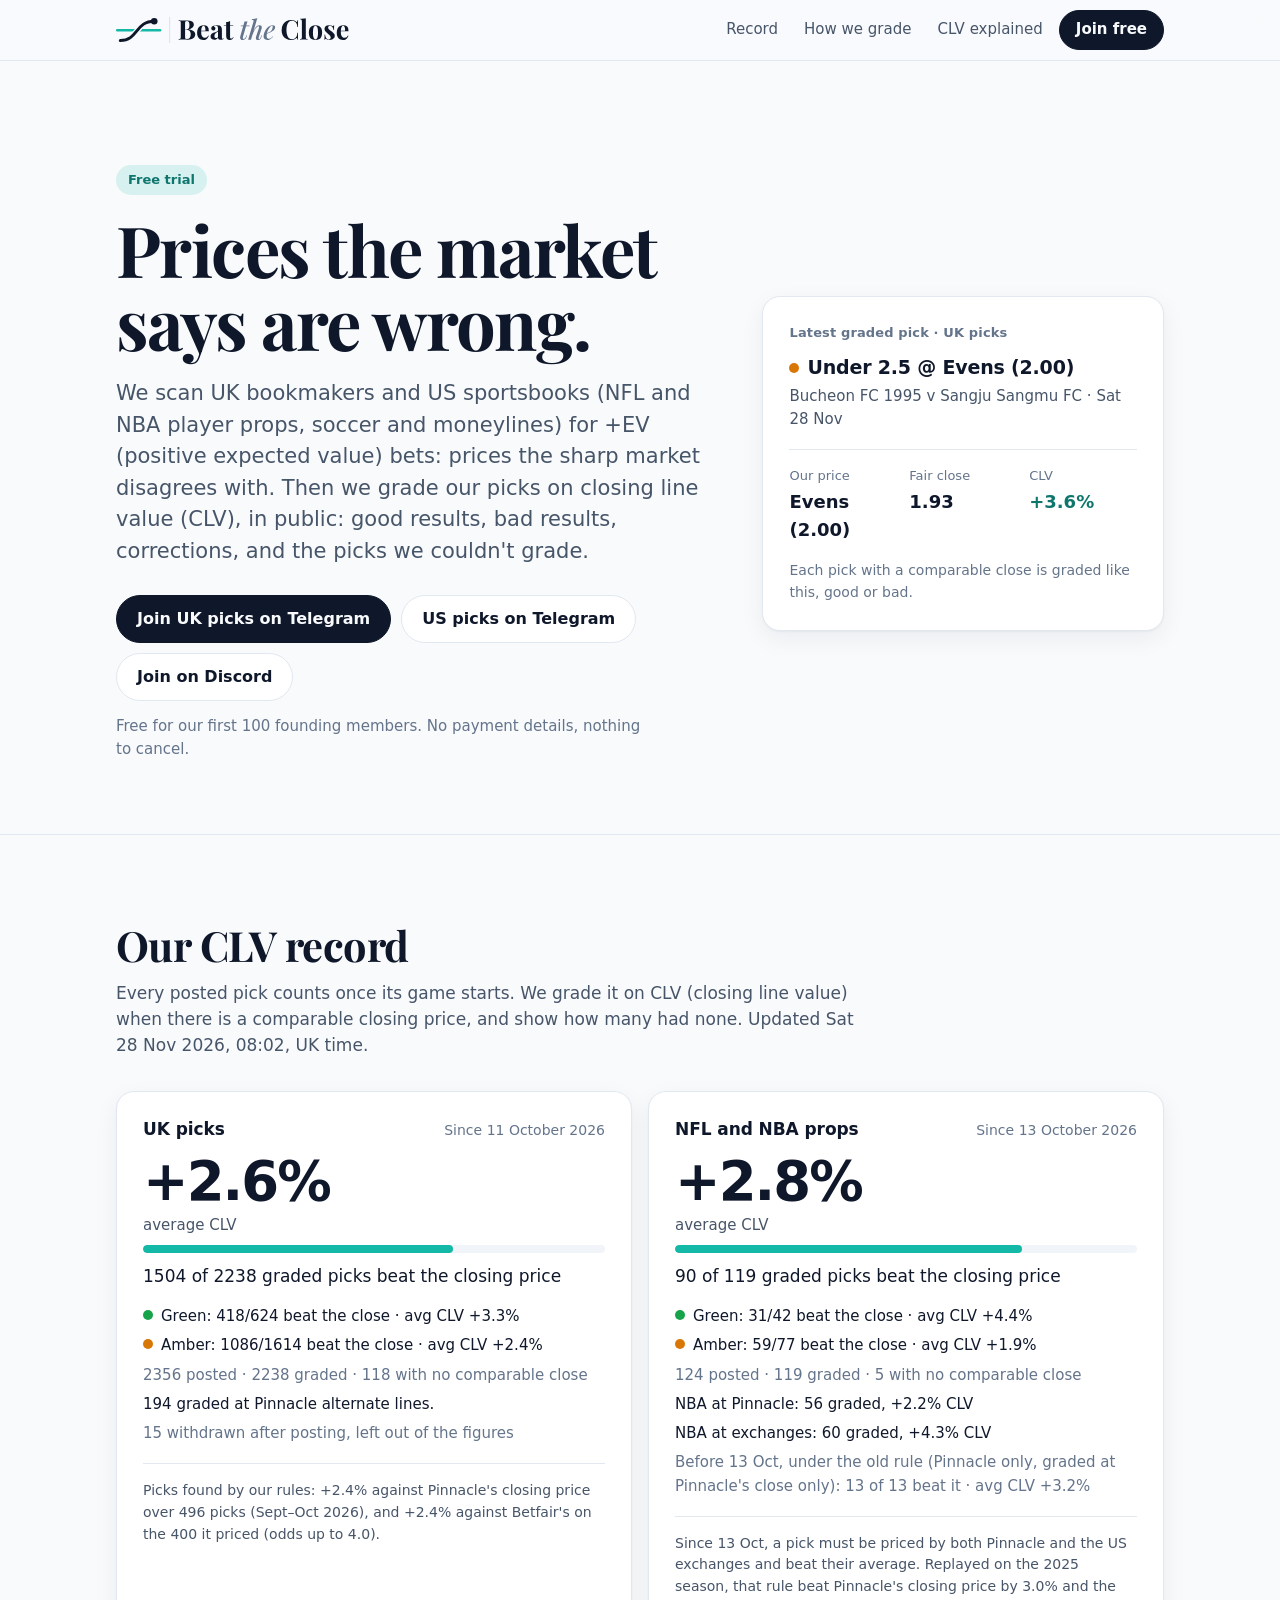
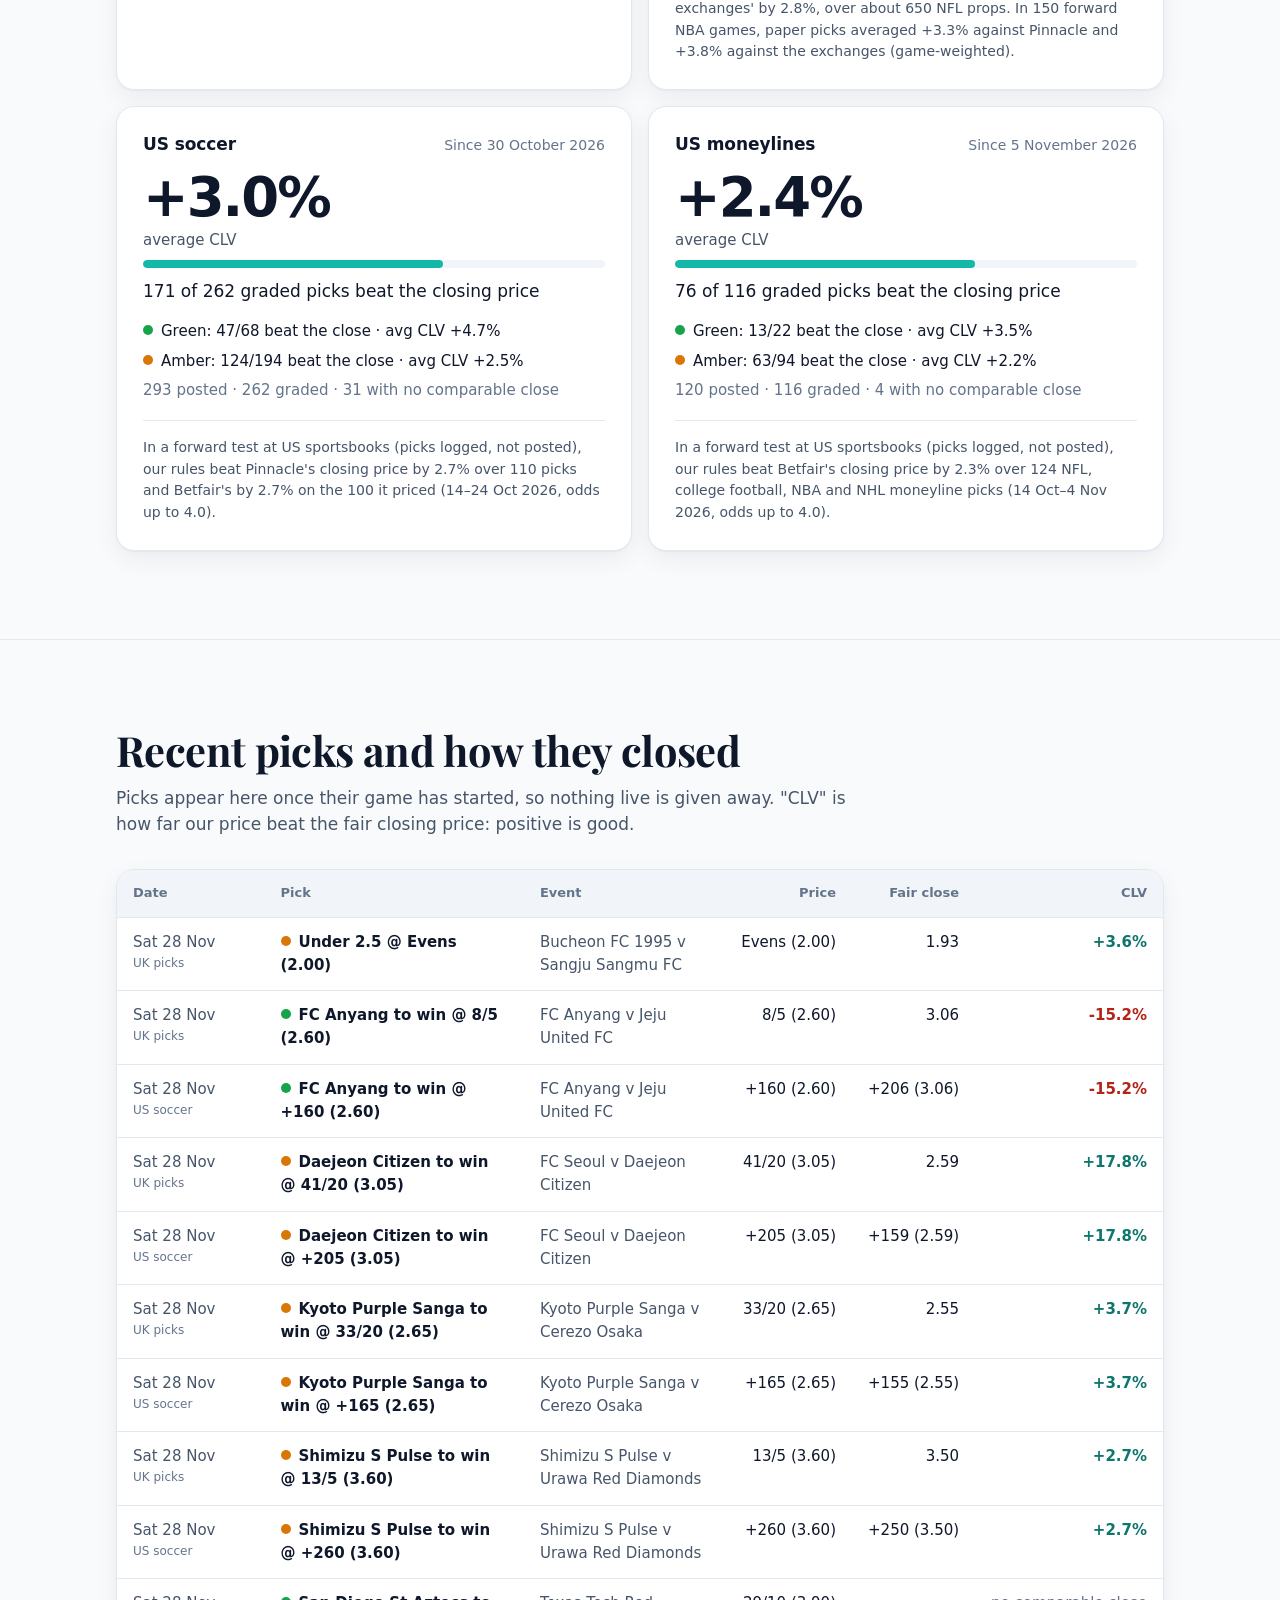
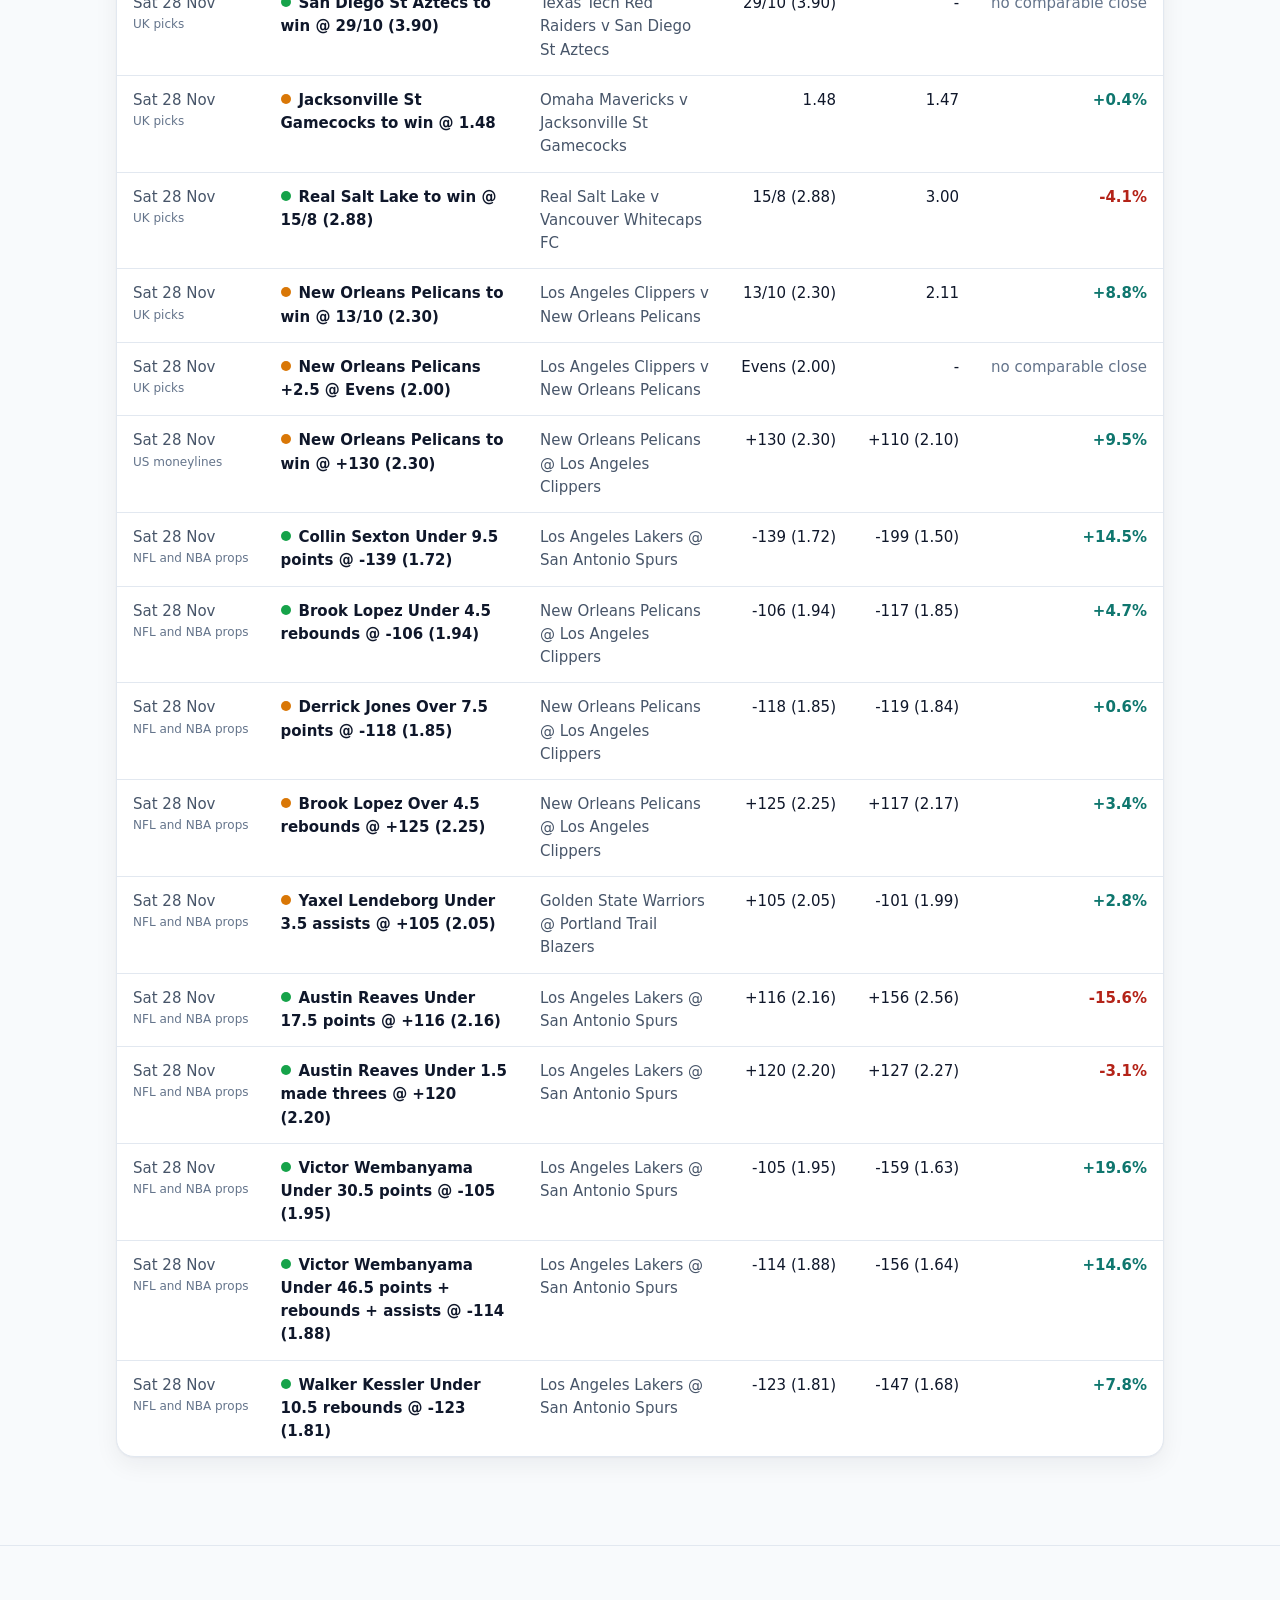
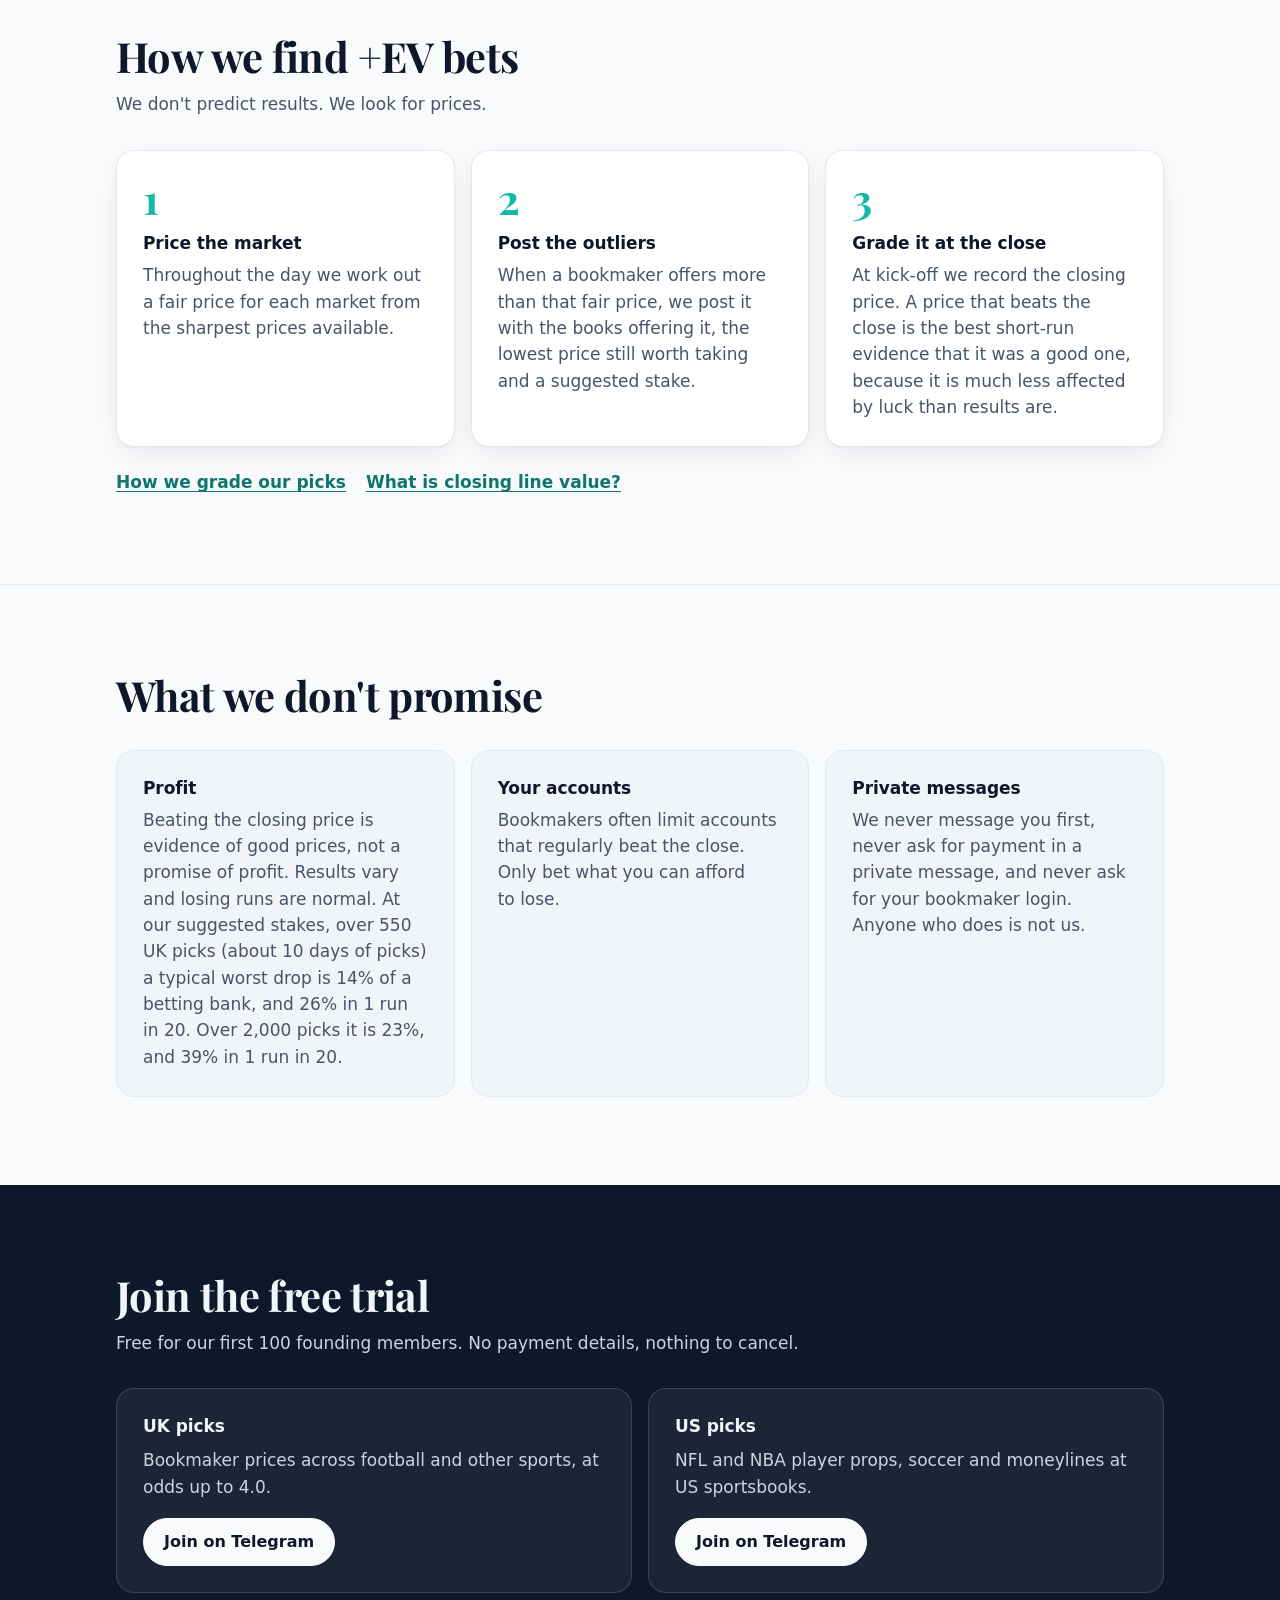
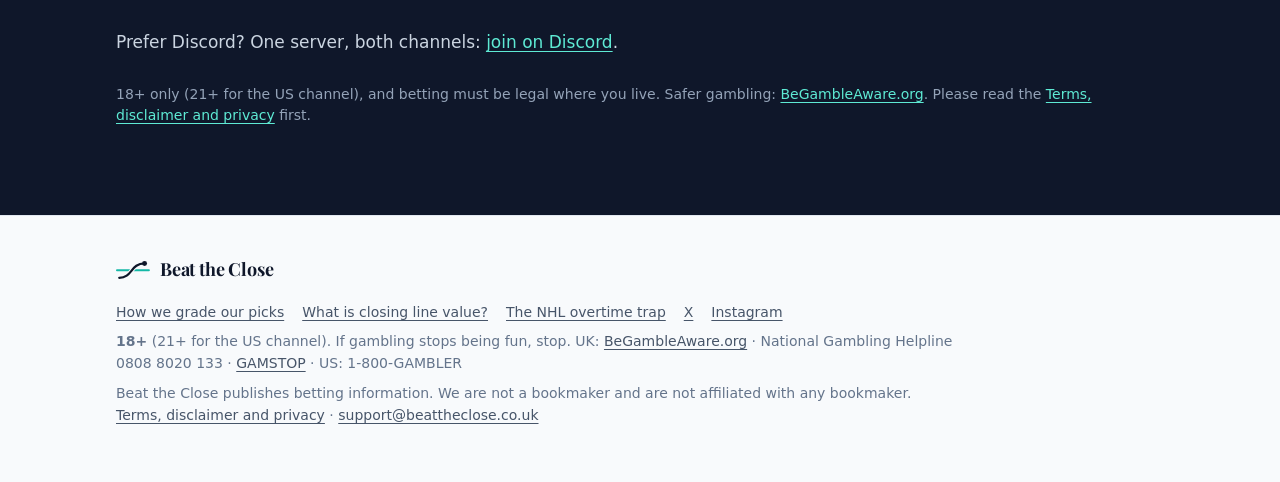
<file: index.html>
<!doctype html>
<html lang="en-GB">
<head>
<meta charset="utf-8">
<meta name="viewport" content="width=device-width, initial-scale=1, viewport-fit=cover">
<meta http-equiv="Content-Security-Policy" content="default-src 'none'; img-src 'self' data:; style-src 'self' 'unsafe-inline'; font-src 'self'; base-uri 'none'; form-action 'none'; upgrade-insecure-requests">
<meta name="referrer" content="strict-origin-when-cross-origin">
<title>+EV bets graded on closing line value (CLV) · Beat the Close</title>
<meta name="description" content="+EV bets from UK bookmakers and US sportsbooks, each graded on closing line value (CLV) in public. Free trial. 18+ · BeGambleAware.org.">
<meta name="robots" content="index, follow">
<meta name="color-scheme" content="light dark">
<meta name="theme-color" content="#f8fafc" media="(prefers-color-scheme: light)">
<meta name="theme-color" content="#0f172a" media="(prefers-color-scheme: dark)">
<link rel="canonical" href="https://beattheclose.co.uk/">
<link rel="icon" href="/favicon.ico" sizes="32x32">
<link rel="icon" href="/favicon.svg" type="image/svg+xml">
<link rel="apple-touch-icon" href="/apple-touch-icon.png">
<link rel="preload" href="/display.woff" as="font" type="font/woff" crossorigin>
<meta property="og:type" content="website">
<meta property="og:site_name" content="Beat the Close">
<meta property="og:url" content="https://beattheclose.co.uk/">
<meta property="og:title" content="+EV bets graded on closing line value (CLV) · Beat the Close">
<meta property="og:description" content="+EV bets from UK bookmakers and US sportsbooks, each graded on closing line value (CLV) in public. Free trial. 18+ · BeGambleAware.org.">
<meta property="og:image" content="https://beattheclose.co.uk/og-image.png">
<meta property="og:image:width" content="1200">
<meta property="og:image:height" content="630">
<meta property="og:image:alt" content="Beat the Close: every pick graded against the closing line, in public.">
<meta name="twitter:card" content="summary_large_image">
<link rel="stylesheet" href="/style.css">
<script type="application/ld+json">{"@context": "https://schema.org", "@type": "Organization", "@id": "https://beattheclose.co.uk/#org", "name": "Beat the Close", "url": "https://beattheclose.co.uk/", "logo": "https://beattheclose.co.uk/logo.png", "email": "support@beattheclose.co.uk", "sameAs": ["https://x.com/BeatTheCloseUK", "https://www.instagram.com/beattheclose/"]}</script>
<script type="application/ld+json">{"@context": "https://schema.org", "@type": "WebSite", "name": "Beat the Close", "url": "https://beattheclose.co.uk/", "publisher": {"@id": "https://beattheclose.co.uk/#org"}}</script>
</head>
<body>
<a class="skip" href="#main">Skip to content</a>
<header class="site-header"><div class="wrap">
  <a class="brand" href="/" aria-label="Beat the Close, home"><svg class="logo" role="img" aria-label="Beat the Close" xmlns="http://www.w3.org/2000/svg" viewBox="0.0 -117.5 1212.2 135.0" data-w="1212" data-h="135">

<g transform="translate(-16.15 -186.98) scale(0.52083)">
<mask id="logo-gap" maskUnits="userSpaceOnUse" x="0" y="0" width="512" height="512"><rect width="512" height="512" fill="#fff"/><path d="M74 368C252 368 222 176 412 176" fill="none" stroke="#000" stroke-width="56" stroke-linecap="round"/></mask>
<line x1="44" y1="266" x2="470" y2="266" style="stroke:var(--logo-line,#14B8A6)" stroke-width="26" stroke-linecap="round" mask="url(#logo-gap)"/>
<path d="M74 368C252 368 222 176 412 176" fill="none" stroke="currentColor" stroke-width="30" stroke-linecap="round"/>
<circle cx="412" cy="176" r="33" fill="currentColor"/>
</g>
<rect x="277.42" y="-117.50" width="3.50" height="135.00" style="fill:var(--logo-divider,#CBD5E1)"/>
<path fill="currentColor" d="M325.66 -100Q329.33 -99.86 335.26 -99.72Q341.2 -99.58 347.13 -99.58Q354.03 -99.58 360.35 -99.72Q366.66 -99.86 369.31 -99.86Q386.85 -99.86 395.52 -93.64Q404.19 -87.43 404.19 -77.68Q404.19 -72.74 401.26 -67.67Q398.32 -62.6 392.1 -58.63Q385.89 -54.66 376.03 -52.85V-52.57Q389.22 -51.58 396.99 -47.74Q404.76 -43.9 408.15 -38.55Q411.54 -33.19 411.54 -27.4Q411.54 -18.5 406.88 -12.4Q402.22 -6.3 393.46 -3.15Q384.71 0 372.55 0Q369.28 0 362.86 -0.21Q356.45 -0.42 347.41 -0.42Q341.2 -0.42 335.26 -0.35Q329.33 -0.28 325.66 0V-2.82Q330.21 -3.11 332.46 -3.95Q334.71 -4.8 335.48 -7.34Q336.26 -9.89 336.26 -14.97V-85.03Q336.26 -90.25 335.47 -92.73Q334.69 -95.2 332.41 -96.12Q330.13 -97.03 325.66 -97.18ZM367.47 -97.18Q362.03 -97.18 360.37 -94.77Q358.71 -92.37 358.71 -85.03V-14.97Q358.71 -10.03 359.49 -7.49Q360.27 -4.94 362.35 -4.1Q364.43 -3.25 368.46 -3.25Q378.75 -3.25 383.42 -9.68Q388.09 -16.1 388.09 -27.97Q388.09 -38.84 382.65 -44.77Q377.22 -50.71 364.65 -50.71H352.64Q352.64 -50.71 352.64 -51.91Q352.64 -53.11 352.64 -53.11H364.79Q371.42 -53.11 375.02 -56.29Q378.61 -59.46 379.96 -64.76Q381.31 -70.06 381.31 -76.13Q381.31 -86.58 378.1 -91.88Q374.89 -97.18 367.47 -97.18ZM455.61 -75.06Q468.04 -75.06 475.11 -67.67Q482.19 -60.28 482.19 -43.64H435.72L435.49 -46.33H464.39Q464.59 -53.25 463.6 -59.11Q462.61 -64.97 460.46 -68.5Q458.32 -72.03 454.79 -72.03Q449.9 -72.03 446.45 -65.83Q443.01 -59.63 442.19 -45.25L442.7 -44.35Q442.5 -42.66 442.44 -40.79Q442.39 -38.93 442.39 -36.98Q442.39 -27.2 445.11 -21.13Q447.84 -15.06 452.09 -12.34Q456.34 -9.63 460.78 -9.63Q463.66 -9.63 466.83 -10.51Q470.01 -11.38 473.26 -13.86Q476.51 -16.33 479.33 -20.96L481.91 -20Q480.27 -14.75 476.61 -9.65Q472.95 -4.55 467.24 -1.29Q461.54 1.98 453.63 1.98Q444.14 1.98 436.78 -2.09Q429.42 -6.16 425.24 -14.55Q421.06 -22.94 421.06 -35.79Q421.06 -48.9 425.52 -57.61Q429.98 -66.33 437.82 -70.69Q445.66 -75.06 455.61 -75.06ZM509.9 0.99Q503.6 0.99 499.36 -1.41Q495.13 -3.81 493.11 -7.85Q491.09 -11.89 491.09 -16.69Q491.09 -22.74 493.85 -26.57Q496.62 -30.4 501.02 -32.75Q505.41 -35.11 510.3 -36.69Q515.18 -38.28 519.57 -39.76Q523.97 -41.24 526.74 -43.26Q529.5 -45.28 529.5 -48.53V-59.58Q529.5 -63.31 528.33 -66.16Q527.16 -69.01 524.7 -70.62Q522.24 -72.23 518.23 -72.23Q515.46 -72.23 512.63 -71.45Q509.79 -70.68 507.89 -68.76Q511.93 -67.43 514.08 -64.53Q516.23 -61.64 516.23 -57.85Q516.23 -53.05 512.95 -50.28Q509.67 -47.51 505.04 -47.51Q500.01 -47.51 497.39 -50.68Q494.76 -53.84 494.76 -58.28Q494.76 -62.37 496.81 -65.1Q498.85 -67.82 502.61 -70.14Q506.45 -72.49 512.07 -73.77Q517.7 -75.06 524.19 -75.06Q530.66 -75.06 535.86 -73.71Q541.06 -72.37 544.67 -68.73Q547.92 -65.51 548.88 -60.76Q549.84 -56.02 549.84 -48.9V-10.48Q549.84 -6.95 550.56 -5.56Q551.28 -4.18 552.95 -4.18Q554.25 -4.18 555.45 -4.89Q556.65 -5.59 558.04 -6.64L559.5 -4.24Q556.45 -1.72 552.63 -0.37Q548.8 0.99 543.94 0.99Q538.66 0.99 535.59 -0.47Q532.53 -1.92 531.19 -4.51Q529.84 -7.09 529.76 -10.48Q526.45 -5.14 521.67 -2.08Q516.88 0.99 509.9 0.99ZM519.98 -8.05Q522.78 -8.05 525.11 -9.42Q527.44 -10.79 529.5 -13.79V-42.74Q528.23 -40.68 525.96 -38.97Q523.69 -37.26 521.14 -35.51Q518.6 -33.76 516.33 -31.61Q514.05 -29.46 512.6 -26.4Q511.14 -23.33 511.14 -18.87Q511.14 -13.39 513.59 -10.72Q516.03 -8.05 519.98 -8.05ZM592.27 -96.19V-73.02H608.94V-70.2H592.27V-13.16Q592.27 -8.9 593.83 -7.1Q595.38 -5.31 598.43 -5.31Q601.06 -5.31 603.57 -7.25Q606.09 -9.18 608.09 -13.81L610.49 -12.51Q608.15 -6.19 603.56 -2.1Q598.97 1.98 591.11 1.98Q586.4 1.98 582.91 0.78Q579.42 -0.42 577.02 -2.77Q573.91 -5.93 572.92 -10.49Q571.93 -15.06 571.93 -22.46V-70.2H560.07V-73.02H571.93V-91.67Q577.84 -91.72 582.82 -92.78Q587.81 -93.84 592.27 -96.19Z"/>
<path style="fill:var(--logo-the,#64748B)" d="M693.76 -72.74 693.33 -69.92H647.71L648.42 -72.74ZM658.64 -12.01Q657.46 -7.68 659.14 -5.75Q660.82 -3.81 663.67 -3.81Q666.72 -3.81 669.83 -6.58Q672.94 -9.35 675.76 -17.26L677.8 -22.88H680.48L677.57 -14.21Q674.55 -5.25 669.49 -1.64Q664.43 1.98 657.6 1.98Q651.55 1.98 648.36 -0.66Q645.17 -3.31 644.57 -8.02Q643.98 -12.74 645.7 -18.7L667.34 -94.07Q671.61 -94.21 675.48 -94.63Q679.35 -95.06 682.65 -96.05ZM700.96 0H686.13L714.09 -94.21Q715.51 -99.01 713.76 -101.27Q712 -103.53 705.08 -103.53L705.96 -106.5Q714.49 -106.64 721.26 -108.12Q728.02 -109.6 733.87 -112.29ZM704.77 -20.76Q710.22 -36.07 715.1 -46.48Q719.97 -56.89 724.73 -63.11Q729.49 -69.32 734.53 -72.02Q739.57 -74.72 745.11 -74.72Q751.83 -74.72 754.46 -71.61Q757.09 -68.5 756.91 -63.57Q756.72 -58.64 754.97 -53.39L741.21 -12.01Q740.03 -8.28 740.35 -6.05Q740.68 -3.81 743.36 -3.81Q745.76 -3.81 748.25 -6.48Q750.73 -9.15 753.56 -17.12L755.62 -22.88H758.3L754.77 -12.57Q752.8 -6.64 749.82 -3.53Q746.83 -0.42 743.52 0.78Q740.2 1.98 737.06 1.98Q731.04 1.98 728.53 -0.72Q726.02 -3.42 726.26 -8.15Q726.5 -12.88 728.39 -18.7L741.55 -58.33Q742.29 -60.54 742.78 -63.14Q743.28 -65.73 742.6 -67.54Q741.92 -69.35 739.01 -69.35Q735.73 -69.35 731.89 -66.05Q728.05 -62.74 723.97 -56.67Q719.89 -50.59 715.9 -42.22Q711.92 -33.84 708.28 -23.77Q704.63 -13.7 701.55 -2.34ZM779.15 -31.58Q786.38 -34.15 792.4 -36.84Q798.42 -39.52 802.2 -42.6Q807.4 -46.98 810.49 -53.02Q813.59 -59.07 813.59 -66.24Q813.59 -69.92 813.02 -70.97Q812.46 -72.03 811.33 -72.03Q807.94 -72.03 804 -68.91Q800.06 -65.79 796.24 -60.38Q792.43 -54.97 789.25 -48.11Q786.07 -41.24 784.17 -33.57Q782.26 -25.9 782.26 -18.39Q782.26 -10.99 785.06 -7.9Q787.85 -4.8 792.4 -4.8Q797.03 -4.8 802.68 -7.71Q808.33 -10.62 813.76 -18.08L816.02 -16.95Q813.25 -12.29 808.73 -7.91Q804.21 -3.53 798.47 -0.78Q792.74 1.98 786.16 1.98Q780.31 1.98 775.8 -0.28Q771.3 -2.54 768.83 -6.99Q766.35 -11.44 766.35 -17.94Q766.35 -24.46 768.69 -32.15Q771.02 -39.83 775.31 -47.34Q779.6 -54.86 785.58 -61.09Q791.55 -67.32 798.84 -71.02Q806.13 -74.72 814.43 -74.72Q819.43 -74.72 822.87 -72.25Q826.3 -69.77 826.3 -64.77Q826.3 -59.18 823.08 -54.34Q819.86 -49.49 814.52 -45.49Q809.18 -41.5 802.85 -38.39Q796.52 -35.28 790.3 -33.02Q784.07 -30.76 779.01 -29.38Z"/>
<path fill="currentColor" d="M909.89 -101.98Q919.21 -101.98 925.21 -99.22Q931.21 -96.47 935.87 -92.8Q938.7 -90.68 940.18 -92.3Q941.67 -93.93 942.23 -100H945.48Q945.2 -94.52 945.05 -86.65Q944.91 -78.79 944.91 -65.82H941.67Q940.93 -72.32 939.83 -76.94Q938.73 -81.55 936.72 -85.03Q934.72 -88.5 931.04 -91.38Q927.51 -94.89 922.87 -96.61Q918.22 -98.33 913.16 -98.33Q905.56 -98.33 900.2 -94.28Q894.83 -90.23 891.48 -83.35Q888.13 -76.47 886.58 -67.75Q885.03 -59.04 885.03 -49.72Q885.03 -40.23 886.66 -31.54Q888.3 -22.85 891.76 -16.09Q895.22 -9.32 900.7 -5.38Q906.18 -1.44 913.73 -1.44Q918.39 -1.44 923.15 -3.18Q927.91 -4.92 931.27 -8.28Q936.75 -12.54 938.71 -18.87Q940.68 -25.2 941.67 -35.59H944.91Q944.91 -22.15 945.05 -13.88Q945.2 -5.62 945.48 0H942.23Q941.67 -6.07 940.32 -7.63Q938.98 -9.18 935.87 -7.2Q930.65 -3.53 924.79 -0.78Q918.92 1.98 909.74 1.98Q894.8 1.98 883.56 -4.1Q872.31 -10.17 866.1 -21.61Q859.89 -33.05 859.89 -49.15Q859.89 -64.97 866.31 -76.84Q872.74 -88.7 883.98 -95.34Q895.22 -101.98 909.89 -101.98ZM985.56 -110.56V-13.13Q985.56 -7.2 987.61 -5.08Q989.66 -2.97 994.6 -2.97V0Q991.97 -0.14 986.62 -0.35Q981.27 -0.56 975.73 -0.56Q970.27 -0.56 964.64 -0.35Q959.01 -0.14 956.19 0V-2.97Q961.13 -2.97 963.18 -5.08Q965.22 -7.2 965.22 -13.12V-93.63Q965.22 -99.97 963.32 -103.01Q961.42 -106.05 956.19 -106.05V-109.01Q960.7 -108.59 964.94 -108.59Q970.82 -108.59 976 -109.08Q981.18 -109.58 985.56 -110.56ZM1035.82 -75.06Q1046.04 -75.06 1053.8 -71.23Q1061.55 -67.4 1065.99 -58.93Q1070.42 -50.45 1070.42 -36.47Q1070.42 -22.49 1065.99 -14.04Q1061.55 -5.59 1053.8 -1.81Q1046.04 1.98 1035.82 1.98Q1025.73 1.98 1017.91 -1.81Q1010.08 -5.59 1005.65 -14.04Q1001.21 -22.49 1001.21 -36.47Q1001.21 -50.45 1005.65 -58.93Q1010.08 -67.4 1017.91 -71.23Q1025.73 -75.06 1035.82 -75.06ZM1035.82 -72.23Q1030.05 -72.23 1026.3 -63.81Q1022.54 -55.4 1022.54 -36.47Q1022.54 -17.54 1026.3 -9.19Q1030.05 -0.85 1035.82 -0.85Q1041.58 -0.85 1045.34 -9.19Q1049.09 -17.54 1049.09 -36.47Q1049.09 -55.4 1045.34 -63.81Q1041.58 -72.23 1035.82 -72.23ZM1107.06 -75.06Q1113.05 -75.06 1117.47 -73.52Q1121.89 -71.98 1123.9 -70.68Q1128.73 -67.37 1129.8 -74.92H1132.8Q1132.51 -70.88 1132.37 -65.18Q1132.23 -59.49 1132.23 -50.06H1129.24Q1128.56 -55.28 1126.59 -60.31Q1124.63 -65.34 1120.89 -68.64Q1117.15 -71.95 1111.13 -71.95Q1107.03 -71.95 1104.26 -69.58Q1101.5 -67.2 1101.5 -62.85Q1101.5 -58.62 1104.04 -55.41Q1106.58 -52.2 1110.59 -49.34Q1114.6 -46.47 1118.9 -43.19Q1123.67 -39.72 1127.46 -36.27Q1131.24 -32.82 1133.52 -28.71Q1135.79 -24.6 1135.79 -18.98Q1135.79 -12.57 1132.1 -7.85Q1128.42 -3.14 1122.39 -0.58Q1116.35 1.98 1109.01 1.98Q1104.8 1.98 1101.5 1.14Q1098.19 0.31 1095.82 -0.93Q1093.9 -1.89 1092.33 -2.67Q1090.76 -3.45 1089.26 -3.9Q1087.85 -4.35 1086.81 -2.98Q1085.76 -1.61 1085.2 0.99H1082.2Q1082.48 -3.53 1082.63 -10.03Q1082.77 -16.53 1082.77 -27.26H1085.76Q1086.67 -19.6 1088.88 -13.76Q1091.1 -7.91 1095.01 -4.59Q1098.93 -1.27 1104.8 -1.27Q1107.29 -1.27 1109.55 -2.29Q1111.81 -3.31 1113.28 -5.51Q1114.74 -7.71 1114.74 -11.3Q1114.74 -17.51 1110.69 -21.64Q1106.64 -25.76 1100.48 -30.57Q1095.9 -34.24 1091.88 -37.78Q1087.85 -41.33 1085.31 -45.64Q1082.77 -49.94 1082.77 -55.57Q1082.77 -61.92 1086.17 -66.24Q1089.57 -70.56 1095.14 -72.81Q1100.7 -75.06 1107.06 -75.06ZM1180.76 -75.06Q1193.19 -75.06 1200.27 -67.67Q1207.34 -60.28 1207.34 -43.64H1160.87L1160.65 -46.33H1189.55Q1189.74 -53.25 1188.76 -59.11Q1187.77 -64.97 1185.62 -68.5Q1183.47 -72.03 1179.94 -72.03Q1175.05 -72.03 1171.61 -65.83Q1168.16 -59.63 1167.34 -45.25L1167.85 -44.35Q1167.65 -42.66 1167.6 -40.79Q1167.54 -38.93 1167.54 -36.98Q1167.54 -27.2 1170.27 -21.13Q1172.99 -15.06 1177.24 -12.34Q1181.5 -9.63 1185.93 -9.63Q1188.81 -9.63 1191.99 -10.51Q1195.17 -11.38 1198.42 -13.86Q1201.67 -16.33 1204.49 -20.96L1207.06 -20Q1205.42 -14.75 1201.76 -9.65Q1198.11 -4.55 1192.4 -1.29Q1186.69 1.98 1178.78 1.98Q1169.29 1.98 1161.93 -2.09Q1154.57 -6.16 1150.39 -14.55Q1146.21 -22.94 1146.21 -35.79Q1146.21 -48.9 1150.68 -57.61Q1155.14 -66.33 1162.98 -70.69Q1170.82 -75.06 1180.76 -75.06Z"/>
</svg></a>
  <nav class="site-nav" aria-label="Sections">
    <a class="link" href="/#record">Record</a><a class="link" href="/how-we-grade/">How we grade</a><a class="link" href="/closing-line-value/">CLV explained</a>
    <a class="btn primary small" href="/#join">Join free</a>
  </nav>
</div></header>

<main id="main">
  <div class="wrap hero">
    <div>
      <p class="badge">Free trial</p>
      <h1>Prices the market says are wrong.</h1>
      <p class="lead">We scan UK bookmakers and US sportsbooks (NFL and NBA player props, soccer and moneylines) for +EV (positive expected value) bets: prices the sharp market disagrees
         with. Then we grade our picks on closing line value (CLV), in public: good results, bad results, corrections, and
         the picks we couldn't grade.</p>
      <div class="buttons"><a class="btn primary" href="https://t.me/+t6P7BA5DvUY2Y2Q8" rel="noopener">Join UK picks on Telegram</a><a class="btn " href="https://t.me/+v_nTTCn0uIU0NDE0" rel="noopener">US picks on Telegram</a><a class="btn " href="https://discord.gg/E3mRSd9egq" rel="noopener">Join on Discord</a></div>
      <p class="note">Free for our first 100 founding members. No payment details, nothing to cancel.</p>
    </div>
    <aside class="card latest" aria-label="Latest graded pick"><p class="eyebrow">Latest graded pick · UK picks</p><p class="latest-pick"><span class="dot amber" aria-hidden="true"></span>Under 2.5 @ Evens (2.00)</p><p class="latest-event">Bucheon FC 1995 v Sangju Sangmu FC · Sat 28 Nov</p><dl class="grade"><div><dt>Our price</dt><dd>Evens (2.00)</dd></div><div><dt>Fair close</dt><dd>1.93</dd></div><div><dt>CLV</dt><dd><span class="pos">+3.6%</span></dd></div></dl><p class="note">Each pick with a comparable close is graded like this, good or bad.</p></aside>
  </div>

  <section id="record"><div class="wrap">
    <div class="section-head">
      <h2>Our CLV record</h2>
      <p>Every posted pick counts once its game starts. We grade it on CLV (closing line value) when there is a
         comparable closing price, and show how many had none. Updated Sat 28 Nov 2026, 08:02, UK time.</p>
    </div>
    <div class="cards"><article class="card record-card"><div class="card-head"><h3>UK picks</h3><span class="since">Since 11 October 2026</span></div><p class="big">+2.6%<span>average CLV</span></p><div class="meter" role="img" aria-label="67% of graded picks beat the closing price"><span style="width:67%"></span></div><p class="sub">1504 of 2238 graded picks beat the closing price</p><ul class="bands"><li><span class="dot green" aria-hidden="true"></span>Green: 418/624 beat the close · avg CLV +3.3%</li><li><span class="dot amber" aria-hidden="true"></span>Amber: 1086/1614 beat the close · avg CLV +2.4%</li><li class="muted">2356 posted · 2238 graded · 118 with no comparable close</li><li>194 graded at Pinnacle alternate lines.</li><li class="muted">15 withdrawn after posting, left out of the figures</li></ul><p class="past">Picks found by our rules: +2.4% against Pinnacle&#x27;s closing price over 496 picks (Sept–Oct 2026), and +2.4% against Betfair&#x27;s on the 400 it priced (odds up to 4.0).</p></article><article class="card record-card"><div class="card-head"><h3>NFL and NBA props</h3><span class="since">Since 13 October 2026</span></div><p class="big">+2.8%<span>average CLV</span></p><div class="meter" role="img" aria-label="75% of graded picks beat the closing price"><span style="width:75%"></span></div><p class="sub">90 of 119 graded picks beat the closing price</p><ul class="bands"><li><span class="dot green" aria-hidden="true"></span>Green: 31/42 beat the close · avg CLV +4.4%</li><li><span class="dot amber" aria-hidden="true"></span>Amber: 59/77 beat the close · avg CLV +1.9%</li><li class="muted">124 posted · 119 graded · 5 with no comparable close</li><li>NBA at Pinnacle: 56 graded, +2.2% CLV</li><li>NBA at exchanges: 60 graded, +4.3% CLV</li><li class="muted">Before 13 Oct, under the old rule (Pinnacle only, graded at Pinnacle's close only): 13 of 13 beat it · avg CLV +3.2%</li></ul><p class="past">Since 13 Oct, a pick must be priced by both Pinnacle and the US exchanges and beat their average. Replayed on the 2025 season, that rule beat Pinnacle&#x27;s closing price by 3.0% and the exchanges&#x27; by 2.8%, over about 650 NFL props. In 150 forward NBA games, paper picks averaged +3.3% against Pinnacle and +3.8% against the exchanges (game-weighted).</p></article><article class="card record-card"><div class="card-head"><h3>US soccer</h3><span class="since">Since 30 October 2026</span></div><p class="big">+3.0%<span>average CLV</span></p><div class="meter" role="img" aria-label="65% of graded picks beat the closing price"><span style="width:65%"></span></div><p class="sub">171 of 262 graded picks beat the closing price</p><ul class="bands"><li><span class="dot green" aria-hidden="true"></span>Green: 47/68 beat the close · avg CLV +4.7%</li><li><span class="dot amber" aria-hidden="true"></span>Amber: 124/194 beat the close · avg CLV +2.5%</li><li class="muted">293 posted · 262 graded · 31 with no comparable close</li></ul><p class="past">In a forward test at US sportsbooks (picks logged, not posted), our rules beat Pinnacle&#x27;s closing price by 2.7% over 110 picks and Betfair&#x27;s by 2.7% on the 100 it priced (14–24 Oct 2026, odds up to 4.0).</p></article><article class="card record-card"><div class="card-head"><h3>US moneylines</h3><span class="since">Since 5 November 2026</span></div><p class="big">+2.4%<span>average CLV</span></p><div class="meter" role="img" aria-label="65% of graded picks beat the closing price"><span style="width:65%"></span></div><p class="sub">76 of 116 graded picks beat the closing price</p><ul class="bands"><li><span class="dot green" aria-hidden="true"></span>Green: 13/22 beat the close · avg CLV +3.5%</li><li><span class="dot amber" aria-hidden="true"></span>Amber: 63/94 beat the close · avg CLV +2.2%</li><li class="muted">120 posted · 116 graded · 4 with no comparable close</li></ul><p class="past">In a forward test at US sportsbooks (picks logged, not posted), our rules beat Betfair&#x27;s closing price by 2.3% over 124 NFL, college football, NBA and NHL moneyline picks (14 Oct–4 Nov 2026, odds up to 4.0).</p></article></div>
  </div></section>

  <section id="recent"><div class="wrap">
    <div class="section-head">
      <h2>Recent picks and how they closed</h2>
      <p>Picks appear here once their game has started, so nothing live is given away. "CLV" is how far our
         price beat the fair closing price: positive is good.</p>
    </div>
    <div class="table-wrap"><table class="picks">
      <caption class="sr-only">Recent picks and their CLV (closing line value)</caption>
      <thead><tr><th scope="col">Date</th><th scope="col">Pick</th><th scope="col">Event</th><th scope="col" class="num">Price</th><th scope="col" class="num">Fair close</th><th scope="col" class="num">CLV</th></tr></thead>
      <tbody><tr><td class="date">Sat 28 Nov<span class="chan">UK picks</span></td><td class="pick"><span class="dot amber" aria-hidden="true"></span>Under 2.5 @ Evens (2.00)</td><td class="event">Bucheon FC 1995 v Sangju Sangmu FC</td><td class="num" data-label="Price">Evens (2.00)</td><td class="num" data-label="Fair close">1.93</td><td class="num" data-label="CLV"><span class="pos">+3.6%</span></td></tr><tr><td class="date">Sat 28 Nov<span class="chan">UK picks</span></td><td class="pick"><span class="dot green" aria-hidden="true"></span>FC Anyang to win @ 8/5 (2.60)</td><td class="event">FC Anyang v Jeju United FC</td><td class="num" data-label="Price">8/5 (2.60)</td><td class="num" data-label="Fair close">3.06</td><td class="num" data-label="CLV"><span class="neg">-15.2%</span></td></tr><tr><td class="date">Sat 28 Nov<span class="chan">US soccer</span></td><td class="pick"><span class="dot green" aria-hidden="true"></span>FC Anyang to win @ +160 (2.60)</td><td class="event">FC Anyang v Jeju United FC</td><td class="num" data-label="Price">+160 (2.60)</td><td class="num" data-label="Fair close">+206 (3.06)</td><td class="num" data-label="CLV"><span class="neg">-15.2%</span></td></tr><tr><td class="date">Sat 28 Nov<span class="chan">UK picks</span></td><td class="pick"><span class="dot amber" aria-hidden="true"></span>Daejeon Citizen to win @ 41/20 (3.05)</td><td class="event">FC Seoul v Daejeon Citizen</td><td class="num" data-label="Price">41/20 (3.05)</td><td class="num" data-label="Fair close">2.59</td><td class="num" data-label="CLV"><span class="pos">+17.8%</span></td></tr><tr><td class="date">Sat 28 Nov<span class="chan">US soccer</span></td><td class="pick"><span class="dot amber" aria-hidden="true"></span>Daejeon Citizen to win @ +205 (3.05)</td><td class="event">FC Seoul v Daejeon Citizen</td><td class="num" data-label="Price">+205 (3.05)</td><td class="num" data-label="Fair close">+159 (2.59)</td><td class="num" data-label="CLV"><span class="pos">+17.8%</span></td></tr><tr><td class="date">Sat 28 Nov<span class="chan">UK picks</span></td><td class="pick"><span class="dot amber" aria-hidden="true"></span>Kyoto Purple Sanga to win @ 33/20 (2.65)</td><td class="event">Kyoto Purple Sanga v Cerezo Osaka</td><td class="num" data-label="Price">33/20 (2.65)</td><td class="num" data-label="Fair close">2.55</td><td class="num" data-label="CLV"><span class="pos">+3.7%</span></td></tr><tr><td class="date">Sat 28 Nov<span class="chan">US soccer</span></td><td class="pick"><span class="dot amber" aria-hidden="true"></span>Kyoto Purple Sanga to win @ +165 (2.65)</td><td class="event">Kyoto Purple Sanga v Cerezo Osaka</td><td class="num" data-label="Price">+165 (2.65)</td><td class="num" data-label="Fair close">+155 (2.55)</td><td class="num" data-label="CLV"><span class="pos">+3.7%</span></td></tr><tr><td class="date">Sat 28 Nov<span class="chan">UK picks</span></td><td class="pick"><span class="dot amber" aria-hidden="true"></span>Shimizu S Pulse to win @ 13/5 (3.60)</td><td class="event">Shimizu S Pulse v Urawa Red Diamonds</td><td class="num" data-label="Price">13/5 (3.60)</td><td class="num" data-label="Fair close">3.50</td><td class="num" data-label="CLV"><span class="pos">+2.7%</span></td></tr><tr><td class="date">Sat 28 Nov<span class="chan">US soccer</span></td><td class="pick"><span class="dot amber" aria-hidden="true"></span>Shimizu S Pulse to win @ +260 (3.60)</td><td class="event">Shimizu S Pulse v Urawa Red Diamonds</td><td class="num" data-label="Price">+260 (3.60)</td><td class="num" data-label="Fair close">+250 (3.50)</td><td class="num" data-label="CLV"><span class="pos">+2.7%</span></td></tr><tr><td class="date">Sat 28 Nov<span class="chan">UK picks</span></td><td class="pick"><span class="dot green" aria-hidden="true"></span>San Diego St Aztecs to win @ 29/10 (3.90)</td><td class="event">Texas Tech Red Raiders v San Diego St Aztecs</td><td class="num" data-label="Price">29/10 (3.90)</td><td class="num" data-label="Fair close">-</td><td class="num" data-label="CLV"><span class="muted">no comparable close</span></td></tr><tr><td class="date">Sat 28 Nov<span class="chan">UK picks</span></td><td class="pick"><span class="dot amber" aria-hidden="true"></span>Jacksonville St Gamecocks to win @ 1.48</td><td class="event">Omaha Mavericks v Jacksonville St Gamecocks</td><td class="num" data-label="Price">1.48</td><td class="num" data-label="Fair close">1.47</td><td class="num" data-label="CLV"><span class="pos">+0.4%</span></td></tr><tr><td class="date">Sat 28 Nov<span class="chan">UK picks</span></td><td class="pick"><span class="dot green" aria-hidden="true"></span>Real Salt Lake to win @ 15/8 (2.88)</td><td class="event">Real Salt Lake v Vancouver Whitecaps FC</td><td class="num" data-label="Price">15/8 (2.88)</td><td class="num" data-label="Fair close">3.00</td><td class="num" data-label="CLV"><span class="neg">-4.1%</span></td></tr><tr><td class="date">Sat 28 Nov<span class="chan">UK picks</span></td><td class="pick"><span class="dot amber" aria-hidden="true"></span>New Orleans Pelicans to win @ 13/10 (2.30)</td><td class="event">Los Angeles Clippers v New Orleans Pelicans</td><td class="num" data-label="Price">13/10 (2.30)</td><td class="num" data-label="Fair close">2.11</td><td class="num" data-label="CLV"><span class="pos">+8.8%</span></td></tr><tr><td class="date">Sat 28 Nov<span class="chan">UK picks</span></td><td class="pick"><span class="dot amber" aria-hidden="true"></span>New Orleans Pelicans +2.5 @ Evens (2.00)</td><td class="event">Los Angeles Clippers v New Orleans Pelicans</td><td class="num" data-label="Price">Evens (2.00)</td><td class="num" data-label="Fair close">-</td><td class="num" data-label="CLV"><span class="muted">no comparable close</span></td></tr><tr><td class="date">Sat 28 Nov<span class="chan">US moneylines</span></td><td class="pick"><span class="dot amber" aria-hidden="true"></span>New Orleans Pelicans to win @ +130 (2.30)</td><td class="event">New Orleans Pelicans @ Los Angeles Clippers</td><td class="num" data-label="Price">+130 (2.30)</td><td class="num" data-label="Fair close">+110 (2.10)</td><td class="num" data-label="CLV"><span class="pos">+9.5%</span></td></tr><tr><td class="date">Sat 28 Nov<span class="chan">NFL and NBA props</span></td><td class="pick"><span class="dot green" aria-hidden="true"></span>Collin Sexton Under 9.5 points @ -139 (1.72)</td><td class="event">Los Angeles Lakers @ San Antonio Spurs</td><td class="num" data-label="Price">-139 (1.72)</td><td class="num" data-label="Fair close">-199 (1.50)</td><td class="num" data-label="CLV"><span class="pos">+14.5%</span></td></tr><tr><td class="date">Sat 28 Nov<span class="chan">NFL and NBA props</span></td><td class="pick"><span class="dot green" aria-hidden="true"></span>Brook Lopez Under 4.5 rebounds @ -106 (1.94)</td><td class="event">New Orleans Pelicans @ Los Angeles Clippers</td><td class="num" data-label="Price">-106 (1.94)</td><td class="num" data-label="Fair close">-117 (1.85)</td><td class="num" data-label="CLV"><span class="pos">+4.7%</span></td></tr><tr><td class="date">Sat 28 Nov<span class="chan">NFL and NBA props</span></td><td class="pick"><span class="dot amber" aria-hidden="true"></span>Derrick Jones Over 7.5 points @ -118 (1.85)</td><td class="event">New Orleans Pelicans @ Los Angeles Clippers</td><td class="num" data-label="Price">-118 (1.85)</td><td class="num" data-label="Fair close">-119 (1.84)</td><td class="num" data-label="CLV"><span class="pos">+0.6%</span></td></tr><tr><td class="date">Sat 28 Nov<span class="chan">NFL and NBA props</span></td><td class="pick"><span class="dot amber" aria-hidden="true"></span>Brook Lopez Over 4.5 rebounds @ +125 (2.25)</td><td class="event">New Orleans Pelicans @ Los Angeles Clippers</td><td class="num" data-label="Price">+125 (2.25)</td><td class="num" data-label="Fair close">+117 (2.17)</td><td class="num" data-label="CLV"><span class="pos">+3.4%</span></td></tr><tr><td class="date">Sat 28 Nov<span class="chan">NFL and NBA props</span></td><td class="pick"><span class="dot amber" aria-hidden="true"></span>Yaxel Lendeborg Under 3.5 assists @ +105 (2.05)</td><td class="event">Golden State Warriors @ Portland Trail Blazers</td><td class="num" data-label="Price">+105 (2.05)</td><td class="num" data-label="Fair close">-101 (1.99)</td><td class="num" data-label="CLV"><span class="pos">+2.8%</span></td></tr><tr><td class="date">Sat 28 Nov<span class="chan">NFL and NBA props</span></td><td class="pick"><span class="dot green" aria-hidden="true"></span>Austin Reaves Under 17.5 points @ +116 (2.16)</td><td class="event">Los Angeles Lakers @ San Antonio Spurs</td><td class="num" data-label="Price">+116 (2.16)</td><td class="num" data-label="Fair close">+156 (2.56)</td><td class="num" data-label="CLV"><span class="neg">-15.6%</span></td></tr><tr><td class="date">Sat 28 Nov<span class="chan">NFL and NBA props</span></td><td class="pick"><span class="dot green" aria-hidden="true"></span>Austin Reaves Under 1.5 made threes @ +120 (2.20)</td><td class="event">Los Angeles Lakers @ San Antonio Spurs</td><td class="num" data-label="Price">+120 (2.20)</td><td class="num" data-label="Fair close">+127 (2.27)</td><td class="num" data-label="CLV"><span class="neg">-3.1%</span></td></tr><tr><td class="date">Sat 28 Nov<span class="chan">NFL and NBA props</span></td><td class="pick"><span class="dot green" aria-hidden="true"></span>Victor Wembanyama Under 30.5 points @ -105 (1.95)</td><td class="event">Los Angeles Lakers @ San Antonio Spurs</td><td class="num" data-label="Price">-105 (1.95)</td><td class="num" data-label="Fair close">-159 (1.63)</td><td class="num" data-label="CLV"><span class="pos">+19.6%</span></td></tr><tr><td class="date">Sat 28 Nov<span class="chan">NFL and NBA props</span></td><td class="pick"><span class="dot green" aria-hidden="true"></span>Victor Wembanyama Under 46.5 points + rebounds + assists @ -114 (1.88)</td><td class="event">Los Angeles Lakers @ San Antonio Spurs</td><td class="num" data-label="Price">-114 (1.88)</td><td class="num" data-label="Fair close">-156 (1.64)</td><td class="num" data-label="CLV"><span class="pos">+14.6%</span></td></tr><tr><td class="date">Sat 28 Nov<span class="chan">NFL and NBA props</span></td><td class="pick"><span class="dot green" aria-hidden="true"></span>Walker Kessler Under 10.5 rebounds @ -123 (1.81)</td><td class="event">Los Angeles Lakers @ San Antonio Spurs</td><td class="num" data-label="Price">-123 (1.81)</td><td class="num" data-label="Fair close">-147 (1.68)</td><td class="num" data-label="CLV"><span class="pos">+7.8%</span></td></tr></tbody>
    </table></div>
  </div></section>

  <section id="how"><div class="wrap">
    <div class="section-head">
      <h2>How we find +EV bets</h2>
      <p>We don't predict results. We look for prices.</p>
    </div>
    <div class="steps">
      <div class="card step"><h3>Price the market</h3>
        <p>Throughout the day we work out a fair price for each market from the sharpest prices available.</p></div>
      <div class="card step"><h3>Post the outliers</h3>
        <p>When a bookmaker offers more than that fair price, we post it with the books offering it, the lowest
           price still worth taking and a suggested stake.</p></div>
      <div class="card step"><h3>Grade it at the close</h3>
        <p>At kick-off we record the closing price. A price that beats the close is the best short-run evidence
           that it was a good one, because it is much less affected by luck than results are.</p></div>
    </div>
    <p class="more"><a href="/how-we-grade/">How we grade our picks</a><a href="/closing-line-value/">What is closing line value?</a></p>
  </div></section>

  <section id="promise"><div class="wrap">
    <div class="section-head"><h2>What we don't promise</h2></div>
    <div class="honest">
      <div class="card"><h3>Profit</h3>
        <p>Beating the closing price is evidence of good prices, not a promise of profit. Results vary and losing
           runs are normal. At our suggested stakes, over 550 UK picks (about 10 days of picks) a typical worst
           drop is 14% of a betting bank, and 26% in 1 run in 20. Over 2,000 picks it is 23%, and 39% in 1 run
           in 20.</p></div>
      <div class="card"><h3>Your accounts</h3>
        <p>Bookmakers often limit accounts that regularly beat the close. Only bet what you can afford to lose.</p></div>
      <div class="card"><h3>Private messages</h3>
        <p>We never message you first, never ask for payment in a private message, and never ask for your
           bookmaker login. Anyone who does is not us.</p></div>
    </div>
  </div></section>

  <section id="join" class="join"><div class="wrap">
    <div class="section-head">
      <h2>Join the free trial</h2>
      <p>Free for our first 100 founding members. No payment details, nothing to cancel.</p>
    </div>
    <div class="tiles"><div class="tile"><h3>UK picks</h3><p>Bookmaker prices across football and other sports, at odds up to 4.0.</p><a class="btn primary" href="https://t.me/+t6P7BA5DvUY2Y2Q8" rel="noopener">Join on Telegram</a></div><div class="tile"><h3>US picks</h3><p>NFL and NBA player props, soccer and moneylines at US sportsbooks.</p><a class="btn primary" href="https://t.me/+v_nTTCn0uIU0NDE0" rel="noopener">Join on Telegram</a></div><p class="alt">Prefer Discord? One server, both channels: <a href="https://discord.gg/E3mRSd9egq" rel="noopener">join on Discord</a>.</p></div>
    <p class="rules">18+ only (21+ for the US channel), and betting must be legal where you live. Safer gambling:
       <a href="https://www.begambleaware.org">BeGambleAware.org</a>. Please read the <a href="/terms/">Terms, disclaimer and privacy</a> first.</p>
  </div></section>
</main>

<footer><div class="wrap">
  <div class="foot-brand"><svg class="mark" viewBox="31 143 452 240" aria-hidden="true">
<mask id="mark-gap" maskUnits="userSpaceOnUse" x="0" y="0" width="512" height="512"><rect width="512" height="512" fill="#fff"/><path d="M74 368C252 368 222 176 412 176" fill="none" stroke="#000" stroke-width="56" stroke-linecap="round"/></mask>
<line x1="44" y1="266" x2="470" y2="266" style="stroke:var(--logo-line,#14B8A6)" stroke-width="26" stroke-linecap="round" mask="url(#mark-gap)"/>
<path d="M74 368C252 368 222 176 412 176" fill="none" stroke="currentColor" stroke-width="30" stroke-linecap="round"/>
<circle cx="412" cy="176" r="33" fill="currentColor"/>
</svg><span>Beat the Close</span></div>
  <p class="guides"><a href="/how-we-grade/">How we grade our picks</a><a href="/closing-line-value/">What is closing line value?</a><a href="/research/nhl-overtime-totals/">The NHL overtime trap</a><a href="https://x.com/BeatTheCloseUK" rel="me noopener">X</a><a href="https://www.instagram.com/beattheclose/" rel="me noopener">Instagram</a></p>
  <p><strong>18+</strong> (21+ for the US channel). If gambling stops being fun, stop. UK: <a href="https://www.begambleaware.org">BeGambleAware.org</a>
     · National Gambling Helpline 0808 8020 133 · <a href="https://www.gamstop.co.uk">GAMSTOP</a> · US: 1-800-GAMBLER</p>
  <p>Beat the Close publishes betting information. We are not a bookmaker and are not affiliated with any bookmaker.
     <a href="/terms/">Terms, disclaimer and privacy</a> · <a href="mailto:support@beattheclose.co.uk">support@beattheclose.co.uk</a></p>
</div></footer>
</body>
</html>
</file>
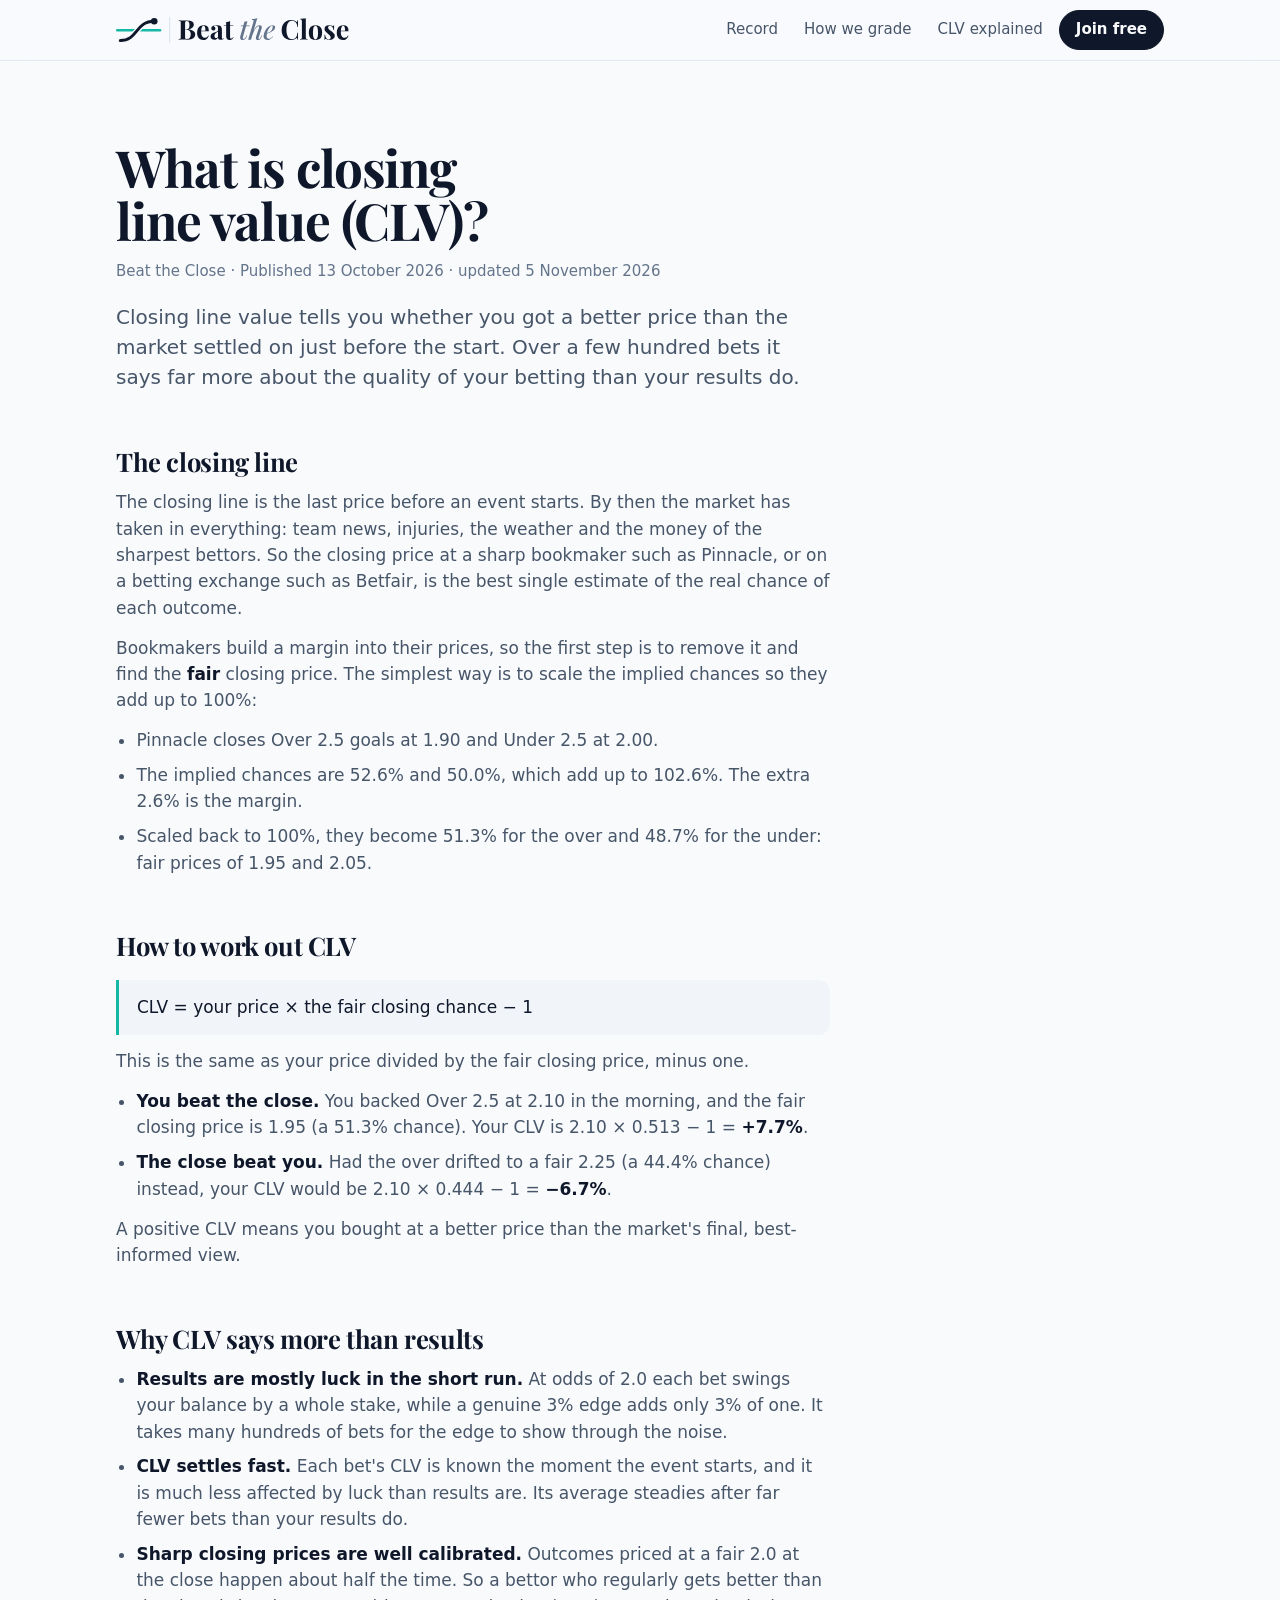
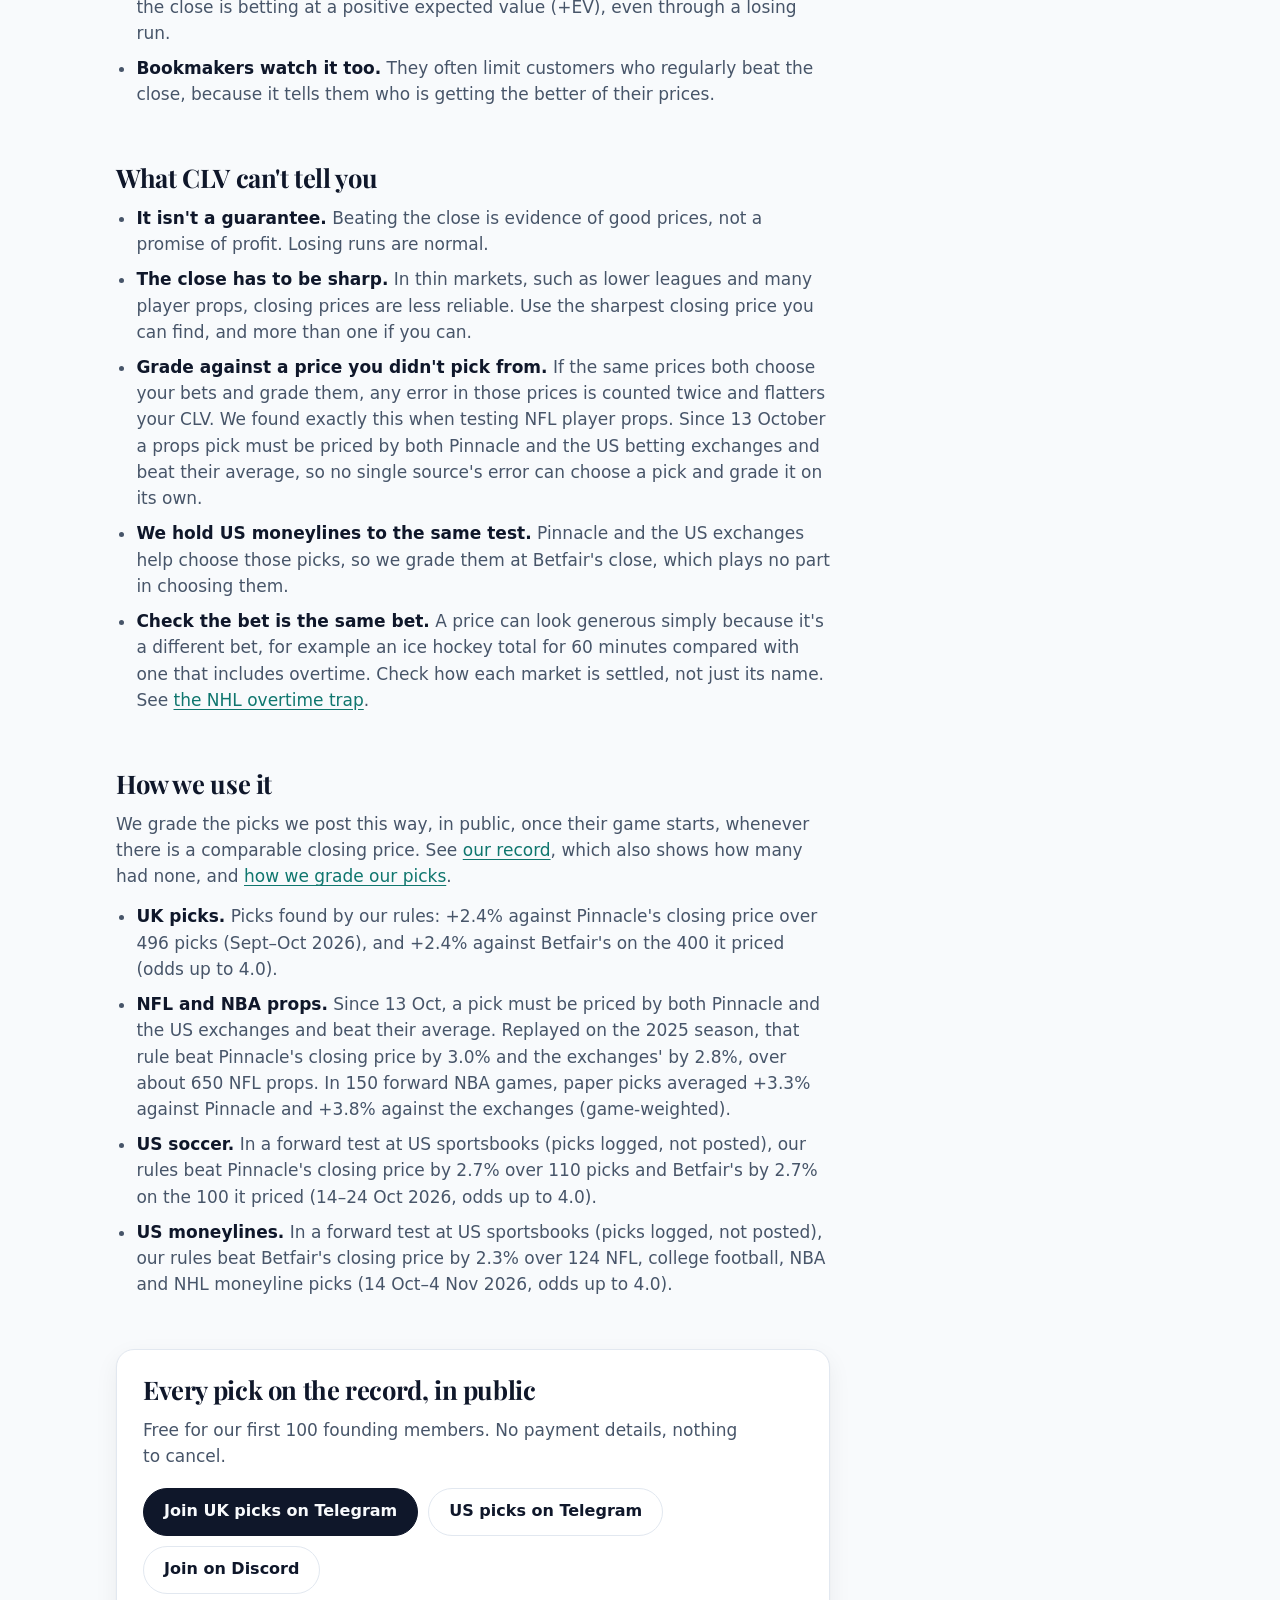
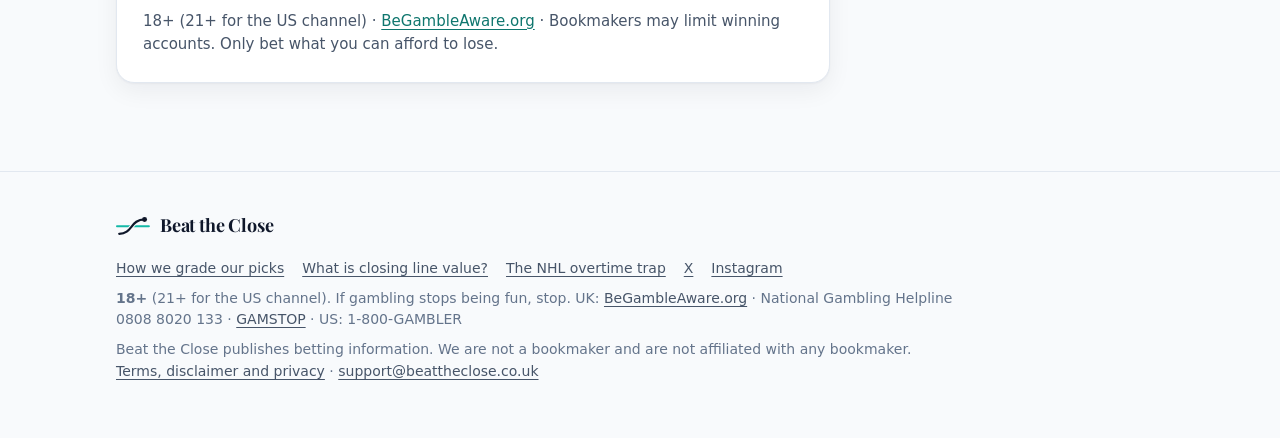
<file: closing-line-value/index.html>
<!doctype html>
<html lang="en-GB">
<head>
<meta charset="utf-8">
<meta name="viewport" content="width=device-width, initial-scale=1, viewport-fit=cover">
<meta http-equiv="Content-Security-Policy" content="default-src 'none'; img-src 'self' data:; style-src 'self' 'unsafe-inline'; font-src 'self'; base-uri 'none'; form-action 'none'; upgrade-insecure-requests">
<meta name="referrer" content="strict-origin-when-cross-origin">
<title>What is closing line value (CLV)? · Beat the Close</title>
<meta name="description" content="Closing line value explained in plain English: what the closing line is, how to work out CLV from the odds, and why it is the best short-run evidence that a bet was a good one.">
<meta name="robots" content="index, follow">
<meta name="color-scheme" content="light dark">
<meta name="theme-color" content="#f8fafc" media="(prefers-color-scheme: light)">
<meta name="theme-color" content="#0f172a" media="(prefers-color-scheme: dark)">
<link rel="canonical" href="https://beattheclose.co.uk/closing-line-value/">
<link rel="icon" href="/favicon.ico" sizes="32x32">
<link rel="icon" href="/favicon.svg" type="image/svg+xml">
<link rel="apple-touch-icon" href="/apple-touch-icon.png">
<link rel="preload" href="/display.woff" as="font" type="font/woff" crossorigin>
<meta property="og:type" content="article">
<meta property="og:site_name" content="Beat the Close">
<meta property="og:url" content="https://beattheclose.co.uk/closing-line-value/">
<meta property="og:title" content="What is closing line value (CLV)? · Beat the Close">
<meta property="og:description" content="Closing line value explained in plain English: what the closing line is, how to work out CLV from the odds, and why it is the best short-run evidence that a bet was a good one.">
<meta property="og:image" content="https://beattheclose.co.uk/og-image.png">
<meta property="og:image:width" content="1200">
<meta property="og:image:height" content="630">
<meta property="og:image:alt" content="Beat the Close: every pick graded against the closing line, in public.">
<meta name="twitter:card" content="summary_large_image">
<link rel="stylesheet" href="/style.css">
<script type="application/ld+json">{"@context": "https://schema.org", "@type": "Article", "headline": "What is closing line value (CLV)?", "description": "Closing line value explained in plain English: what the closing line is, how to work out CLV from the odds, and why it is the best short-run evidence that a bet was a good one.", "datePublished": "2026-10-13", "dateModified": "2026-11-05", "mainEntityOfPage": "https://beattheclose.co.uk/closing-line-value/", "image": "https://beattheclose.co.uk/og-image.png", "author": {"@type": "Organization", "@id": "https://beattheclose.co.uk/#org", "name": "Beat the Close", "url": "https://beattheclose.co.uk/", "logo": "https://beattheclose.co.uk/logo.png", "email": "support@beattheclose.co.uk", "sameAs": ["https://x.com/BeatTheCloseUK", "https://www.instagram.com/beattheclose/"]}, "publisher": {"@type": "Organization", "@id": "https://beattheclose.co.uk/#org", "name": "Beat the Close", "url": "https://beattheclose.co.uk/", "logo": "https://beattheclose.co.uk/logo.png", "email": "support@beattheclose.co.uk", "sameAs": ["https://x.com/BeatTheCloseUK", "https://www.instagram.com/beattheclose/"]}}</script>
</head>
<body>
<a class="skip" href="#main">Skip to content</a>
<header class="site-header"><div class="wrap">
  <a class="brand" href="/" aria-label="Beat the Close, home"><svg class="logo" role="img" aria-label="Beat the Close" xmlns="http://www.w3.org/2000/svg" viewBox="0.0 -117.5 1212.2 135.0" data-w="1212" data-h="135">

<g transform="translate(-16.15 -186.98) scale(0.52083)">
<mask id="logo-gap" maskUnits="userSpaceOnUse" x="0" y="0" width="512" height="512"><rect width="512" height="512" fill="#fff"/><path d="M74 368C252 368 222 176 412 176" fill="none" stroke="#000" stroke-width="56" stroke-linecap="round"/></mask>
<line x1="44" y1="266" x2="470" y2="266" style="stroke:var(--logo-line,#14B8A6)" stroke-width="26" stroke-linecap="round" mask="url(#logo-gap)"/>
<path d="M74 368C252 368 222 176 412 176" fill="none" stroke="currentColor" stroke-width="30" stroke-linecap="round"/>
<circle cx="412" cy="176" r="33" fill="currentColor"/>
</g>
<rect x="277.42" y="-117.50" width="3.50" height="135.00" style="fill:var(--logo-divider,#CBD5E1)"/>
<path fill="currentColor" d="M325.66 -100Q329.33 -99.86 335.26 -99.72Q341.2 -99.58 347.13 -99.58Q354.03 -99.58 360.35 -99.72Q366.66 -99.86 369.31 -99.86Q386.85 -99.86 395.52 -93.64Q404.19 -87.43 404.19 -77.68Q404.19 -72.74 401.26 -67.67Q398.32 -62.6 392.1 -58.63Q385.89 -54.66 376.03 -52.85V-52.57Q389.22 -51.58 396.99 -47.74Q404.76 -43.9 408.15 -38.55Q411.54 -33.19 411.54 -27.4Q411.54 -18.5 406.88 -12.4Q402.22 -6.3 393.46 -3.15Q384.71 0 372.55 0Q369.28 0 362.86 -0.21Q356.45 -0.42 347.41 -0.42Q341.2 -0.42 335.26 -0.35Q329.33 -0.28 325.66 0V-2.82Q330.21 -3.11 332.46 -3.95Q334.71 -4.8 335.48 -7.34Q336.26 -9.89 336.26 -14.97V-85.03Q336.26 -90.25 335.47 -92.73Q334.69 -95.2 332.41 -96.12Q330.13 -97.03 325.66 -97.18ZM367.47 -97.18Q362.03 -97.18 360.37 -94.77Q358.71 -92.37 358.71 -85.03V-14.97Q358.71 -10.03 359.49 -7.49Q360.27 -4.94 362.35 -4.1Q364.43 -3.25 368.46 -3.25Q378.75 -3.25 383.42 -9.68Q388.09 -16.1 388.09 -27.97Q388.09 -38.84 382.65 -44.77Q377.22 -50.71 364.65 -50.71H352.64Q352.64 -50.71 352.64 -51.91Q352.64 -53.11 352.64 -53.11H364.79Q371.42 -53.11 375.02 -56.29Q378.61 -59.46 379.96 -64.76Q381.31 -70.06 381.31 -76.13Q381.31 -86.58 378.1 -91.88Q374.89 -97.18 367.47 -97.18ZM455.61 -75.06Q468.04 -75.06 475.11 -67.67Q482.19 -60.28 482.19 -43.64H435.72L435.49 -46.33H464.39Q464.59 -53.25 463.6 -59.11Q462.61 -64.97 460.46 -68.5Q458.32 -72.03 454.79 -72.03Q449.9 -72.03 446.45 -65.83Q443.01 -59.63 442.19 -45.25L442.7 -44.35Q442.5 -42.66 442.44 -40.79Q442.39 -38.93 442.39 -36.98Q442.39 -27.2 445.11 -21.13Q447.84 -15.06 452.09 -12.34Q456.34 -9.63 460.78 -9.63Q463.66 -9.63 466.83 -10.51Q470.01 -11.38 473.26 -13.86Q476.51 -16.33 479.33 -20.96L481.91 -20Q480.27 -14.75 476.61 -9.65Q472.95 -4.55 467.24 -1.29Q461.54 1.98 453.63 1.98Q444.14 1.98 436.78 -2.09Q429.42 -6.16 425.24 -14.55Q421.06 -22.94 421.06 -35.79Q421.06 -48.9 425.52 -57.61Q429.98 -66.33 437.82 -70.69Q445.66 -75.06 455.61 -75.06ZM509.9 0.99Q503.6 0.99 499.36 -1.41Q495.13 -3.81 493.11 -7.85Q491.09 -11.89 491.09 -16.69Q491.09 -22.74 493.85 -26.57Q496.62 -30.4 501.02 -32.75Q505.41 -35.11 510.3 -36.69Q515.18 -38.28 519.57 -39.76Q523.97 -41.24 526.74 -43.26Q529.5 -45.28 529.5 -48.53V-59.58Q529.5 -63.31 528.33 -66.16Q527.16 -69.01 524.7 -70.62Q522.24 -72.23 518.23 -72.23Q515.46 -72.23 512.63 -71.45Q509.79 -70.68 507.89 -68.76Q511.93 -67.43 514.08 -64.53Q516.23 -61.64 516.23 -57.85Q516.23 -53.05 512.95 -50.28Q509.67 -47.51 505.04 -47.51Q500.01 -47.51 497.39 -50.68Q494.76 -53.84 494.76 -58.28Q494.76 -62.37 496.81 -65.1Q498.85 -67.82 502.61 -70.14Q506.45 -72.49 512.07 -73.77Q517.7 -75.06 524.19 -75.06Q530.66 -75.06 535.86 -73.71Q541.06 -72.37 544.67 -68.73Q547.92 -65.51 548.88 -60.76Q549.84 -56.02 549.84 -48.9V-10.48Q549.84 -6.95 550.56 -5.56Q551.28 -4.18 552.95 -4.18Q554.25 -4.18 555.45 -4.89Q556.65 -5.59 558.04 -6.64L559.5 -4.24Q556.45 -1.72 552.63 -0.37Q548.8 0.99 543.94 0.99Q538.66 0.99 535.59 -0.47Q532.53 -1.92 531.19 -4.51Q529.84 -7.09 529.76 -10.48Q526.45 -5.14 521.67 -2.08Q516.88 0.99 509.9 0.99ZM519.98 -8.05Q522.78 -8.05 525.11 -9.42Q527.44 -10.79 529.5 -13.79V-42.74Q528.23 -40.68 525.96 -38.97Q523.69 -37.26 521.14 -35.51Q518.6 -33.76 516.33 -31.61Q514.05 -29.46 512.6 -26.4Q511.14 -23.33 511.14 -18.87Q511.14 -13.39 513.59 -10.72Q516.03 -8.05 519.98 -8.05ZM592.27 -96.19V-73.02H608.94V-70.2H592.27V-13.16Q592.27 -8.9 593.83 -7.1Q595.38 -5.31 598.43 -5.31Q601.06 -5.31 603.57 -7.25Q606.09 -9.18 608.09 -13.81L610.49 -12.51Q608.15 -6.19 603.56 -2.1Q598.97 1.98 591.11 1.98Q586.4 1.98 582.91 0.78Q579.42 -0.42 577.02 -2.77Q573.91 -5.93 572.92 -10.49Q571.93 -15.06 571.93 -22.46V-70.2H560.07V-73.02H571.93V-91.67Q577.84 -91.72 582.82 -92.78Q587.81 -93.84 592.27 -96.19Z"/>
<path style="fill:var(--logo-the,#64748B)" d="M693.76 -72.74 693.33 -69.92H647.71L648.42 -72.74ZM658.64 -12.01Q657.46 -7.68 659.14 -5.75Q660.82 -3.81 663.67 -3.81Q666.72 -3.81 669.83 -6.58Q672.94 -9.35 675.76 -17.26L677.8 -22.88H680.48L677.57 -14.21Q674.55 -5.25 669.49 -1.64Q664.43 1.98 657.6 1.98Q651.55 1.98 648.36 -0.66Q645.17 -3.31 644.57 -8.02Q643.98 -12.74 645.7 -18.7L667.34 -94.07Q671.61 -94.21 675.48 -94.63Q679.35 -95.06 682.65 -96.05ZM700.96 0H686.13L714.09 -94.21Q715.51 -99.01 713.76 -101.27Q712 -103.53 705.08 -103.53L705.96 -106.5Q714.49 -106.64 721.26 -108.12Q728.02 -109.6 733.87 -112.29ZM704.77 -20.76Q710.22 -36.07 715.1 -46.48Q719.97 -56.89 724.73 -63.11Q729.49 -69.32 734.53 -72.02Q739.57 -74.72 745.11 -74.72Q751.83 -74.72 754.46 -71.61Q757.09 -68.5 756.91 -63.57Q756.72 -58.64 754.97 -53.39L741.21 -12.01Q740.03 -8.28 740.35 -6.05Q740.68 -3.81 743.36 -3.81Q745.76 -3.81 748.25 -6.48Q750.73 -9.15 753.56 -17.12L755.62 -22.88H758.3L754.77 -12.57Q752.8 -6.64 749.82 -3.53Q746.83 -0.42 743.52 0.78Q740.2 1.98 737.06 1.98Q731.04 1.98 728.53 -0.72Q726.02 -3.42 726.26 -8.15Q726.5 -12.88 728.39 -18.7L741.55 -58.33Q742.29 -60.54 742.78 -63.14Q743.28 -65.73 742.6 -67.54Q741.92 -69.35 739.01 -69.35Q735.73 -69.35 731.89 -66.05Q728.05 -62.74 723.97 -56.67Q719.89 -50.59 715.9 -42.22Q711.92 -33.84 708.28 -23.77Q704.63 -13.7 701.55 -2.34ZM779.15 -31.58Q786.38 -34.15 792.4 -36.84Q798.42 -39.52 802.2 -42.6Q807.4 -46.98 810.49 -53.02Q813.59 -59.07 813.59 -66.24Q813.59 -69.92 813.02 -70.97Q812.46 -72.03 811.33 -72.03Q807.94 -72.03 804 -68.91Q800.06 -65.79 796.24 -60.38Q792.43 -54.97 789.25 -48.11Q786.07 -41.24 784.17 -33.57Q782.26 -25.9 782.26 -18.39Q782.26 -10.99 785.06 -7.9Q787.85 -4.8 792.4 -4.8Q797.03 -4.8 802.68 -7.71Q808.33 -10.62 813.76 -18.08L816.02 -16.95Q813.25 -12.29 808.73 -7.91Q804.21 -3.53 798.47 -0.78Q792.74 1.98 786.16 1.98Q780.31 1.98 775.8 -0.28Q771.3 -2.54 768.83 -6.99Q766.35 -11.44 766.35 -17.94Q766.35 -24.46 768.69 -32.15Q771.02 -39.83 775.31 -47.34Q779.6 -54.86 785.58 -61.09Q791.55 -67.32 798.84 -71.02Q806.13 -74.72 814.43 -74.72Q819.43 -74.72 822.87 -72.25Q826.3 -69.77 826.3 -64.77Q826.3 -59.18 823.08 -54.34Q819.86 -49.49 814.52 -45.49Q809.18 -41.5 802.85 -38.39Q796.52 -35.28 790.3 -33.02Q784.07 -30.76 779.01 -29.38Z"/>
<path fill="currentColor" d="M909.89 -101.98Q919.21 -101.98 925.21 -99.22Q931.21 -96.47 935.87 -92.8Q938.7 -90.68 940.18 -92.3Q941.67 -93.93 942.23 -100H945.48Q945.2 -94.52 945.05 -86.65Q944.91 -78.79 944.91 -65.82H941.67Q940.93 -72.32 939.83 -76.94Q938.73 -81.55 936.72 -85.03Q934.72 -88.5 931.04 -91.38Q927.51 -94.89 922.87 -96.61Q918.22 -98.33 913.16 -98.33Q905.56 -98.33 900.2 -94.28Q894.83 -90.23 891.48 -83.35Q888.13 -76.47 886.58 -67.75Q885.03 -59.04 885.03 -49.72Q885.03 -40.23 886.66 -31.54Q888.3 -22.85 891.76 -16.09Q895.22 -9.32 900.7 -5.38Q906.18 -1.44 913.73 -1.44Q918.39 -1.44 923.15 -3.18Q927.91 -4.92 931.27 -8.28Q936.75 -12.54 938.71 -18.87Q940.68 -25.2 941.67 -35.59H944.91Q944.91 -22.15 945.05 -13.88Q945.2 -5.62 945.48 0H942.23Q941.67 -6.07 940.32 -7.63Q938.98 -9.18 935.87 -7.2Q930.65 -3.53 924.79 -0.78Q918.92 1.98 909.74 1.98Q894.8 1.98 883.56 -4.1Q872.31 -10.17 866.1 -21.61Q859.89 -33.05 859.89 -49.15Q859.89 -64.97 866.31 -76.84Q872.74 -88.7 883.98 -95.34Q895.22 -101.98 909.89 -101.98ZM985.56 -110.56V-13.13Q985.56 -7.2 987.61 -5.08Q989.66 -2.97 994.6 -2.97V0Q991.97 -0.14 986.62 -0.35Q981.27 -0.56 975.73 -0.56Q970.27 -0.56 964.64 -0.35Q959.01 -0.14 956.19 0V-2.97Q961.13 -2.97 963.18 -5.08Q965.22 -7.2 965.22 -13.12V-93.63Q965.22 -99.97 963.32 -103.01Q961.42 -106.05 956.19 -106.05V-109.01Q960.7 -108.59 964.94 -108.59Q970.82 -108.59 976 -109.08Q981.18 -109.58 985.56 -110.56ZM1035.82 -75.06Q1046.04 -75.06 1053.8 -71.23Q1061.55 -67.4 1065.99 -58.93Q1070.42 -50.45 1070.42 -36.47Q1070.42 -22.49 1065.99 -14.04Q1061.55 -5.59 1053.8 -1.81Q1046.04 1.98 1035.82 1.98Q1025.73 1.98 1017.91 -1.81Q1010.08 -5.59 1005.65 -14.04Q1001.21 -22.49 1001.21 -36.47Q1001.21 -50.45 1005.65 -58.93Q1010.08 -67.4 1017.91 -71.23Q1025.73 -75.06 1035.82 -75.06ZM1035.82 -72.23Q1030.05 -72.23 1026.3 -63.81Q1022.54 -55.4 1022.54 -36.47Q1022.54 -17.54 1026.3 -9.19Q1030.05 -0.85 1035.82 -0.85Q1041.58 -0.85 1045.34 -9.19Q1049.09 -17.54 1049.09 -36.47Q1049.09 -55.4 1045.34 -63.81Q1041.58 -72.23 1035.82 -72.23ZM1107.06 -75.06Q1113.05 -75.06 1117.47 -73.52Q1121.89 -71.98 1123.9 -70.68Q1128.73 -67.37 1129.8 -74.92H1132.8Q1132.51 -70.88 1132.37 -65.18Q1132.23 -59.49 1132.23 -50.06H1129.24Q1128.56 -55.28 1126.59 -60.31Q1124.63 -65.34 1120.89 -68.64Q1117.15 -71.95 1111.13 -71.95Q1107.03 -71.95 1104.26 -69.58Q1101.5 -67.2 1101.5 -62.85Q1101.5 -58.62 1104.04 -55.41Q1106.58 -52.2 1110.59 -49.34Q1114.6 -46.47 1118.9 -43.19Q1123.67 -39.72 1127.46 -36.27Q1131.24 -32.82 1133.52 -28.71Q1135.79 -24.6 1135.79 -18.98Q1135.79 -12.57 1132.1 -7.85Q1128.42 -3.14 1122.39 -0.58Q1116.35 1.98 1109.01 1.98Q1104.8 1.98 1101.5 1.14Q1098.19 0.31 1095.82 -0.93Q1093.9 -1.89 1092.33 -2.67Q1090.76 -3.45 1089.26 -3.9Q1087.85 -4.35 1086.81 -2.98Q1085.76 -1.61 1085.2 0.99H1082.2Q1082.48 -3.53 1082.63 -10.03Q1082.77 -16.53 1082.77 -27.26H1085.76Q1086.67 -19.6 1088.88 -13.76Q1091.1 -7.91 1095.01 -4.59Q1098.93 -1.27 1104.8 -1.27Q1107.29 -1.27 1109.55 -2.29Q1111.81 -3.31 1113.28 -5.51Q1114.74 -7.71 1114.74 -11.3Q1114.74 -17.51 1110.69 -21.64Q1106.64 -25.76 1100.48 -30.57Q1095.9 -34.24 1091.88 -37.78Q1087.85 -41.33 1085.31 -45.64Q1082.77 -49.94 1082.77 -55.57Q1082.77 -61.92 1086.17 -66.24Q1089.57 -70.56 1095.14 -72.81Q1100.7 -75.06 1107.06 -75.06ZM1180.76 -75.06Q1193.19 -75.06 1200.27 -67.67Q1207.34 -60.28 1207.34 -43.64H1160.87L1160.65 -46.33H1189.55Q1189.74 -53.25 1188.76 -59.11Q1187.77 -64.97 1185.62 -68.5Q1183.47 -72.03 1179.94 -72.03Q1175.05 -72.03 1171.61 -65.83Q1168.16 -59.63 1167.34 -45.25L1167.85 -44.35Q1167.65 -42.66 1167.6 -40.79Q1167.54 -38.93 1167.54 -36.98Q1167.54 -27.2 1170.27 -21.13Q1172.99 -15.06 1177.24 -12.34Q1181.5 -9.63 1185.93 -9.63Q1188.81 -9.63 1191.99 -10.51Q1195.17 -11.38 1198.42 -13.86Q1201.67 -16.33 1204.49 -20.96L1207.06 -20Q1205.42 -14.75 1201.76 -9.65Q1198.11 -4.55 1192.4 -1.29Q1186.69 1.98 1178.78 1.98Q1169.29 1.98 1161.93 -2.09Q1154.57 -6.16 1150.39 -14.55Q1146.21 -22.94 1146.21 -35.79Q1146.21 -48.9 1150.68 -57.61Q1155.14 -66.33 1162.98 -70.69Q1170.82 -75.06 1180.76 -75.06Z"/>
</svg></a>
  <nav class="site-nav" aria-label="Sections">
    <a class="link" href="/#record">Record</a><a class="link" href="/how-we-grade/">How we grade</a><a class="link" href="/closing-line-value/">CLV explained</a>
    <a class="btn primary small" href="/#join">Join free</a>
  </nav>
</div></header>

<main id="main">
  <article class="wrap"><div class="prose">
<h1>What is closing line value (CLV)?</h1>
<p class="updated">Beat the Close · Published 13 October 2026 · updated 5 November 2026</p>
<p class="lede">Closing line value tells you whether you got a better price than the market settled on just before the start. Over a few hundred bets it says far more about the quality of your betting than your results do.</p>
<h2>The closing line</h2>
<p>The closing line is the last price before an event starts. By then the market has taken in everything: team news, injuries, the weather and the money of the sharpest bettors. So the closing price at a sharp bookmaker such as Pinnacle, or on a betting exchange such as Betfair, is the best single estimate of the real chance of each outcome.</p>
<p>Bookmakers build a margin into their prices, so the first step is to remove it and find the <strong>fair</strong> closing price. The simplest way is to scale the implied chances so they add up to 100%:</p>
<ul><li>Pinnacle closes Over 2.5 goals at 1.90 and Under 2.5 at 2.00.</li><li>The implied chances are 52.6% and 50.0%, which add up to 102.6%. The extra 2.6% is the margin.</li><li>Scaled back to 100%, they become 51.3% for the over and 48.7% for the under: fair prices of 1.95 and 2.05.</li></ul>
<h2>How to work out CLV</h2>
<blockquote><p>CLV = your price × the fair closing chance − 1</p></blockquote>
<p>This is the same as your price divided by the fair closing price, minus one.</p>
<ul><li><strong>You beat the close.</strong> You backed Over 2.5 at 2.10 in the morning, and the fair closing price is 1.95 (a 51.3% chance). Your CLV is 2.10 × 0.513 − 1 = <strong>+7.7%</strong>.</li><li><strong>The close beat you.</strong> Had the over drifted to a fair 2.25 (a 44.4% chance) instead, your CLV would be 2.10 × 0.444 − 1 = <strong>−6.7%</strong>.</li></ul>
<p>A positive CLV means you bought at a better price than the market's final, best-informed view.</p>
<h2>Why CLV says more than results</h2>
<ul><li><strong>Results are mostly luck in the short run.</strong> At odds of 2.0 each bet swings your balance by a whole stake, while a genuine 3% edge adds only 3% of one. It takes many hundreds of bets for the edge to show through the noise.</li><li><strong>CLV settles fast.</strong> Each bet's CLV is known the moment the event starts, and it is much less affected by luck than results are. Its average steadies after far fewer bets than your results do.</li><li><strong>Sharp closing prices are well calibrated.</strong> Outcomes priced at a fair 2.0 at the close happen about half the time. So a bettor who regularly gets better than the close is betting at a positive expected value (+EV), even through a losing run.</li><li><strong>Bookmakers watch it too.</strong> They often limit customers who regularly beat the close, because it tells them who is getting the better of their prices.</li></ul>
<h2>What CLV can't tell you</h2>
<ul><li><strong>It isn't a guarantee.</strong> Beating the close is evidence of good prices, not a promise of profit. Losing runs are normal.</li><li><strong>The close has to be sharp.</strong> In thin markets, such as lower leagues and many player props, closing prices are less reliable. Use the sharpest closing price you can find, and more than one if you can.</li><li><strong>Grade against a price you didn't pick from.</strong> If the same prices both choose your bets and grade them, any error in those prices is counted twice and flatters your CLV. We found exactly this when testing NFL player props. Since 13 October a props pick must be priced by both Pinnacle and the US betting exchanges and beat their average, so no single source's error can choose a pick and grade it on its own.</li><li><strong>We hold US moneylines to the same test.</strong> Pinnacle and the US exchanges help choose those picks, so we grade them at Betfair's close, which plays no part in choosing them.</li><li><strong>Check the bet is the same bet.</strong> A price can look generous simply because it's a different bet, for example an ice hockey total for 60 minutes compared with one that includes overtime. Check how each market is settled, not just its name. See <a href="/research/nhl-overtime-totals/">the NHL overtime trap</a>.</li></ul>
<h2>How we use it</h2>
<p>We grade the picks we post this way, in public, once their game starts, whenever there is a comparable closing price. See <a href="/#record">our record</a>, which also shows how many had none, and <a href="/how-we-grade/">how we grade our picks</a>.</p>
<ul><li><strong>UK picks.</strong> Picks found by our rules: +2.4% against Pinnacle's closing price over 496 picks (Sept–Oct 2026), and +2.4% against Betfair's on the 400 it priced (odds up to 4.0).</li><li><strong>NFL and NBA props.</strong> Since 13 Oct, a pick must be priced by both Pinnacle and the US exchanges and beat their average. Replayed on the 2025 season, that rule beat Pinnacle's closing price by 3.0% and the exchanges' by 2.8%, over about 650 NFL props. In 150 forward NBA games, paper picks averaged +3.3% against Pinnacle and +3.8% against the exchanges (game-weighted).</li><li><strong>US soccer.</strong> In a forward test at US sportsbooks (picks logged, not posted), our rules beat Pinnacle's closing price by 2.7% over 110 picks and Betfair's by 2.7% on the 100 it priced (14–24 Oct 2026, odds up to 4.0).</li><li><strong>US moneylines.</strong> In a forward test at US sportsbooks (picks logged, not posted), our rules beat Betfair's closing price by 2.3% over 124 NFL, college football, NBA and NHL moneyline picks (14 Oct–4 Nov 2026, odds up to 4.0).</li></ul>
<aside class="card cta"><h2>Every pick on the record, in public</h2><p>Free for our first 100 founding members. No payment details, nothing to cancel.</p><div class="buttons"><a class="btn primary" href="https://t.me/+t6P7BA5DvUY2Y2Q8" rel="noopener">Join UK picks on Telegram</a><a class="btn " href="https://t.me/+v_nTTCn0uIU0NDE0" rel="noopener">US picks on Telegram</a><a class="btn " href="https://discord.gg/E3mRSd9egq" rel="noopener">Join on Discord</a></div><p class="note">18+ (21+ for the US channel) · <a href="https://www.begambleaware.org">BeGambleAware.org</a> · Bookmakers may limit winning accounts. Only bet what you can afford to lose.</p></aside>
  </div></article>
</main>
<footer><div class="wrap">
  <div class="foot-brand"><svg class="mark" viewBox="31 143 452 240" aria-hidden="true">
<mask id="mark-gap" maskUnits="userSpaceOnUse" x="0" y="0" width="512" height="512"><rect width="512" height="512" fill="#fff"/><path d="M74 368C252 368 222 176 412 176" fill="none" stroke="#000" stroke-width="56" stroke-linecap="round"/></mask>
<line x1="44" y1="266" x2="470" y2="266" style="stroke:var(--logo-line,#14B8A6)" stroke-width="26" stroke-linecap="round" mask="url(#mark-gap)"/>
<path d="M74 368C252 368 222 176 412 176" fill="none" stroke="currentColor" stroke-width="30" stroke-linecap="round"/>
<circle cx="412" cy="176" r="33" fill="currentColor"/>
</svg><span>Beat the Close</span></div>
  <p class="guides"><a href="/how-we-grade/">How we grade our picks</a><a href="/closing-line-value/">What is closing line value?</a><a href="/research/nhl-overtime-totals/">The NHL overtime trap</a><a href="https://x.com/BeatTheCloseUK" rel="me noopener">X</a><a href="https://www.instagram.com/beattheclose/" rel="me noopener">Instagram</a></p>
  <p><strong>18+</strong> (21+ for the US channel). If gambling stops being fun, stop. UK: <a href="https://www.begambleaware.org">BeGambleAware.org</a>
     · National Gambling Helpline 0808 8020 133 · <a href="https://www.gamstop.co.uk">GAMSTOP</a> · US: 1-800-GAMBLER</p>
  <p>Beat the Close publishes betting information. We are not a bookmaker and are not affiliated with any bookmaker.
     <a href="/terms/">Terms, disclaimer and privacy</a> · <a href="mailto:support@beattheclose.co.uk">support@beattheclose.co.uk</a></p>
</div></footer>
</body>
</html>
</file>
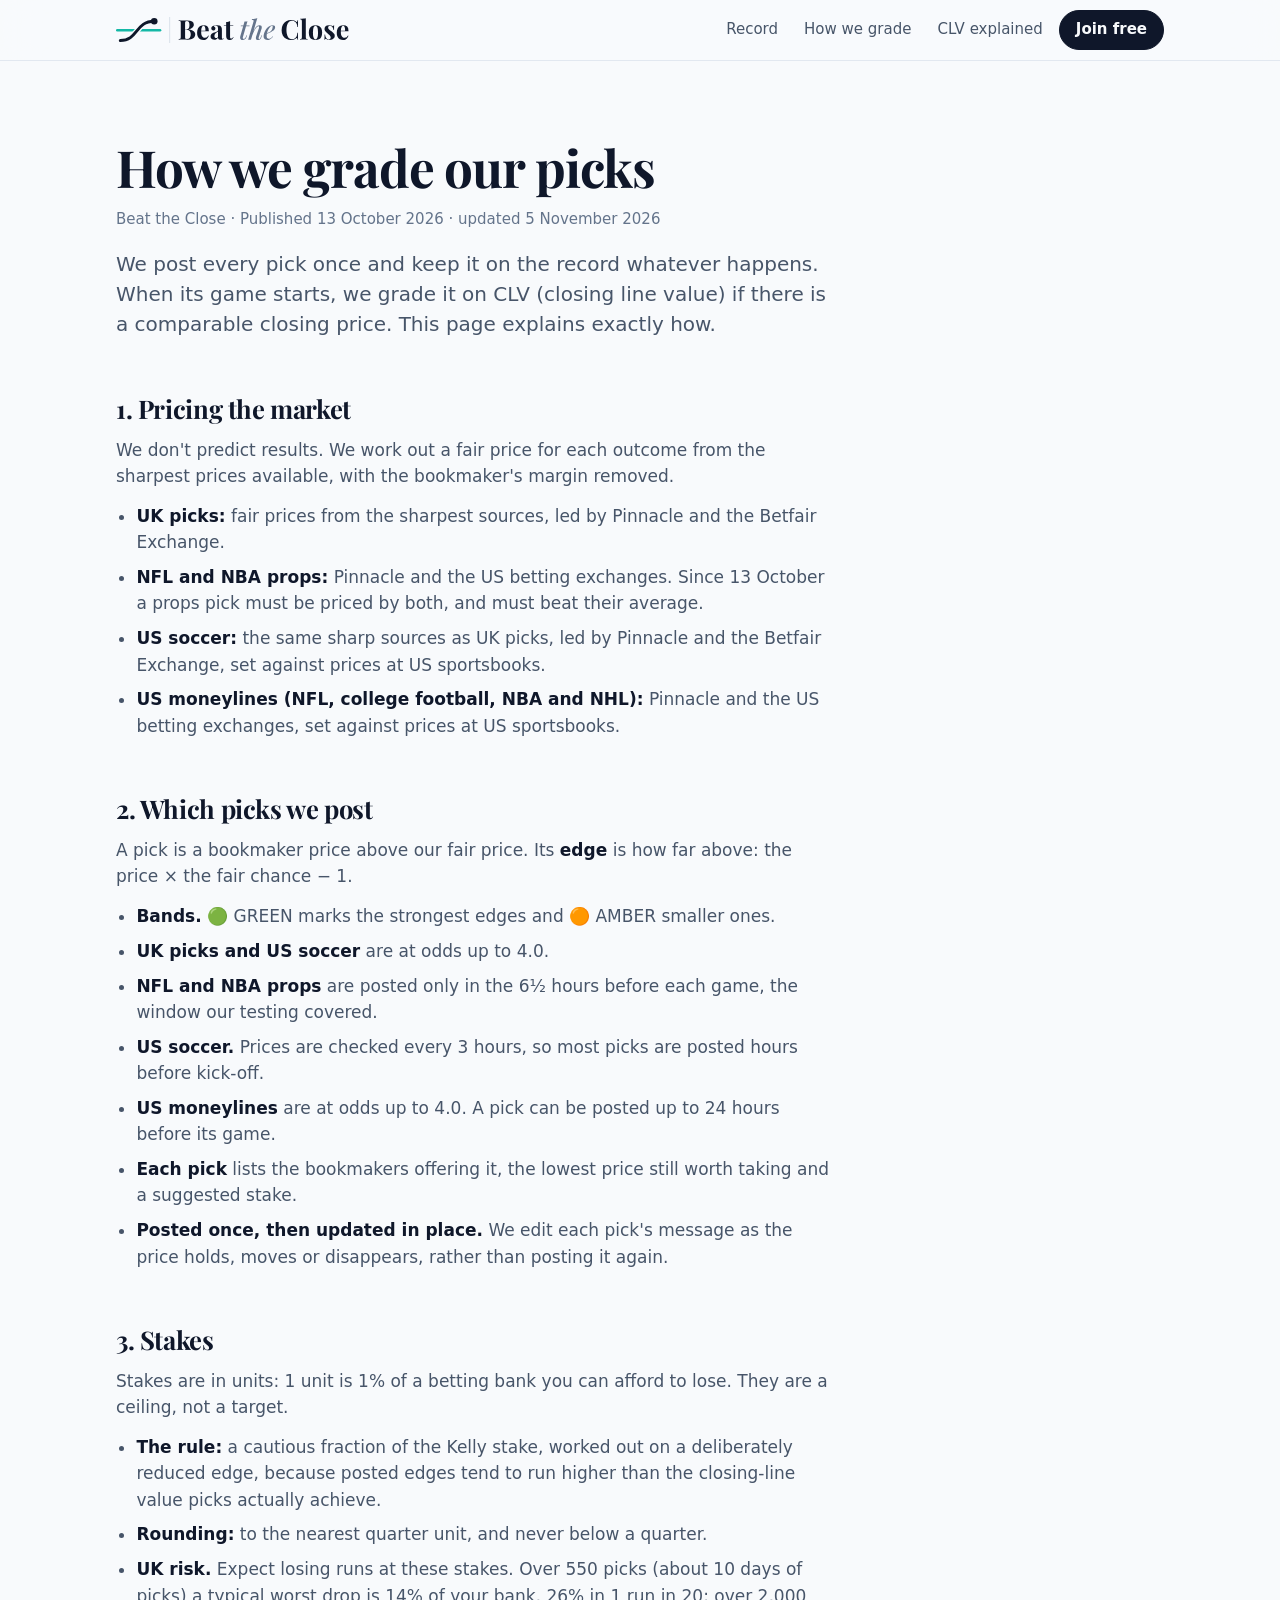
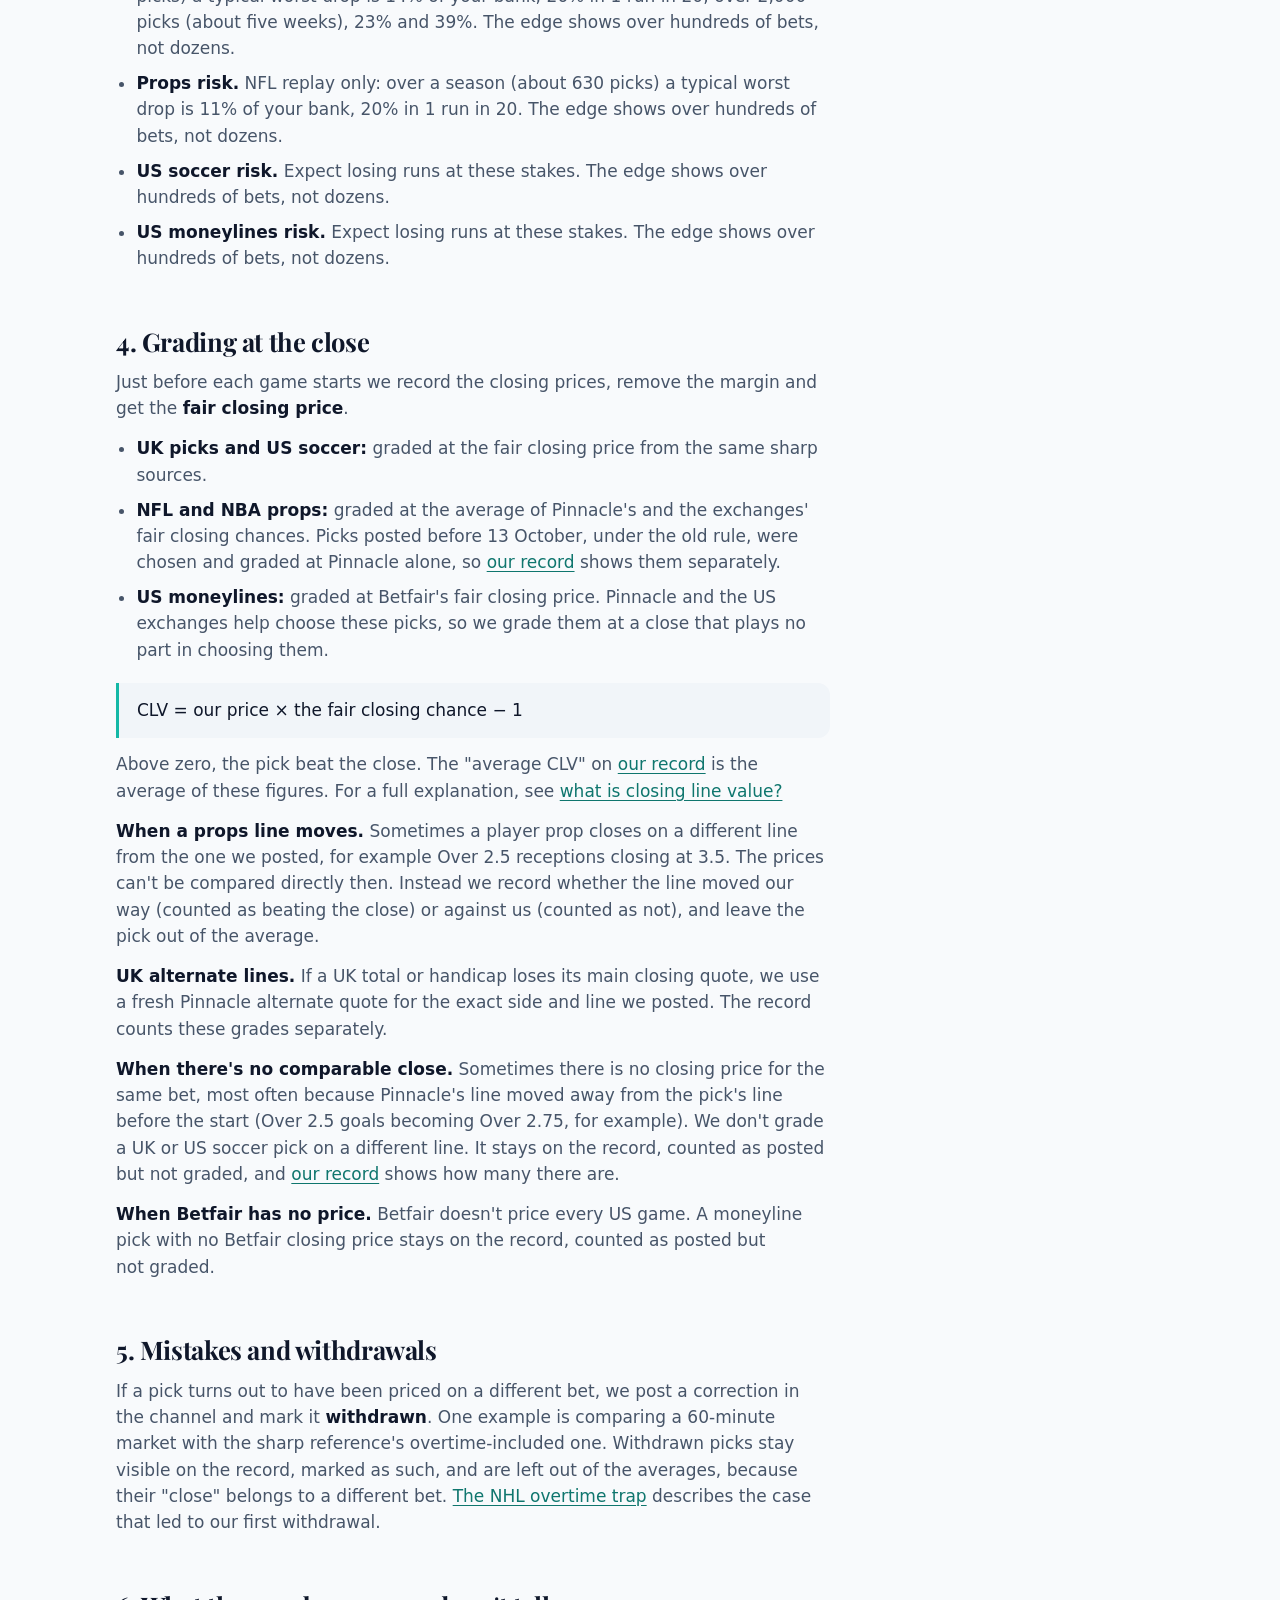
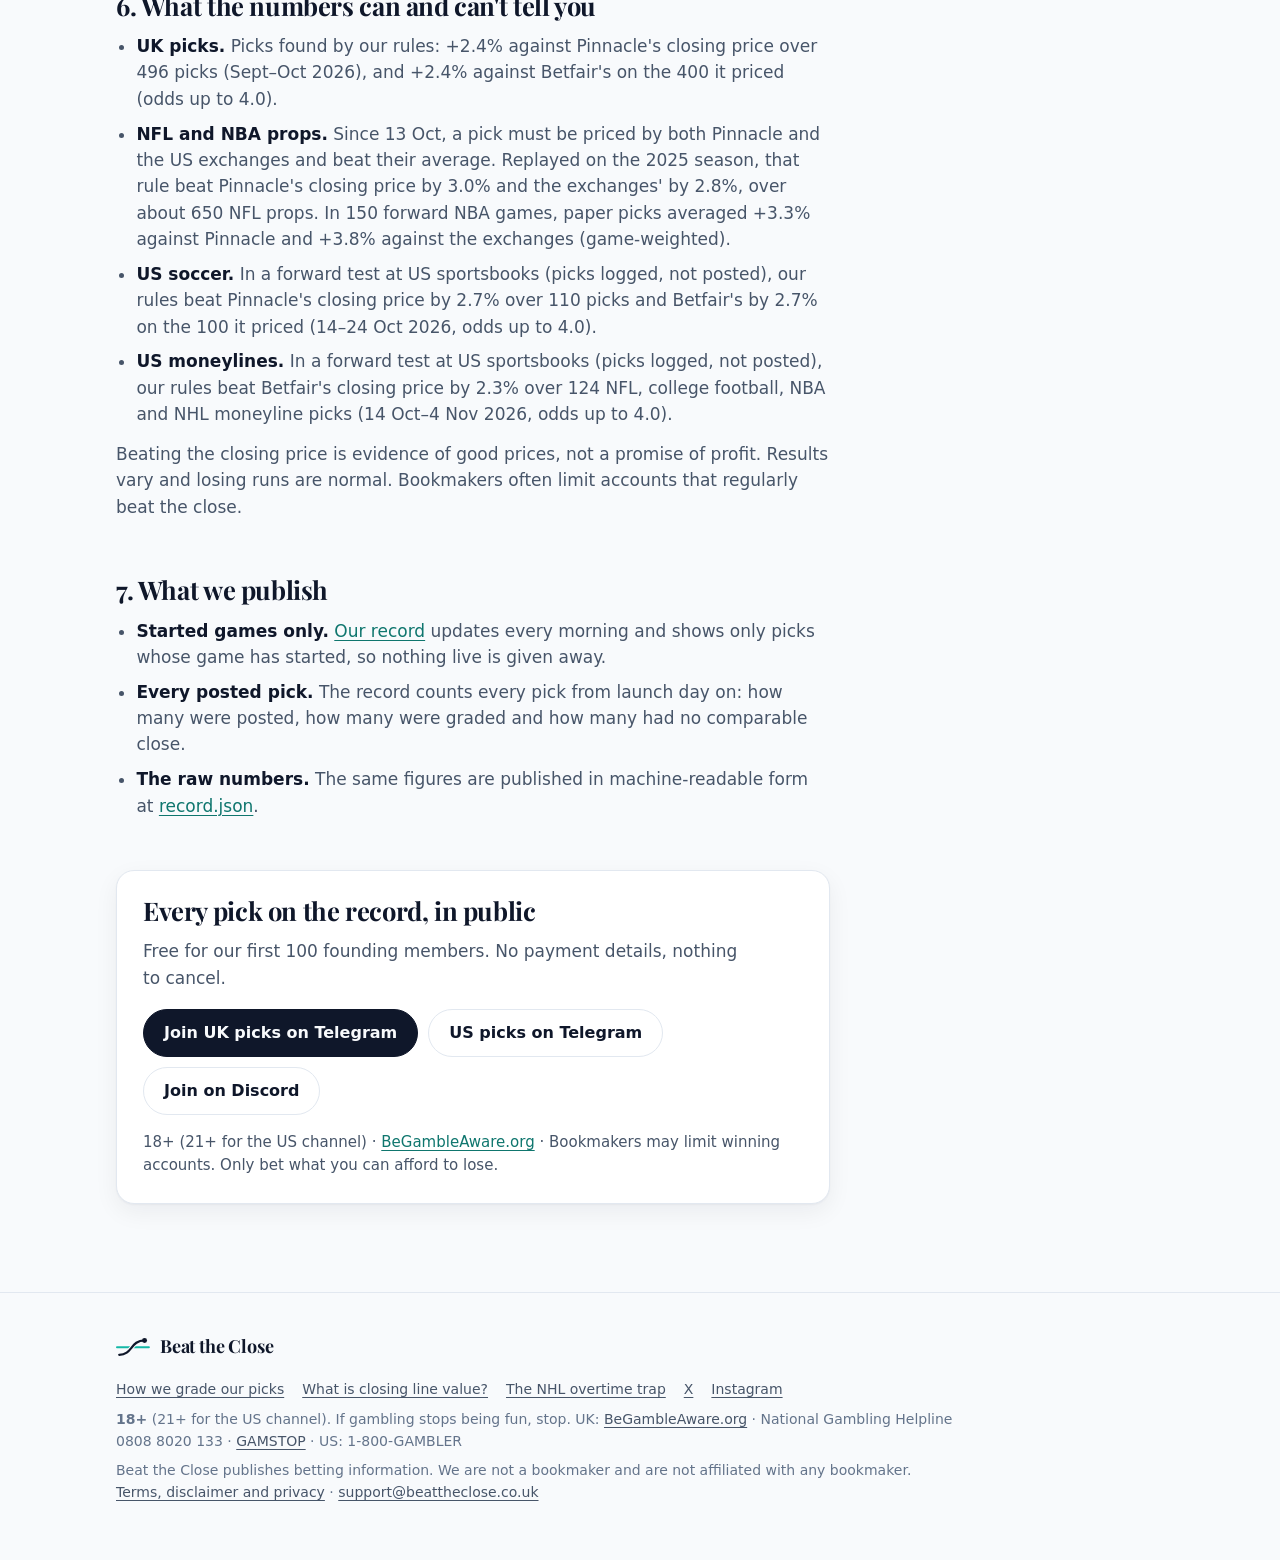
<file: how-we-grade/index.html>
<!doctype html>
<html lang="en-GB">
<head>
<meta charset="utf-8">
<meta name="viewport" content="width=device-width, initial-scale=1, viewport-fit=cover">
<meta http-equiv="Content-Security-Policy" content="default-src 'none'; img-src 'self' data:; style-src 'self' 'unsafe-inline'; font-src 'self'; base-uri 'none'; form-action 'none'; upgrade-insecure-requests">
<meta name="referrer" content="strict-origin-when-cross-origin">
<title>How we grade our picks · Beat the Close</title>
<meta name="description" content="The Beat the Close method: how we price each market, which picks we post, how stakes are sized, and how each pick is graded against the closing line, mistakes included.">
<meta name="robots" content="index, follow">
<meta name="color-scheme" content="light dark">
<meta name="theme-color" content="#f8fafc" media="(prefers-color-scheme: light)">
<meta name="theme-color" content="#0f172a" media="(prefers-color-scheme: dark)">
<link rel="canonical" href="https://beattheclose.co.uk/how-we-grade/">
<link rel="icon" href="/favicon.ico" sizes="32x32">
<link rel="icon" href="/favicon.svg" type="image/svg+xml">
<link rel="apple-touch-icon" href="/apple-touch-icon.png">
<link rel="preload" href="/display.woff" as="font" type="font/woff" crossorigin>
<meta property="og:type" content="article">
<meta property="og:site_name" content="Beat the Close">
<meta property="og:url" content="https://beattheclose.co.uk/how-we-grade/">
<meta property="og:title" content="How we grade our picks · Beat the Close">
<meta property="og:description" content="The Beat the Close method: how we price each market, which picks we post, how stakes are sized, and how each pick is graded against the closing line, mistakes included.">
<meta property="og:image" content="https://beattheclose.co.uk/og-image.png">
<meta property="og:image:width" content="1200">
<meta property="og:image:height" content="630">
<meta property="og:image:alt" content="Beat the Close: every pick graded against the closing line, in public.">
<meta name="twitter:card" content="summary_large_image">
<link rel="stylesheet" href="/style.css">
<script type="application/ld+json">{"@context": "https://schema.org", "@type": "Article", "headline": "How we grade our picks", "description": "The Beat the Close method: how we price each market, which picks we post, how stakes are sized, and how each pick is graded against the closing line, mistakes included.", "datePublished": "2026-10-13", "dateModified": "2026-11-05", "mainEntityOfPage": "https://beattheclose.co.uk/how-we-grade/", "image": "https://beattheclose.co.uk/og-image.png", "author": {"@type": "Organization", "@id": "https://beattheclose.co.uk/#org", "name": "Beat the Close", "url": "https://beattheclose.co.uk/", "logo": "https://beattheclose.co.uk/logo.png", "email": "support@beattheclose.co.uk", "sameAs": ["https://x.com/BeatTheCloseUK", "https://www.instagram.com/beattheclose/"]}, "publisher": {"@type": "Organization", "@id": "https://beattheclose.co.uk/#org", "name": "Beat the Close", "url": "https://beattheclose.co.uk/", "logo": "https://beattheclose.co.uk/logo.png", "email": "support@beattheclose.co.uk", "sameAs": ["https://x.com/BeatTheCloseUK", "https://www.instagram.com/beattheclose/"]}}</script>
</head>
<body>
<a class="skip" href="#main">Skip to content</a>
<header class="site-header"><div class="wrap">
  <a class="brand" href="/" aria-label="Beat the Close, home"><svg class="logo" role="img" aria-label="Beat the Close" xmlns="http://www.w3.org/2000/svg" viewBox="0.0 -117.5 1212.2 135.0" data-w="1212" data-h="135">

<g transform="translate(-16.15 -186.98) scale(0.52083)">
<mask id="logo-gap" maskUnits="userSpaceOnUse" x="0" y="0" width="512" height="512"><rect width="512" height="512" fill="#fff"/><path d="M74 368C252 368 222 176 412 176" fill="none" stroke="#000" stroke-width="56" stroke-linecap="round"/></mask>
<line x1="44" y1="266" x2="470" y2="266" style="stroke:var(--logo-line,#14B8A6)" stroke-width="26" stroke-linecap="round" mask="url(#logo-gap)"/>
<path d="M74 368C252 368 222 176 412 176" fill="none" stroke="currentColor" stroke-width="30" stroke-linecap="round"/>
<circle cx="412" cy="176" r="33" fill="currentColor"/>
</g>
<rect x="277.42" y="-117.50" width="3.50" height="135.00" style="fill:var(--logo-divider,#CBD5E1)"/>
<path fill="currentColor" d="M325.66 -100Q329.33 -99.86 335.26 -99.72Q341.2 -99.58 347.13 -99.58Q354.03 -99.58 360.35 -99.72Q366.66 -99.86 369.31 -99.86Q386.85 -99.86 395.52 -93.64Q404.19 -87.43 404.19 -77.68Q404.19 -72.74 401.26 -67.67Q398.32 -62.6 392.1 -58.63Q385.89 -54.66 376.03 -52.85V-52.57Q389.22 -51.58 396.99 -47.74Q404.76 -43.9 408.15 -38.55Q411.54 -33.19 411.54 -27.4Q411.54 -18.5 406.88 -12.4Q402.22 -6.3 393.46 -3.15Q384.71 0 372.55 0Q369.28 0 362.86 -0.21Q356.45 -0.42 347.41 -0.42Q341.2 -0.42 335.26 -0.35Q329.33 -0.28 325.66 0V-2.82Q330.21 -3.11 332.46 -3.95Q334.71 -4.8 335.48 -7.34Q336.26 -9.89 336.26 -14.97V-85.03Q336.26 -90.25 335.47 -92.73Q334.69 -95.2 332.41 -96.12Q330.13 -97.03 325.66 -97.18ZM367.47 -97.18Q362.03 -97.18 360.37 -94.77Q358.71 -92.37 358.71 -85.03V-14.97Q358.71 -10.03 359.49 -7.49Q360.27 -4.94 362.35 -4.1Q364.43 -3.25 368.46 -3.25Q378.75 -3.25 383.42 -9.68Q388.09 -16.1 388.09 -27.97Q388.09 -38.84 382.65 -44.77Q377.22 -50.71 364.65 -50.71H352.64Q352.64 -50.71 352.64 -51.91Q352.64 -53.11 352.64 -53.11H364.79Q371.42 -53.11 375.02 -56.29Q378.61 -59.46 379.96 -64.76Q381.31 -70.06 381.31 -76.13Q381.31 -86.58 378.1 -91.88Q374.89 -97.18 367.47 -97.18ZM455.61 -75.06Q468.04 -75.06 475.11 -67.67Q482.19 -60.28 482.19 -43.64H435.72L435.49 -46.33H464.39Q464.59 -53.25 463.6 -59.11Q462.61 -64.97 460.46 -68.5Q458.32 -72.03 454.79 -72.03Q449.9 -72.03 446.45 -65.83Q443.01 -59.63 442.19 -45.25L442.7 -44.35Q442.5 -42.66 442.44 -40.79Q442.39 -38.93 442.39 -36.98Q442.39 -27.2 445.11 -21.13Q447.84 -15.06 452.09 -12.34Q456.34 -9.63 460.78 -9.63Q463.66 -9.63 466.83 -10.51Q470.01 -11.38 473.26 -13.86Q476.51 -16.33 479.33 -20.96L481.91 -20Q480.27 -14.75 476.61 -9.65Q472.95 -4.55 467.24 -1.29Q461.54 1.98 453.63 1.98Q444.14 1.98 436.78 -2.09Q429.42 -6.16 425.24 -14.55Q421.06 -22.94 421.06 -35.79Q421.06 -48.9 425.52 -57.61Q429.98 -66.33 437.82 -70.69Q445.66 -75.06 455.61 -75.06ZM509.9 0.99Q503.6 0.99 499.36 -1.41Q495.13 -3.81 493.11 -7.85Q491.09 -11.89 491.09 -16.69Q491.09 -22.74 493.85 -26.57Q496.62 -30.4 501.02 -32.75Q505.41 -35.11 510.3 -36.69Q515.18 -38.28 519.57 -39.76Q523.97 -41.24 526.74 -43.26Q529.5 -45.28 529.5 -48.53V-59.58Q529.5 -63.31 528.33 -66.16Q527.16 -69.01 524.7 -70.62Q522.24 -72.23 518.23 -72.23Q515.46 -72.23 512.63 -71.45Q509.79 -70.68 507.89 -68.76Q511.93 -67.43 514.08 -64.53Q516.23 -61.64 516.23 -57.85Q516.23 -53.05 512.95 -50.28Q509.67 -47.51 505.04 -47.51Q500.01 -47.51 497.39 -50.68Q494.76 -53.84 494.76 -58.28Q494.76 -62.37 496.81 -65.1Q498.85 -67.82 502.61 -70.14Q506.45 -72.49 512.07 -73.77Q517.7 -75.06 524.19 -75.06Q530.66 -75.06 535.86 -73.71Q541.06 -72.37 544.67 -68.73Q547.92 -65.51 548.88 -60.76Q549.84 -56.02 549.84 -48.9V-10.48Q549.84 -6.95 550.56 -5.56Q551.28 -4.18 552.95 -4.18Q554.25 -4.18 555.45 -4.89Q556.65 -5.59 558.04 -6.64L559.5 -4.24Q556.45 -1.72 552.63 -0.37Q548.8 0.99 543.94 0.99Q538.66 0.99 535.59 -0.47Q532.53 -1.92 531.19 -4.51Q529.84 -7.09 529.76 -10.48Q526.45 -5.14 521.67 -2.08Q516.88 0.99 509.9 0.99ZM519.98 -8.05Q522.78 -8.05 525.11 -9.42Q527.44 -10.79 529.5 -13.79V-42.74Q528.23 -40.68 525.96 -38.97Q523.69 -37.26 521.14 -35.51Q518.6 -33.76 516.33 -31.61Q514.05 -29.46 512.6 -26.4Q511.14 -23.33 511.14 -18.87Q511.14 -13.39 513.59 -10.72Q516.03 -8.05 519.98 -8.05ZM592.27 -96.19V-73.02H608.94V-70.2H592.27V-13.16Q592.27 -8.9 593.83 -7.1Q595.38 -5.31 598.43 -5.31Q601.06 -5.31 603.57 -7.25Q606.09 -9.18 608.09 -13.81L610.49 -12.51Q608.15 -6.19 603.56 -2.1Q598.97 1.98 591.11 1.98Q586.4 1.98 582.91 0.78Q579.42 -0.42 577.02 -2.77Q573.91 -5.93 572.92 -10.49Q571.93 -15.06 571.93 -22.46V-70.2H560.07V-73.02H571.93V-91.67Q577.84 -91.72 582.82 -92.78Q587.81 -93.84 592.27 -96.19Z"/>
<path style="fill:var(--logo-the,#64748B)" d="M693.76 -72.74 693.33 -69.92H647.71L648.42 -72.74ZM658.64 -12.01Q657.46 -7.68 659.14 -5.75Q660.82 -3.81 663.67 -3.81Q666.72 -3.81 669.83 -6.58Q672.94 -9.35 675.76 -17.26L677.8 -22.88H680.48L677.57 -14.21Q674.55 -5.25 669.49 -1.64Q664.43 1.98 657.6 1.98Q651.55 1.98 648.36 -0.66Q645.17 -3.31 644.57 -8.02Q643.98 -12.74 645.7 -18.7L667.34 -94.07Q671.61 -94.21 675.48 -94.63Q679.35 -95.06 682.65 -96.05ZM700.96 0H686.13L714.09 -94.21Q715.51 -99.01 713.76 -101.27Q712 -103.53 705.08 -103.53L705.96 -106.5Q714.49 -106.64 721.26 -108.12Q728.02 -109.6 733.87 -112.29ZM704.77 -20.76Q710.22 -36.07 715.1 -46.48Q719.97 -56.89 724.73 -63.11Q729.49 -69.32 734.53 -72.02Q739.57 -74.72 745.11 -74.72Q751.83 -74.72 754.46 -71.61Q757.09 -68.5 756.91 -63.57Q756.72 -58.64 754.97 -53.39L741.21 -12.01Q740.03 -8.28 740.35 -6.05Q740.68 -3.81 743.36 -3.81Q745.76 -3.81 748.25 -6.48Q750.73 -9.15 753.56 -17.12L755.62 -22.88H758.3L754.77 -12.57Q752.8 -6.64 749.82 -3.53Q746.83 -0.42 743.52 0.78Q740.2 1.98 737.06 1.98Q731.04 1.98 728.53 -0.72Q726.02 -3.42 726.26 -8.15Q726.5 -12.88 728.39 -18.7L741.55 -58.33Q742.29 -60.54 742.78 -63.14Q743.28 -65.73 742.6 -67.54Q741.92 -69.35 739.01 -69.35Q735.73 -69.35 731.89 -66.05Q728.05 -62.74 723.97 -56.67Q719.89 -50.59 715.9 -42.22Q711.92 -33.84 708.28 -23.77Q704.63 -13.7 701.55 -2.34ZM779.15 -31.58Q786.38 -34.15 792.4 -36.84Q798.42 -39.52 802.2 -42.6Q807.4 -46.98 810.49 -53.02Q813.59 -59.07 813.59 -66.24Q813.59 -69.92 813.02 -70.97Q812.46 -72.03 811.33 -72.03Q807.94 -72.03 804 -68.91Q800.06 -65.79 796.24 -60.38Q792.43 -54.97 789.25 -48.11Q786.07 -41.24 784.17 -33.57Q782.26 -25.9 782.26 -18.39Q782.26 -10.99 785.06 -7.9Q787.85 -4.8 792.4 -4.8Q797.03 -4.8 802.68 -7.71Q808.33 -10.62 813.76 -18.08L816.02 -16.95Q813.25 -12.29 808.73 -7.91Q804.21 -3.53 798.47 -0.78Q792.74 1.98 786.16 1.98Q780.31 1.98 775.8 -0.28Q771.3 -2.54 768.83 -6.99Q766.35 -11.44 766.35 -17.94Q766.35 -24.46 768.69 -32.15Q771.02 -39.83 775.31 -47.34Q779.6 -54.86 785.58 -61.09Q791.55 -67.32 798.84 -71.02Q806.13 -74.72 814.43 -74.72Q819.43 -74.72 822.87 -72.25Q826.3 -69.77 826.3 -64.77Q826.3 -59.18 823.08 -54.34Q819.86 -49.49 814.52 -45.49Q809.18 -41.5 802.85 -38.39Q796.52 -35.28 790.3 -33.02Q784.07 -30.76 779.01 -29.38Z"/>
<path fill="currentColor" d="M909.89 -101.98Q919.21 -101.98 925.21 -99.22Q931.21 -96.47 935.87 -92.8Q938.7 -90.68 940.18 -92.3Q941.67 -93.93 942.23 -100H945.48Q945.2 -94.52 945.05 -86.65Q944.91 -78.79 944.91 -65.82H941.67Q940.93 -72.32 939.83 -76.94Q938.73 -81.55 936.72 -85.03Q934.72 -88.5 931.04 -91.38Q927.51 -94.89 922.87 -96.61Q918.22 -98.33 913.16 -98.33Q905.56 -98.33 900.2 -94.28Q894.83 -90.23 891.48 -83.35Q888.13 -76.47 886.58 -67.75Q885.03 -59.04 885.03 -49.72Q885.03 -40.23 886.66 -31.54Q888.3 -22.85 891.76 -16.09Q895.22 -9.32 900.7 -5.38Q906.18 -1.44 913.73 -1.44Q918.39 -1.44 923.15 -3.18Q927.91 -4.92 931.27 -8.28Q936.75 -12.54 938.71 -18.87Q940.68 -25.2 941.67 -35.59H944.91Q944.91 -22.15 945.05 -13.88Q945.2 -5.62 945.48 0H942.23Q941.67 -6.07 940.32 -7.63Q938.98 -9.18 935.87 -7.2Q930.65 -3.53 924.79 -0.78Q918.92 1.98 909.74 1.98Q894.8 1.98 883.56 -4.1Q872.31 -10.17 866.1 -21.61Q859.89 -33.05 859.89 -49.15Q859.89 -64.97 866.31 -76.84Q872.74 -88.7 883.98 -95.34Q895.22 -101.98 909.89 -101.98ZM985.56 -110.56V-13.13Q985.56 -7.2 987.61 -5.08Q989.66 -2.97 994.6 -2.97V0Q991.97 -0.14 986.62 -0.35Q981.27 -0.56 975.73 -0.56Q970.27 -0.56 964.64 -0.35Q959.01 -0.14 956.19 0V-2.97Q961.13 -2.97 963.18 -5.08Q965.22 -7.2 965.22 -13.12V-93.63Q965.22 -99.97 963.32 -103.01Q961.42 -106.05 956.19 -106.05V-109.01Q960.7 -108.59 964.94 -108.59Q970.82 -108.59 976 -109.08Q981.18 -109.58 985.56 -110.56ZM1035.82 -75.06Q1046.04 -75.06 1053.8 -71.23Q1061.55 -67.4 1065.99 -58.93Q1070.42 -50.45 1070.42 -36.47Q1070.42 -22.49 1065.99 -14.04Q1061.55 -5.59 1053.8 -1.81Q1046.04 1.98 1035.82 1.98Q1025.73 1.98 1017.91 -1.81Q1010.08 -5.59 1005.65 -14.04Q1001.21 -22.49 1001.21 -36.47Q1001.21 -50.45 1005.65 -58.93Q1010.08 -67.4 1017.91 -71.23Q1025.73 -75.06 1035.82 -75.06ZM1035.82 -72.23Q1030.05 -72.23 1026.3 -63.81Q1022.54 -55.4 1022.54 -36.47Q1022.54 -17.54 1026.3 -9.19Q1030.05 -0.85 1035.82 -0.85Q1041.58 -0.85 1045.34 -9.19Q1049.09 -17.54 1049.09 -36.47Q1049.09 -55.4 1045.34 -63.81Q1041.58 -72.23 1035.82 -72.23ZM1107.06 -75.06Q1113.05 -75.06 1117.47 -73.52Q1121.89 -71.98 1123.9 -70.68Q1128.73 -67.37 1129.8 -74.92H1132.8Q1132.51 -70.88 1132.37 -65.18Q1132.23 -59.49 1132.23 -50.06H1129.24Q1128.56 -55.28 1126.59 -60.31Q1124.63 -65.34 1120.89 -68.64Q1117.15 -71.95 1111.13 -71.95Q1107.03 -71.95 1104.26 -69.58Q1101.5 -67.2 1101.5 -62.85Q1101.5 -58.62 1104.04 -55.41Q1106.58 -52.2 1110.59 -49.34Q1114.6 -46.47 1118.9 -43.19Q1123.67 -39.72 1127.46 -36.27Q1131.24 -32.82 1133.52 -28.71Q1135.79 -24.6 1135.79 -18.98Q1135.79 -12.57 1132.1 -7.85Q1128.42 -3.14 1122.39 -0.58Q1116.35 1.98 1109.01 1.98Q1104.8 1.98 1101.5 1.14Q1098.19 0.31 1095.82 -0.93Q1093.9 -1.89 1092.33 -2.67Q1090.76 -3.45 1089.26 -3.9Q1087.85 -4.35 1086.81 -2.98Q1085.76 -1.61 1085.2 0.99H1082.2Q1082.48 -3.53 1082.63 -10.03Q1082.77 -16.53 1082.77 -27.26H1085.76Q1086.67 -19.6 1088.88 -13.76Q1091.1 -7.91 1095.01 -4.59Q1098.93 -1.27 1104.8 -1.27Q1107.29 -1.27 1109.55 -2.29Q1111.81 -3.31 1113.28 -5.51Q1114.74 -7.71 1114.74 -11.3Q1114.74 -17.51 1110.69 -21.64Q1106.64 -25.76 1100.48 -30.57Q1095.9 -34.24 1091.88 -37.78Q1087.85 -41.33 1085.31 -45.64Q1082.77 -49.94 1082.77 -55.57Q1082.77 -61.92 1086.17 -66.24Q1089.57 -70.56 1095.14 -72.81Q1100.7 -75.06 1107.06 -75.06ZM1180.76 -75.06Q1193.19 -75.06 1200.27 -67.67Q1207.34 -60.28 1207.34 -43.64H1160.87L1160.65 -46.33H1189.55Q1189.74 -53.25 1188.76 -59.11Q1187.77 -64.97 1185.62 -68.5Q1183.47 -72.03 1179.94 -72.03Q1175.05 -72.03 1171.61 -65.83Q1168.16 -59.63 1167.34 -45.25L1167.85 -44.35Q1167.65 -42.66 1167.6 -40.79Q1167.54 -38.93 1167.54 -36.98Q1167.54 -27.2 1170.27 -21.13Q1172.99 -15.06 1177.24 -12.34Q1181.5 -9.63 1185.93 -9.63Q1188.81 -9.63 1191.99 -10.51Q1195.17 -11.38 1198.42 -13.86Q1201.67 -16.33 1204.49 -20.96L1207.06 -20Q1205.42 -14.75 1201.76 -9.65Q1198.11 -4.55 1192.4 -1.29Q1186.69 1.98 1178.78 1.98Q1169.29 1.98 1161.93 -2.09Q1154.57 -6.16 1150.39 -14.55Q1146.21 -22.94 1146.21 -35.79Q1146.21 -48.9 1150.68 -57.61Q1155.14 -66.33 1162.98 -70.69Q1170.82 -75.06 1180.76 -75.06Z"/>
</svg></a>
  <nav class="site-nav" aria-label="Sections">
    <a class="link" href="/#record">Record</a><a class="link" href="/how-we-grade/">How we grade</a><a class="link" href="/closing-line-value/">CLV explained</a>
    <a class="btn primary small" href="/#join">Join free</a>
  </nav>
</div></header>

<main id="main">
  <article class="wrap"><div class="prose">
<h1>How we grade our picks</h1>
<p class="updated">Beat the Close · Published 13 October 2026 · updated 5 November 2026</p>
<p class="lede">We post every pick once and keep it on the record whatever happens. When its game starts, we grade it on CLV (closing line value) if there is a comparable closing price. This page explains exactly how.</p>
<h2>1. Pricing the market</h2>
<p>We don't predict results. We work out a fair price for each outcome from the sharpest prices available, with the bookmaker's margin removed.</p>
<ul><li><strong>UK picks:</strong> fair prices from the sharpest sources, led by Pinnacle and the Betfair Exchange.</li><li><strong>NFL and NBA props:</strong> Pinnacle and the US betting exchanges. Since 13 October a props pick must be priced by both, and must beat their average.</li><li><strong>US soccer:</strong> the same sharp sources as UK picks, led by Pinnacle and the Betfair Exchange, set against prices at US sportsbooks.</li><li><strong>US moneylines (NFL, college football, NBA and NHL):</strong> Pinnacle and the US betting exchanges, set against prices at US sportsbooks.</li></ul>
<h2>2. Which picks we post</h2>
<p>A pick is a bookmaker price above our fair price. Its <strong>edge</strong> is how far above: the price × the fair chance − 1.</p>
<ul><li><strong>Bands.</strong> 🟢 GREEN marks the strongest edges and 🟠 AMBER smaller ones.</li><li><strong>UK picks and US soccer</strong> are at odds up to 4.0.</li><li><strong>NFL and NBA props</strong> are posted only in the 6½ hours before each game, the window our testing covered.</li><li><strong>US soccer.</strong> Prices are checked every 3 hours, so most picks are posted hours before kick-off.</li><li><strong>US moneylines</strong> are at odds up to 4.0. A pick can be posted up to 24 hours before its game.</li><li><strong>Each pick</strong> lists the bookmakers offering it, the lowest price still worth taking and a suggested stake.</li><li><strong>Posted once, then updated in place.</strong> We edit each pick's message as the price holds, moves or disappears, rather than posting it again.</li></ul>
<h2>3. Stakes</h2>
<p>Stakes are in units: 1 unit is 1% of a betting bank you can afford to lose. They are a ceiling, not a target.</p>
<ul><li><strong>The rule:</strong> a cautious fraction of the Kelly stake, worked out on a deliberately reduced edge, because posted edges tend to run higher than the closing-line value picks actually achieve.</li><li><strong>Rounding:</strong> to the nearest quarter unit, and never below a quarter.</li><li><strong>UK risk.</strong> Expect losing runs at these stakes. Over 550 picks (about 10 days of picks) a typical worst drop is 14% of your bank, 26% in 1 run in 20; over 2,000 picks (about five weeks), 23% and 39%. The edge shows over hundreds of bets, not dozens.</li><li><strong>Props risk.</strong> NFL replay only: over a season (about 630 picks) a typical worst drop is 11% of your bank, 20% in 1 run in 20. The edge shows over hundreds of bets, not dozens.</li><li><strong>US soccer risk.</strong> Expect losing runs at these stakes. The edge shows over hundreds of bets, not dozens.</li><li><strong>US moneylines risk.</strong> Expect losing runs at these stakes. The edge shows over hundreds of bets, not dozens.</li></ul>
<h2>4. Grading at the close</h2>
<p>Just before each game starts we record the closing prices, remove the margin and get the <strong>fair closing price</strong>.</p>
<ul><li><strong>UK picks and US soccer:</strong> graded at the fair closing price from the same sharp sources.</li><li><strong>NFL and NBA props:</strong> graded at the average of Pinnacle's and the exchanges' fair closing chances. Picks posted before 13 October, under the old rule, were chosen and graded at Pinnacle alone, so <a href="/#record">our record</a> shows them separately.</li><li><strong>US moneylines:</strong> graded at Betfair's fair closing price. Pinnacle and the US exchanges help choose these picks, so we grade them at a close that plays no part in choosing them.</li></ul>
<blockquote><p>CLV = our price × the fair closing chance − 1</p></blockquote>
<p>Above zero, the pick beat the close. The "average CLV" on <a href="/#record">our record</a> is the average of these figures. For a full explanation, see <a href="/closing-line-value/">what is closing line value?</a></p>
<p><strong>When a props line moves.</strong> Sometimes a player prop closes on a different line from the one we posted, for example Over 2.5 receptions closing at 3.5. The prices can't be compared directly then. Instead we record whether the line moved our way (counted as beating the close) or against us (counted as not), and leave the pick out of the average.</p>
<p><strong>UK alternate lines.</strong> If a UK total or handicap loses its main closing quote, we use a fresh Pinnacle alternate quote for the exact side and line we posted. The record counts these grades separately.</p>
<p><strong>When there's no comparable close.</strong> Sometimes there is no closing price for the same bet, most often because Pinnacle's line moved away from the pick's line before the start (Over 2.5 goals becoming Over 2.75, for example). We don't grade a UK or US soccer pick on a different line. It stays on the record, counted as posted but not graded, and <a href="/#record">our record</a> shows how many there are.</p>
<p><strong>When Betfair has no price.</strong> Betfair doesn't price every US game. A moneyline pick with no Betfair closing price stays on the record, counted as posted but not graded.</p>
<h2>5. Mistakes and withdrawals</h2>
<p>If a pick turns out to have been priced on a different bet, we post a correction in the channel and mark it <strong>withdrawn</strong>. One example is comparing a 60-minute market with the sharp reference's overtime-included one. Withdrawn picks stay visible on the record, marked as such, and are left out of the averages, because their "close" belongs to a different bet. <a href="/research/nhl-overtime-totals/">The NHL overtime trap</a> describes the case that led to our first withdrawal.</p>
<h2>6. What the numbers can and can't tell you</h2>
<ul><li><strong>UK picks.</strong> Picks found by our rules: +2.4% against Pinnacle's closing price over 496 picks (Sept–Oct 2026), and +2.4% against Betfair's on the 400 it priced (odds up to 4.0).</li><li><strong>NFL and NBA props.</strong> Since 13 Oct, a pick must be priced by both Pinnacle and the US exchanges and beat their average. Replayed on the 2025 season, that rule beat Pinnacle's closing price by 3.0% and the exchanges' by 2.8%, over about 650 NFL props. In 150 forward NBA games, paper picks averaged +3.3% against Pinnacle and +3.8% against the exchanges (game-weighted).</li><li><strong>US soccer.</strong> In a forward test at US sportsbooks (picks logged, not posted), our rules beat Pinnacle's closing price by 2.7% over 110 picks and Betfair's by 2.7% on the 100 it priced (14–24 Oct 2026, odds up to 4.0).</li><li><strong>US moneylines.</strong> In a forward test at US sportsbooks (picks logged, not posted), our rules beat Betfair's closing price by 2.3% over 124 NFL, college football, NBA and NHL moneyline picks (14 Oct–4 Nov 2026, odds up to 4.0).</li></ul>
<p>Beating the closing price is evidence of good prices, not a promise of profit. Results vary and losing runs are normal. Bookmakers often limit accounts that regularly beat the close.</p>
<h2>7. What we publish</h2>
<ul><li><strong>Started games only.</strong> <a href="/#record">Our record</a> updates every morning and shows only picks whose game has started, so nothing live is given away.</li><li><strong>Every posted pick.</strong> The record counts every pick from launch day on: how many were posted, how many were graded and how many had no comparable close.</li><li><strong>The raw numbers.</strong> The same figures are published in machine-readable form at <a href="/record.json">record.json</a>.</li></ul>
<aside class="card cta"><h2>Every pick on the record, in public</h2><p>Free for our first 100 founding members. No payment details, nothing to cancel.</p><div class="buttons"><a class="btn primary" href="https://t.me/+t6P7BA5DvUY2Y2Q8" rel="noopener">Join UK picks on Telegram</a><a class="btn " href="https://t.me/+v_nTTCn0uIU0NDE0" rel="noopener">US picks on Telegram</a><a class="btn " href="https://discord.gg/E3mRSd9egq" rel="noopener">Join on Discord</a></div><p class="note">18+ (21+ for the US channel) · <a href="https://www.begambleaware.org">BeGambleAware.org</a> · Bookmakers may limit winning accounts. Only bet what you can afford to lose.</p></aside>
  </div></article>
</main>
<footer><div class="wrap">
  <div class="foot-brand"><svg class="mark" viewBox="31 143 452 240" aria-hidden="true">
<mask id="mark-gap" maskUnits="userSpaceOnUse" x="0" y="0" width="512" height="512"><rect width="512" height="512" fill="#fff"/><path d="M74 368C252 368 222 176 412 176" fill="none" stroke="#000" stroke-width="56" stroke-linecap="round"/></mask>
<line x1="44" y1="266" x2="470" y2="266" style="stroke:var(--logo-line,#14B8A6)" stroke-width="26" stroke-linecap="round" mask="url(#mark-gap)"/>
<path d="M74 368C252 368 222 176 412 176" fill="none" stroke="currentColor" stroke-width="30" stroke-linecap="round"/>
<circle cx="412" cy="176" r="33" fill="currentColor"/>
</svg><span>Beat the Close</span></div>
  <p class="guides"><a href="/how-we-grade/">How we grade our picks</a><a href="/closing-line-value/">What is closing line value?</a><a href="/research/nhl-overtime-totals/">The NHL overtime trap</a><a href="https://x.com/BeatTheCloseUK" rel="me noopener">X</a><a href="https://www.instagram.com/beattheclose/" rel="me noopener">Instagram</a></p>
  <p><strong>18+</strong> (21+ for the US channel). If gambling stops being fun, stop. UK: <a href="https://www.begambleaware.org">BeGambleAware.org</a>
     · National Gambling Helpline 0808 8020 133 · <a href="https://www.gamstop.co.uk">GAMSTOP</a> · US: 1-800-GAMBLER</p>
  <p>Beat the Close publishes betting information. We are not a bookmaker and are not affiliated with any bookmaker.
     <a href="/terms/">Terms, disclaimer and privacy</a> · <a href="mailto:support@beattheclose.co.uk">support@beattheclose.co.uk</a></p>
</div></footer>
</body>
</html>
</file>
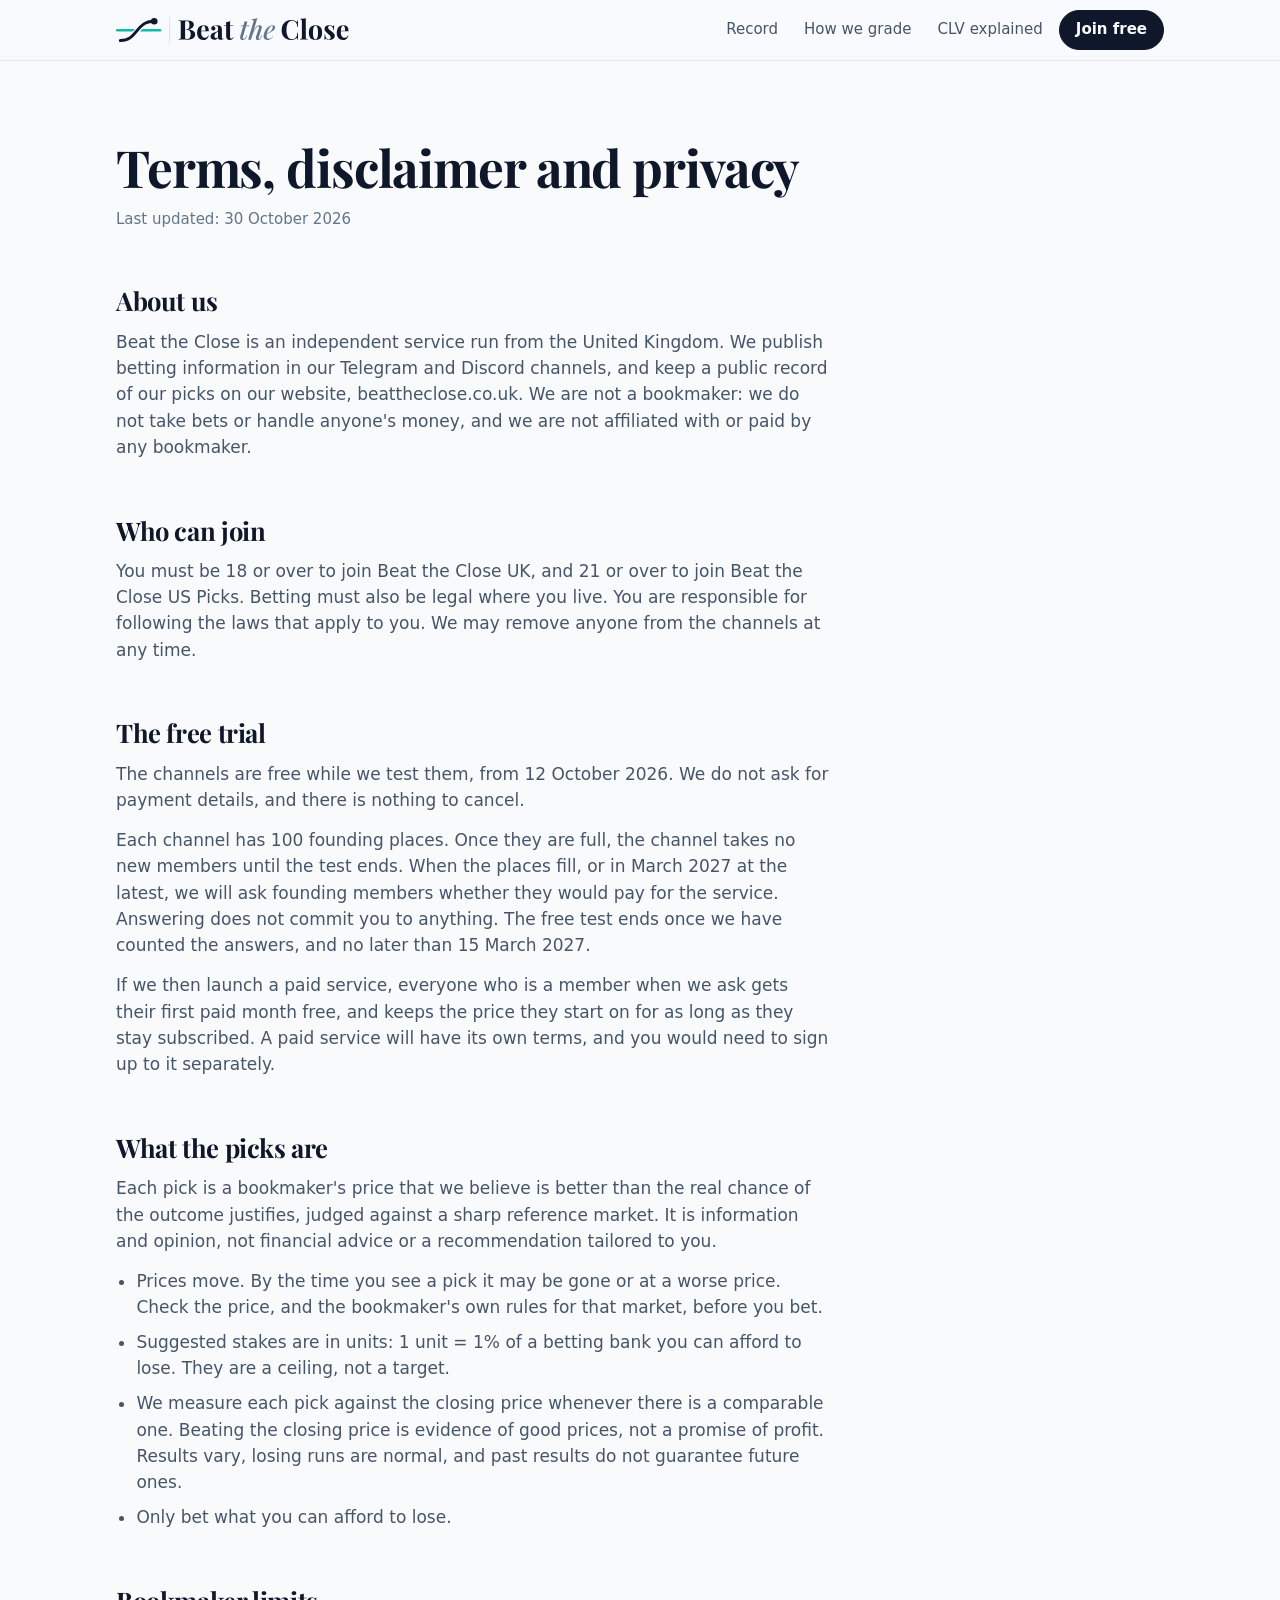
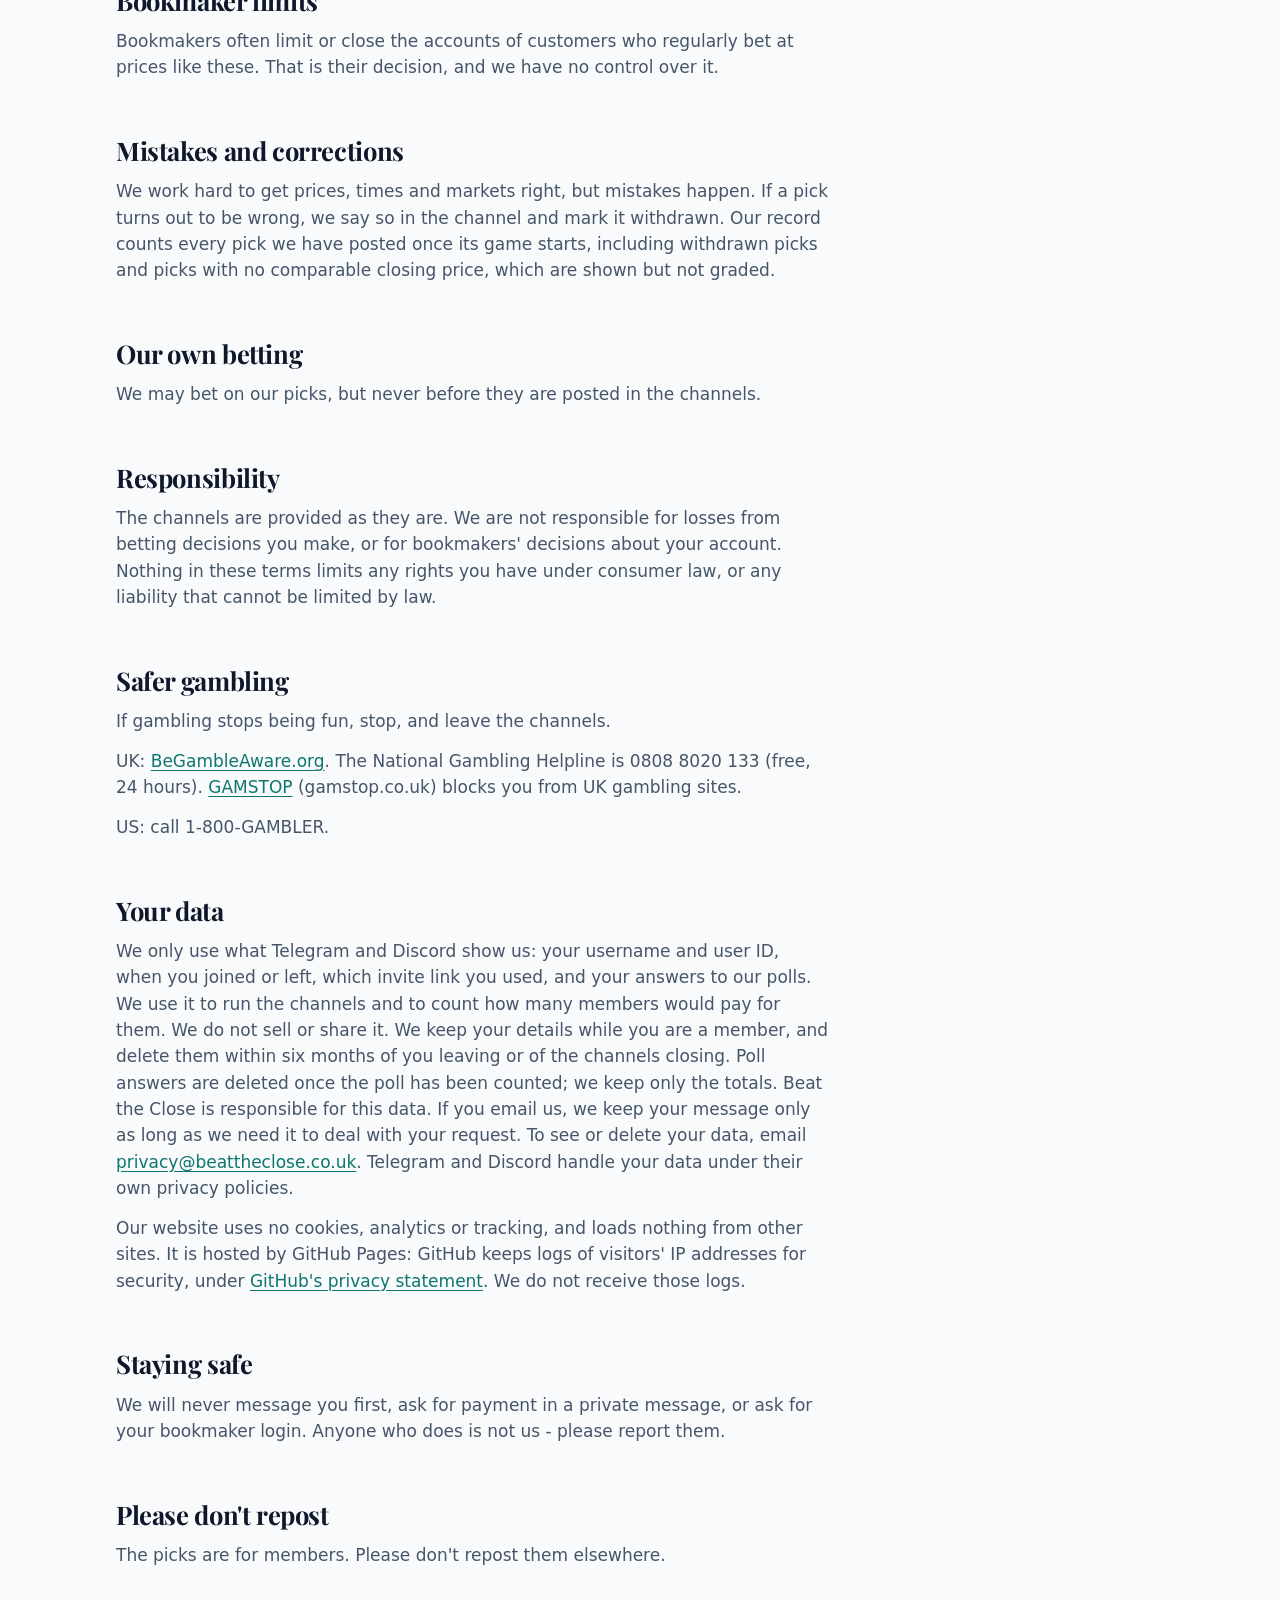
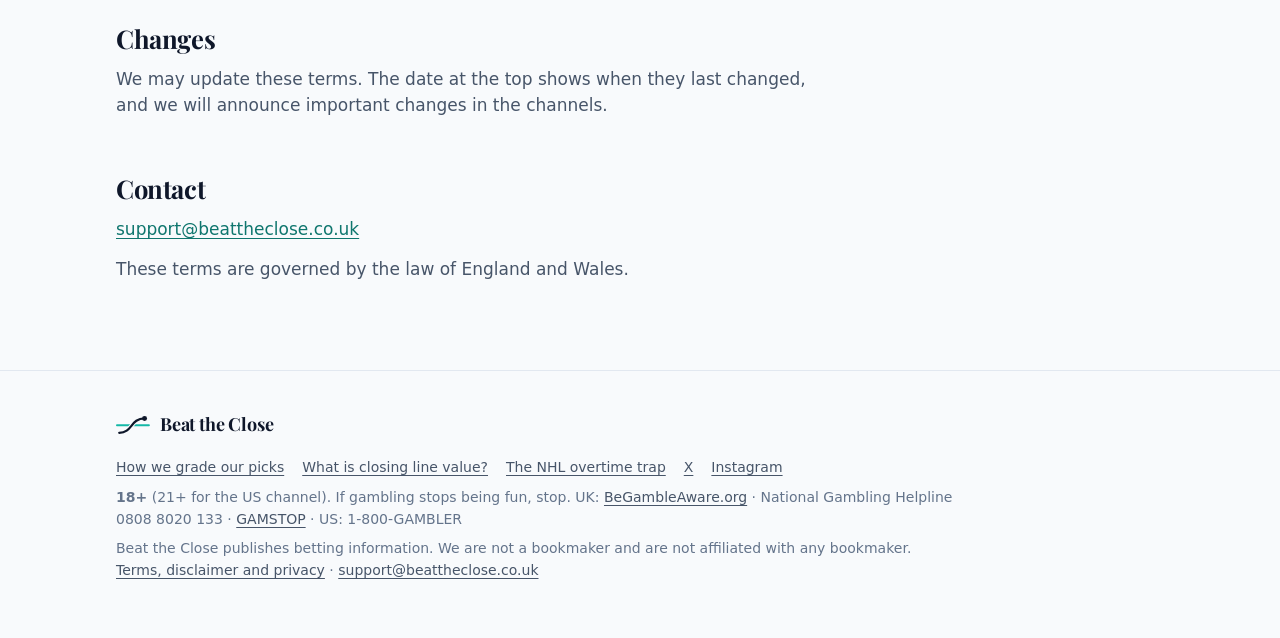
<file: terms/index.html>
<!doctype html>
<html lang="en-GB">
<head>
<meta charset="utf-8">
<meta name="viewport" content="width=device-width, initial-scale=1, viewport-fit=cover">
<meta http-equiv="Content-Security-Policy" content="default-src 'none'; img-src 'self' data:; style-src 'self' 'unsafe-inline'; font-src 'self'; base-uri 'none'; form-action 'none'; upgrade-insecure-requests">
<meta name="referrer" content="strict-origin-when-cross-origin">
<title>Terms, disclaimer and privacy · Beat the Close</title>
<meta name="description" content="Beat the Close terms, disclaimer and privacy notice: who can join, what the picks are, safer gambling and your data.">
<meta name="robots" content="index, follow">
<meta name="color-scheme" content="light dark">
<meta name="theme-color" content="#f8fafc" media="(prefers-color-scheme: light)">
<meta name="theme-color" content="#0f172a" media="(prefers-color-scheme: dark)">
<link rel="canonical" href="https://beattheclose.co.uk/terms/">
<link rel="icon" href="/favicon.ico" sizes="32x32">
<link rel="icon" href="/favicon.svg" type="image/svg+xml">
<link rel="apple-touch-icon" href="/apple-touch-icon.png">
<link rel="preload" href="/display.woff" as="font" type="font/woff" crossorigin>
<meta property="og:type" content="website">
<meta property="og:site_name" content="Beat the Close">
<meta property="og:url" content="https://beattheclose.co.uk/terms/">
<meta property="og:title" content="Terms, disclaimer and privacy · Beat the Close">
<meta property="og:description" content="Beat the Close terms, disclaimer and privacy notice: who can join, what the picks are, safer gambling and your data.">
<meta property="og:image" content="https://beattheclose.co.uk/og-image.png">
<meta property="og:image:width" content="1200">
<meta property="og:image:height" content="630">
<meta property="og:image:alt" content="Beat the Close: every pick graded against the closing line, in public.">
<meta name="twitter:card" content="summary_large_image">
<link rel="stylesheet" href="/style.css">
</head>
<body>
<a class="skip" href="#main">Skip to content</a>
<header class="site-header"><div class="wrap">
  <a class="brand" href="/" aria-label="Beat the Close, home"><svg class="logo" role="img" aria-label="Beat the Close" xmlns="http://www.w3.org/2000/svg" viewBox="0.0 -117.5 1212.2 135.0" data-w="1212" data-h="135">

<g transform="translate(-16.15 -186.98) scale(0.52083)">
<mask id="logo-gap" maskUnits="userSpaceOnUse" x="0" y="0" width="512" height="512"><rect width="512" height="512" fill="#fff"/><path d="M74 368C252 368 222 176 412 176" fill="none" stroke="#000" stroke-width="56" stroke-linecap="round"/></mask>
<line x1="44" y1="266" x2="470" y2="266" style="stroke:var(--logo-line,#14B8A6)" stroke-width="26" stroke-linecap="round" mask="url(#logo-gap)"/>
<path d="M74 368C252 368 222 176 412 176" fill="none" stroke="currentColor" stroke-width="30" stroke-linecap="round"/>
<circle cx="412" cy="176" r="33" fill="currentColor"/>
</g>
<rect x="277.42" y="-117.50" width="3.50" height="135.00" style="fill:var(--logo-divider,#CBD5E1)"/>
<path fill="currentColor" d="M325.66 -100Q329.33 -99.86 335.26 -99.72Q341.2 -99.58 347.13 -99.58Q354.03 -99.58 360.35 -99.72Q366.66 -99.86 369.31 -99.86Q386.85 -99.86 395.52 -93.64Q404.19 -87.43 404.19 -77.68Q404.19 -72.74 401.26 -67.67Q398.32 -62.6 392.1 -58.63Q385.89 -54.66 376.03 -52.85V-52.57Q389.22 -51.58 396.99 -47.74Q404.76 -43.9 408.15 -38.55Q411.54 -33.19 411.54 -27.4Q411.54 -18.5 406.88 -12.4Q402.22 -6.3 393.46 -3.15Q384.71 0 372.55 0Q369.28 0 362.86 -0.21Q356.45 -0.42 347.41 -0.42Q341.2 -0.42 335.26 -0.35Q329.33 -0.28 325.66 0V-2.82Q330.21 -3.11 332.46 -3.95Q334.71 -4.8 335.48 -7.34Q336.26 -9.89 336.26 -14.97V-85.03Q336.26 -90.25 335.47 -92.73Q334.69 -95.2 332.41 -96.12Q330.13 -97.03 325.66 -97.18ZM367.47 -97.18Q362.03 -97.18 360.37 -94.77Q358.71 -92.37 358.71 -85.03V-14.97Q358.71 -10.03 359.49 -7.49Q360.27 -4.94 362.35 -4.1Q364.43 -3.25 368.46 -3.25Q378.75 -3.25 383.42 -9.68Q388.09 -16.1 388.09 -27.97Q388.09 -38.84 382.65 -44.77Q377.22 -50.71 364.65 -50.71H352.64Q352.64 -50.71 352.64 -51.91Q352.64 -53.11 352.64 -53.11H364.79Q371.42 -53.11 375.02 -56.29Q378.61 -59.46 379.96 -64.76Q381.31 -70.06 381.31 -76.13Q381.31 -86.58 378.1 -91.88Q374.89 -97.18 367.47 -97.18ZM455.61 -75.06Q468.04 -75.06 475.11 -67.67Q482.19 -60.28 482.19 -43.64H435.72L435.49 -46.33H464.39Q464.59 -53.25 463.6 -59.11Q462.61 -64.97 460.46 -68.5Q458.32 -72.03 454.79 -72.03Q449.9 -72.03 446.45 -65.83Q443.01 -59.63 442.19 -45.25L442.7 -44.35Q442.5 -42.66 442.44 -40.79Q442.39 -38.93 442.39 -36.98Q442.39 -27.2 445.11 -21.13Q447.84 -15.06 452.09 -12.34Q456.34 -9.63 460.78 -9.63Q463.66 -9.63 466.83 -10.51Q470.01 -11.38 473.26 -13.86Q476.51 -16.33 479.33 -20.96L481.91 -20Q480.27 -14.75 476.61 -9.65Q472.95 -4.55 467.24 -1.29Q461.54 1.98 453.63 1.98Q444.14 1.98 436.78 -2.09Q429.42 -6.16 425.24 -14.55Q421.06 -22.94 421.06 -35.79Q421.06 -48.9 425.52 -57.61Q429.98 -66.33 437.82 -70.69Q445.66 -75.06 455.61 -75.06ZM509.9 0.99Q503.6 0.99 499.36 -1.41Q495.13 -3.81 493.11 -7.85Q491.09 -11.89 491.09 -16.69Q491.09 -22.74 493.85 -26.57Q496.62 -30.4 501.02 -32.75Q505.41 -35.11 510.3 -36.69Q515.18 -38.28 519.57 -39.76Q523.97 -41.24 526.74 -43.26Q529.5 -45.28 529.5 -48.53V-59.58Q529.5 -63.31 528.33 -66.16Q527.16 -69.01 524.7 -70.62Q522.24 -72.23 518.23 -72.23Q515.46 -72.23 512.63 -71.45Q509.79 -70.68 507.89 -68.76Q511.93 -67.43 514.08 -64.53Q516.23 -61.64 516.23 -57.85Q516.23 -53.05 512.95 -50.28Q509.67 -47.51 505.04 -47.51Q500.01 -47.51 497.39 -50.68Q494.76 -53.84 494.76 -58.28Q494.76 -62.37 496.81 -65.1Q498.85 -67.82 502.61 -70.14Q506.45 -72.49 512.07 -73.77Q517.7 -75.06 524.19 -75.06Q530.66 -75.06 535.86 -73.71Q541.06 -72.37 544.67 -68.73Q547.92 -65.51 548.88 -60.76Q549.84 -56.02 549.84 -48.9V-10.48Q549.84 -6.95 550.56 -5.56Q551.28 -4.18 552.95 -4.18Q554.25 -4.18 555.45 -4.89Q556.65 -5.59 558.04 -6.64L559.5 -4.24Q556.45 -1.72 552.63 -0.37Q548.8 0.99 543.94 0.99Q538.66 0.99 535.59 -0.47Q532.53 -1.92 531.19 -4.51Q529.84 -7.09 529.76 -10.48Q526.45 -5.14 521.67 -2.08Q516.88 0.99 509.9 0.99ZM519.98 -8.05Q522.78 -8.05 525.11 -9.42Q527.44 -10.79 529.5 -13.79V-42.74Q528.23 -40.68 525.96 -38.97Q523.69 -37.26 521.14 -35.51Q518.6 -33.76 516.33 -31.61Q514.05 -29.46 512.6 -26.4Q511.14 -23.33 511.14 -18.87Q511.14 -13.39 513.59 -10.72Q516.03 -8.05 519.98 -8.05ZM592.27 -96.19V-73.02H608.94V-70.2H592.27V-13.16Q592.27 -8.9 593.83 -7.1Q595.38 -5.31 598.43 -5.31Q601.06 -5.31 603.57 -7.25Q606.09 -9.18 608.09 -13.81L610.49 -12.51Q608.15 -6.19 603.56 -2.1Q598.97 1.98 591.11 1.98Q586.4 1.98 582.91 0.78Q579.42 -0.42 577.02 -2.77Q573.91 -5.93 572.92 -10.49Q571.93 -15.06 571.93 -22.46V-70.2H560.07V-73.02H571.93V-91.67Q577.84 -91.72 582.82 -92.78Q587.81 -93.84 592.27 -96.19Z"/>
<path style="fill:var(--logo-the,#64748B)" d="M693.76 -72.74 693.33 -69.92H647.71L648.42 -72.74ZM658.64 -12.01Q657.46 -7.68 659.14 -5.75Q660.82 -3.81 663.67 -3.81Q666.72 -3.81 669.83 -6.58Q672.94 -9.35 675.76 -17.26L677.8 -22.88H680.48L677.57 -14.21Q674.55 -5.25 669.49 -1.64Q664.43 1.98 657.6 1.98Q651.55 1.98 648.36 -0.66Q645.17 -3.31 644.57 -8.02Q643.98 -12.74 645.7 -18.7L667.34 -94.07Q671.61 -94.21 675.48 -94.63Q679.35 -95.06 682.65 -96.05ZM700.96 0H686.13L714.09 -94.21Q715.51 -99.01 713.76 -101.27Q712 -103.53 705.08 -103.53L705.96 -106.5Q714.49 -106.64 721.26 -108.12Q728.02 -109.6 733.87 -112.29ZM704.77 -20.76Q710.22 -36.07 715.1 -46.48Q719.97 -56.89 724.73 -63.11Q729.49 -69.32 734.53 -72.02Q739.57 -74.72 745.11 -74.72Q751.83 -74.72 754.46 -71.61Q757.09 -68.5 756.91 -63.57Q756.72 -58.64 754.97 -53.39L741.21 -12.01Q740.03 -8.28 740.35 -6.05Q740.68 -3.81 743.36 -3.81Q745.76 -3.81 748.25 -6.48Q750.73 -9.15 753.56 -17.12L755.62 -22.88H758.3L754.77 -12.57Q752.8 -6.64 749.82 -3.53Q746.83 -0.42 743.52 0.78Q740.2 1.98 737.06 1.98Q731.04 1.98 728.53 -0.72Q726.02 -3.42 726.26 -8.15Q726.5 -12.88 728.39 -18.7L741.55 -58.33Q742.29 -60.54 742.78 -63.14Q743.28 -65.73 742.6 -67.54Q741.92 -69.35 739.01 -69.35Q735.73 -69.35 731.89 -66.05Q728.05 -62.74 723.97 -56.67Q719.89 -50.59 715.9 -42.22Q711.92 -33.84 708.28 -23.77Q704.63 -13.7 701.55 -2.34ZM779.15 -31.58Q786.38 -34.15 792.4 -36.84Q798.42 -39.52 802.2 -42.6Q807.4 -46.98 810.49 -53.02Q813.59 -59.07 813.59 -66.24Q813.59 -69.92 813.02 -70.97Q812.46 -72.03 811.33 -72.03Q807.94 -72.03 804 -68.91Q800.06 -65.79 796.24 -60.38Q792.43 -54.97 789.25 -48.11Q786.07 -41.24 784.17 -33.57Q782.26 -25.9 782.26 -18.39Q782.26 -10.99 785.06 -7.9Q787.85 -4.8 792.4 -4.8Q797.03 -4.8 802.68 -7.71Q808.33 -10.62 813.76 -18.08L816.02 -16.95Q813.25 -12.29 808.73 -7.91Q804.21 -3.53 798.47 -0.78Q792.74 1.98 786.16 1.98Q780.31 1.98 775.8 -0.28Q771.3 -2.54 768.83 -6.99Q766.35 -11.44 766.35 -17.94Q766.35 -24.46 768.69 -32.15Q771.02 -39.83 775.31 -47.34Q779.6 -54.86 785.58 -61.09Q791.55 -67.32 798.84 -71.02Q806.13 -74.72 814.43 -74.72Q819.43 -74.72 822.87 -72.25Q826.3 -69.77 826.3 -64.77Q826.3 -59.18 823.08 -54.34Q819.86 -49.49 814.52 -45.49Q809.18 -41.5 802.85 -38.39Q796.52 -35.28 790.3 -33.02Q784.07 -30.76 779.01 -29.38Z"/>
<path fill="currentColor" d="M909.89 -101.98Q919.21 -101.98 925.21 -99.22Q931.21 -96.47 935.87 -92.8Q938.7 -90.68 940.18 -92.3Q941.67 -93.93 942.23 -100H945.48Q945.2 -94.52 945.05 -86.65Q944.91 -78.79 944.91 -65.82H941.67Q940.93 -72.32 939.83 -76.94Q938.73 -81.55 936.72 -85.03Q934.72 -88.5 931.04 -91.38Q927.51 -94.89 922.87 -96.61Q918.22 -98.33 913.16 -98.33Q905.56 -98.33 900.2 -94.28Q894.83 -90.23 891.48 -83.35Q888.13 -76.47 886.58 -67.75Q885.03 -59.04 885.03 -49.72Q885.03 -40.23 886.66 -31.54Q888.3 -22.85 891.76 -16.09Q895.22 -9.32 900.7 -5.38Q906.18 -1.44 913.73 -1.44Q918.39 -1.44 923.15 -3.18Q927.91 -4.92 931.27 -8.28Q936.75 -12.54 938.71 -18.87Q940.68 -25.2 941.67 -35.59H944.91Q944.91 -22.15 945.05 -13.88Q945.2 -5.62 945.48 0H942.23Q941.67 -6.07 940.32 -7.63Q938.98 -9.18 935.87 -7.2Q930.65 -3.53 924.79 -0.78Q918.92 1.98 909.74 1.98Q894.8 1.98 883.56 -4.1Q872.31 -10.17 866.1 -21.61Q859.89 -33.05 859.89 -49.15Q859.89 -64.97 866.31 -76.84Q872.74 -88.7 883.98 -95.34Q895.22 -101.98 909.89 -101.98ZM985.56 -110.56V-13.13Q985.56 -7.2 987.61 -5.08Q989.66 -2.97 994.6 -2.97V0Q991.97 -0.14 986.62 -0.35Q981.27 -0.56 975.73 -0.56Q970.27 -0.56 964.64 -0.35Q959.01 -0.14 956.19 0V-2.97Q961.13 -2.97 963.18 -5.08Q965.22 -7.2 965.22 -13.12V-93.63Q965.22 -99.97 963.32 -103.01Q961.42 -106.05 956.19 -106.05V-109.01Q960.7 -108.59 964.94 -108.59Q970.82 -108.59 976 -109.08Q981.18 -109.58 985.56 -110.56ZM1035.82 -75.06Q1046.04 -75.06 1053.8 -71.23Q1061.55 -67.4 1065.99 -58.93Q1070.42 -50.45 1070.42 -36.47Q1070.42 -22.49 1065.99 -14.04Q1061.55 -5.59 1053.8 -1.81Q1046.04 1.98 1035.82 1.98Q1025.73 1.98 1017.91 -1.81Q1010.08 -5.59 1005.65 -14.04Q1001.21 -22.49 1001.21 -36.47Q1001.21 -50.45 1005.65 -58.93Q1010.08 -67.4 1017.91 -71.23Q1025.73 -75.06 1035.82 -75.06ZM1035.82 -72.23Q1030.05 -72.23 1026.3 -63.81Q1022.54 -55.4 1022.54 -36.47Q1022.54 -17.54 1026.3 -9.19Q1030.05 -0.85 1035.82 -0.85Q1041.58 -0.85 1045.34 -9.19Q1049.09 -17.54 1049.09 -36.47Q1049.09 -55.4 1045.34 -63.81Q1041.58 -72.23 1035.82 -72.23ZM1107.06 -75.06Q1113.05 -75.06 1117.47 -73.52Q1121.89 -71.98 1123.9 -70.68Q1128.73 -67.37 1129.8 -74.92H1132.8Q1132.51 -70.88 1132.37 -65.18Q1132.23 -59.49 1132.23 -50.06H1129.24Q1128.56 -55.28 1126.59 -60.31Q1124.63 -65.34 1120.89 -68.64Q1117.15 -71.95 1111.13 -71.95Q1107.03 -71.95 1104.26 -69.58Q1101.5 -67.2 1101.5 -62.85Q1101.5 -58.62 1104.04 -55.41Q1106.58 -52.2 1110.59 -49.34Q1114.6 -46.47 1118.9 -43.19Q1123.67 -39.72 1127.46 -36.27Q1131.24 -32.82 1133.52 -28.71Q1135.79 -24.6 1135.79 -18.98Q1135.79 -12.57 1132.1 -7.85Q1128.42 -3.14 1122.39 -0.58Q1116.35 1.98 1109.01 1.98Q1104.8 1.98 1101.5 1.14Q1098.19 0.31 1095.82 -0.93Q1093.9 -1.89 1092.33 -2.67Q1090.76 -3.45 1089.26 -3.9Q1087.85 -4.35 1086.81 -2.98Q1085.76 -1.61 1085.2 0.99H1082.2Q1082.48 -3.53 1082.63 -10.03Q1082.77 -16.53 1082.77 -27.26H1085.76Q1086.67 -19.6 1088.88 -13.76Q1091.1 -7.91 1095.01 -4.59Q1098.93 -1.27 1104.8 -1.27Q1107.29 -1.27 1109.55 -2.29Q1111.81 -3.31 1113.28 -5.51Q1114.74 -7.71 1114.74 -11.3Q1114.74 -17.51 1110.69 -21.64Q1106.64 -25.76 1100.48 -30.57Q1095.9 -34.24 1091.88 -37.78Q1087.85 -41.33 1085.31 -45.64Q1082.77 -49.94 1082.77 -55.57Q1082.77 -61.92 1086.17 -66.24Q1089.57 -70.56 1095.14 -72.81Q1100.7 -75.06 1107.06 -75.06ZM1180.76 -75.06Q1193.19 -75.06 1200.27 -67.67Q1207.34 -60.28 1207.34 -43.64H1160.87L1160.65 -46.33H1189.55Q1189.74 -53.25 1188.76 -59.11Q1187.77 -64.97 1185.62 -68.5Q1183.47 -72.03 1179.94 -72.03Q1175.05 -72.03 1171.61 -65.83Q1168.16 -59.63 1167.34 -45.25L1167.85 -44.35Q1167.65 -42.66 1167.6 -40.79Q1167.54 -38.93 1167.54 -36.98Q1167.54 -27.2 1170.27 -21.13Q1172.99 -15.06 1177.24 -12.34Q1181.5 -9.63 1185.93 -9.63Q1188.81 -9.63 1191.99 -10.51Q1195.17 -11.38 1198.42 -13.86Q1201.67 -16.33 1204.49 -20.96L1207.06 -20Q1205.42 -14.75 1201.76 -9.65Q1198.11 -4.55 1192.4 -1.29Q1186.69 1.98 1178.78 1.98Q1169.29 1.98 1161.93 -2.09Q1154.57 -6.16 1150.39 -14.55Q1146.21 -22.94 1146.21 -35.79Q1146.21 -48.9 1150.68 -57.61Q1155.14 -66.33 1162.98 -70.69Q1170.82 -75.06 1180.76 -75.06Z"/>
</svg></a>
  <nav class="site-nav" aria-label="Sections">
    <a class="link" href="/#record">Record</a><a class="link" href="/how-we-grade/">How we grade</a><a class="link" href="/closing-line-value/">CLV explained</a>
    <a class="btn primary small" href="/#join">Join free</a>
  </nav>
</div></header>

<main id="main">
  <article class="wrap"><div class="prose">
<h1>Terms, disclaimer and privacy</h1>
<p class="updated">Last updated: 30 October 2026</p>
<h2>About us</h2>
<p>Beat the Close is an independent service run from the United Kingdom. We publish betting information in our Telegram and Discord channels, and keep a public record of our picks on our website, beattheclose.co.uk. We are not a bookmaker: we do not take bets or handle anyone's money, and we are not affiliated with or paid by any bookmaker.</p>
<h2>Who can join</h2>
<p>You must be 18 or over to join Beat the Close UK, and 21 or over to join Beat the Close US Picks. Betting must also be legal where you live. You are responsible for following the laws that apply to you. We may remove anyone from the channels at any time.</p>
<h2>The free trial</h2>
<p>The channels are free while we test them, from 12 October 2026. We do not ask for payment details, and there is nothing to cancel.</p>
<p>Each channel has 100 founding places. Once they are full, the channel takes no new members until the test ends. When the places fill, or in March 2027 at the latest, we will ask founding members whether they would pay for the service. Answering does not commit you to anything. The free test ends once we have counted the answers, and no later than 15 March 2027.</p>
<p>If we then launch a paid service, everyone who is a member when we ask gets their first paid month free, and keeps the price they start on for as long as they stay subscribed. A paid service will have its own terms, and you would need to sign up to it separately.</p>
<h2>What the picks are</h2>
<p>Each pick is a bookmaker's price that we believe is better than the real chance of the outcome justifies, judged against a sharp reference market. It is information and opinion, not financial advice or a recommendation tailored to you.</p>
<ul><li>Prices move. By the time you see a pick it may be gone or at a worse price. Check the price, and the bookmaker's own rules for that market, before you bet.</li><li>Suggested stakes are in units: 1 unit = 1% of a betting bank you can afford to lose. They are a ceiling, not a target.</li><li>We measure each pick against the closing price whenever there is a comparable one. Beating the closing price is evidence of good prices, not a promise of profit. Results vary, losing runs are normal, and past results do not guarantee future ones.</li><li>Only bet what you can afford to lose.</li></ul>
<h2>Bookmaker limits</h2>
<p>Bookmakers often limit or close the accounts of customers who regularly bet at prices like these. That is their decision, and we have no control over it.</p>
<h2>Mistakes and corrections</h2>
<p>We work hard to get prices, times and markets right, but mistakes happen. If a pick turns out to be wrong, we say so in the channel and mark it withdrawn. Our record counts every pick we have posted once its game starts, including withdrawn picks and picks with no comparable closing price, which are shown but not graded.</p>
<h2>Our own betting</h2>
<p>We may bet on our picks, but never before they are posted in the channels.</p>
<h2>Responsibility</h2>
<p>The channels are provided as they are. We are not responsible for losses from betting decisions you make, or for bookmakers' decisions about your account. Nothing in these terms limits any rights you have under consumer law, or any liability that cannot be limited by law.</p>
<h2>Safer gambling</h2>
<p>If gambling stops being fun, stop, and leave the channels.</p>
<p>UK: <a href="https://www.begambleaware.org">BeGambleAware.org</a>. The National Gambling Helpline is 0808 8020 133 (free, 24 hours). <a href="https://www.gamstop.co.uk">GAMSTOP</a> (gamstop.co.uk) blocks you from UK gambling sites.</p>
<p>US: call 1-800-GAMBLER.</p>
<h2>Your data</h2>
<p>We only use what Telegram and Discord show us: your username and user ID, when you joined or left, which invite link you used, and your answers to our polls. We use it to run the channels and to count how many members would pay for them. We do not sell or share it. We keep your details while you are a member, and delete them within six months of you leaving or of the channels closing. Poll answers are deleted once the poll has been counted; we keep only the totals. Beat the Close is responsible for this data. If you email us, we keep your message only as long as we need it to deal with your request. To see or delete your data, email <a href="mailto:privacy@beattheclose.co.uk">privacy@beattheclose.co.uk</a>. Telegram and Discord handle your data under their own privacy policies.</p>
<p>Our website uses no cookies, analytics or tracking, and loads nothing from other sites. It is hosted by GitHub Pages: GitHub keeps logs of visitors' IP addresses for security, under <a href="https://docs.github.com/en/site-policy/privacy-policies/github-general-privacy-statement">GitHub's privacy statement</a>. We do not receive those logs.</p>
<h2>Staying safe</h2>
<p>We will never message you first, ask for payment in a private message, or ask for your bookmaker login. Anyone who does is not us - please report them.</p>
<h2>Please don't repost</h2>
<p>The picks are for members. Please don't repost them elsewhere.</p>
<h2>Changes</h2>
<p>We may update these terms. The date at the top shows when they last changed, and we will announce important changes in the channels.</p>
<h2>Contact</h2>
<p><a href="mailto:support@beattheclose.co.uk">support@beattheclose.co.uk</a></p>
<p>These terms are governed by the law of England and Wales.</p>
  </div></article>
</main>
<footer><div class="wrap">
  <div class="foot-brand"><svg class="mark" viewBox="31 143 452 240" aria-hidden="true">
<mask id="mark-gap" maskUnits="userSpaceOnUse" x="0" y="0" width="512" height="512"><rect width="512" height="512" fill="#fff"/><path d="M74 368C252 368 222 176 412 176" fill="none" stroke="#000" stroke-width="56" stroke-linecap="round"/></mask>
<line x1="44" y1="266" x2="470" y2="266" style="stroke:var(--logo-line,#14B8A6)" stroke-width="26" stroke-linecap="round" mask="url(#mark-gap)"/>
<path d="M74 368C252 368 222 176 412 176" fill="none" stroke="currentColor" stroke-width="30" stroke-linecap="round"/>
<circle cx="412" cy="176" r="33" fill="currentColor"/>
</svg><span>Beat the Close</span></div>
  <p class="guides"><a href="/how-we-grade/">How we grade our picks</a><a href="/closing-line-value/">What is closing line value?</a><a href="/research/nhl-overtime-totals/">The NHL overtime trap</a><a href="https://x.com/BeatTheCloseUK" rel="me noopener">X</a><a href="https://www.instagram.com/beattheclose/" rel="me noopener">Instagram</a></p>
  <p><strong>18+</strong> (21+ for the US channel). If gambling stops being fun, stop. UK: <a href="https://www.begambleaware.org">BeGambleAware.org</a>
     · National Gambling Helpline 0808 8020 133 · <a href="https://www.gamstop.co.uk">GAMSTOP</a> · US: 1-800-GAMBLER</p>
  <p>Beat the Close publishes betting information. We are not a bookmaker and are not affiliated with any bookmaker.
     <a href="/terms/">Terms, disclaimer and privacy</a> · <a href="mailto:support@beattheclose.co.uk">support@beattheclose.co.uk</a></p>
</div></footer>
</body>
</html>
</file>
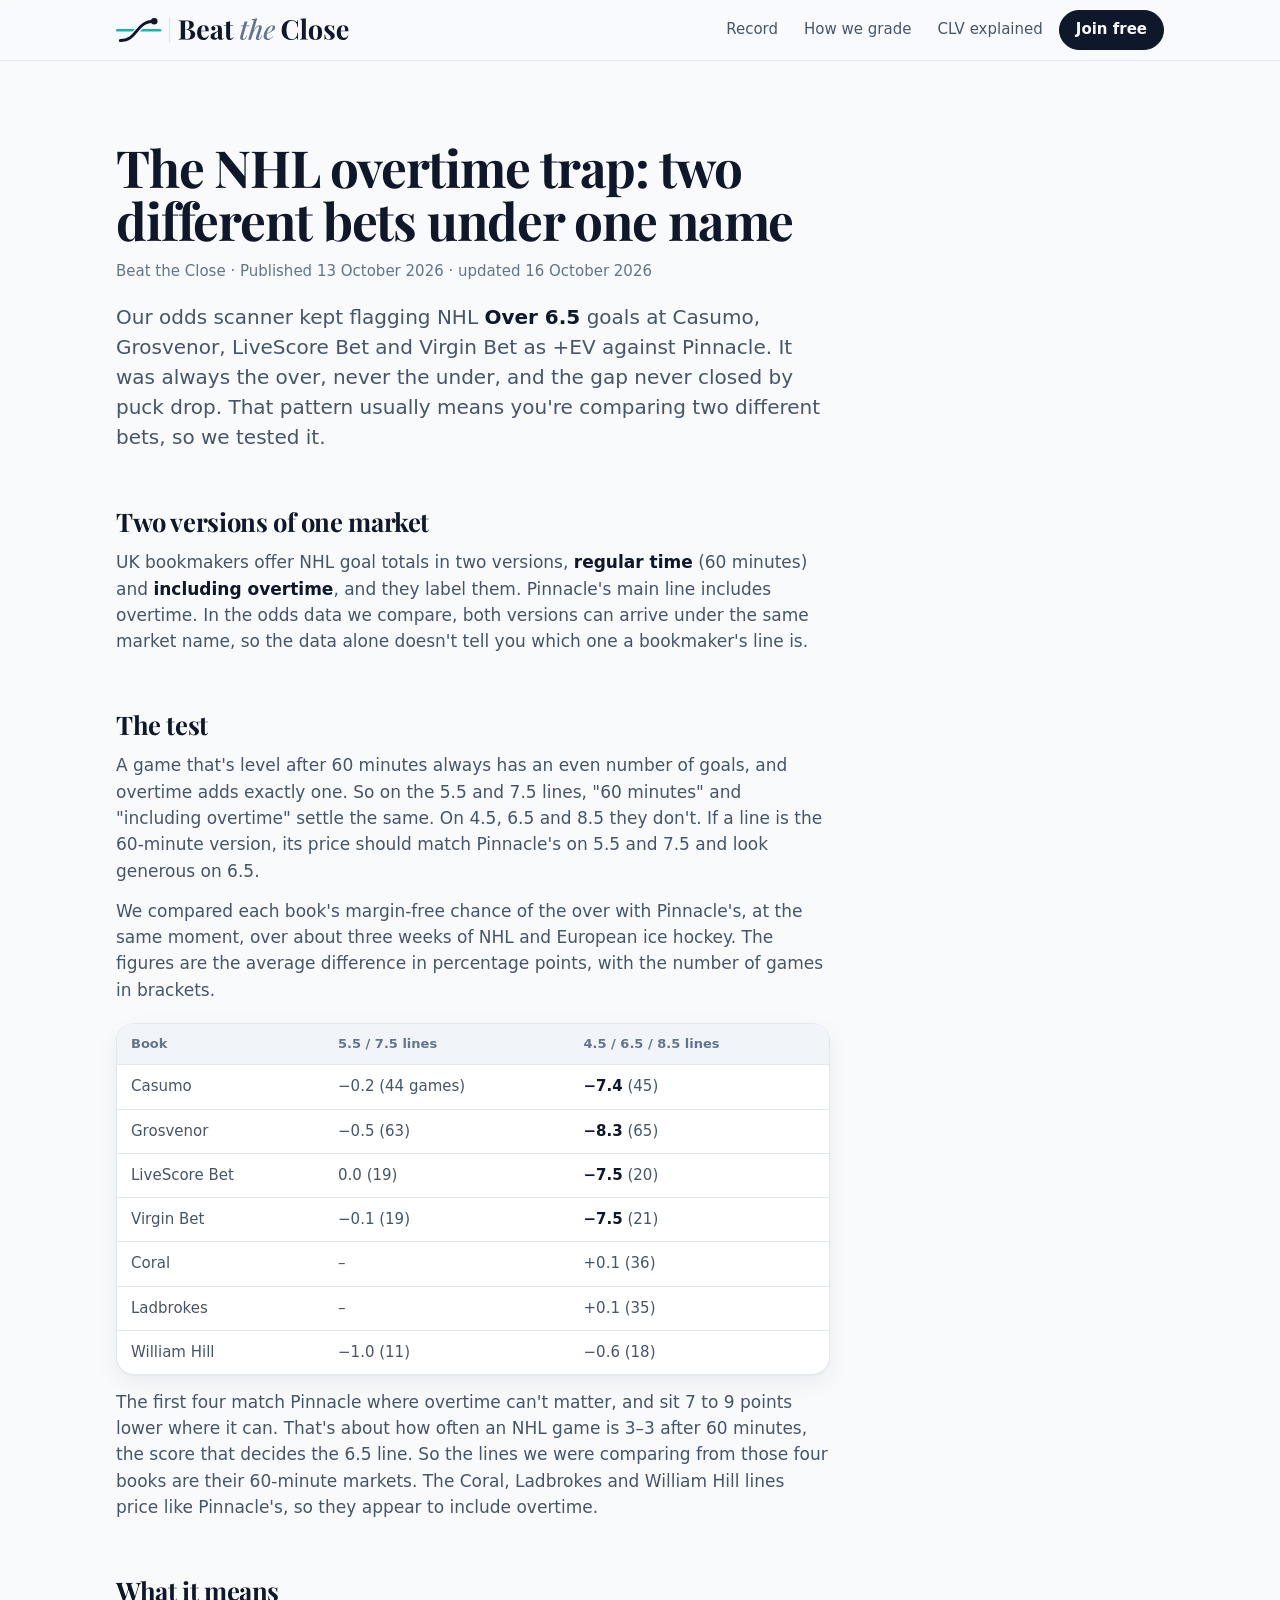
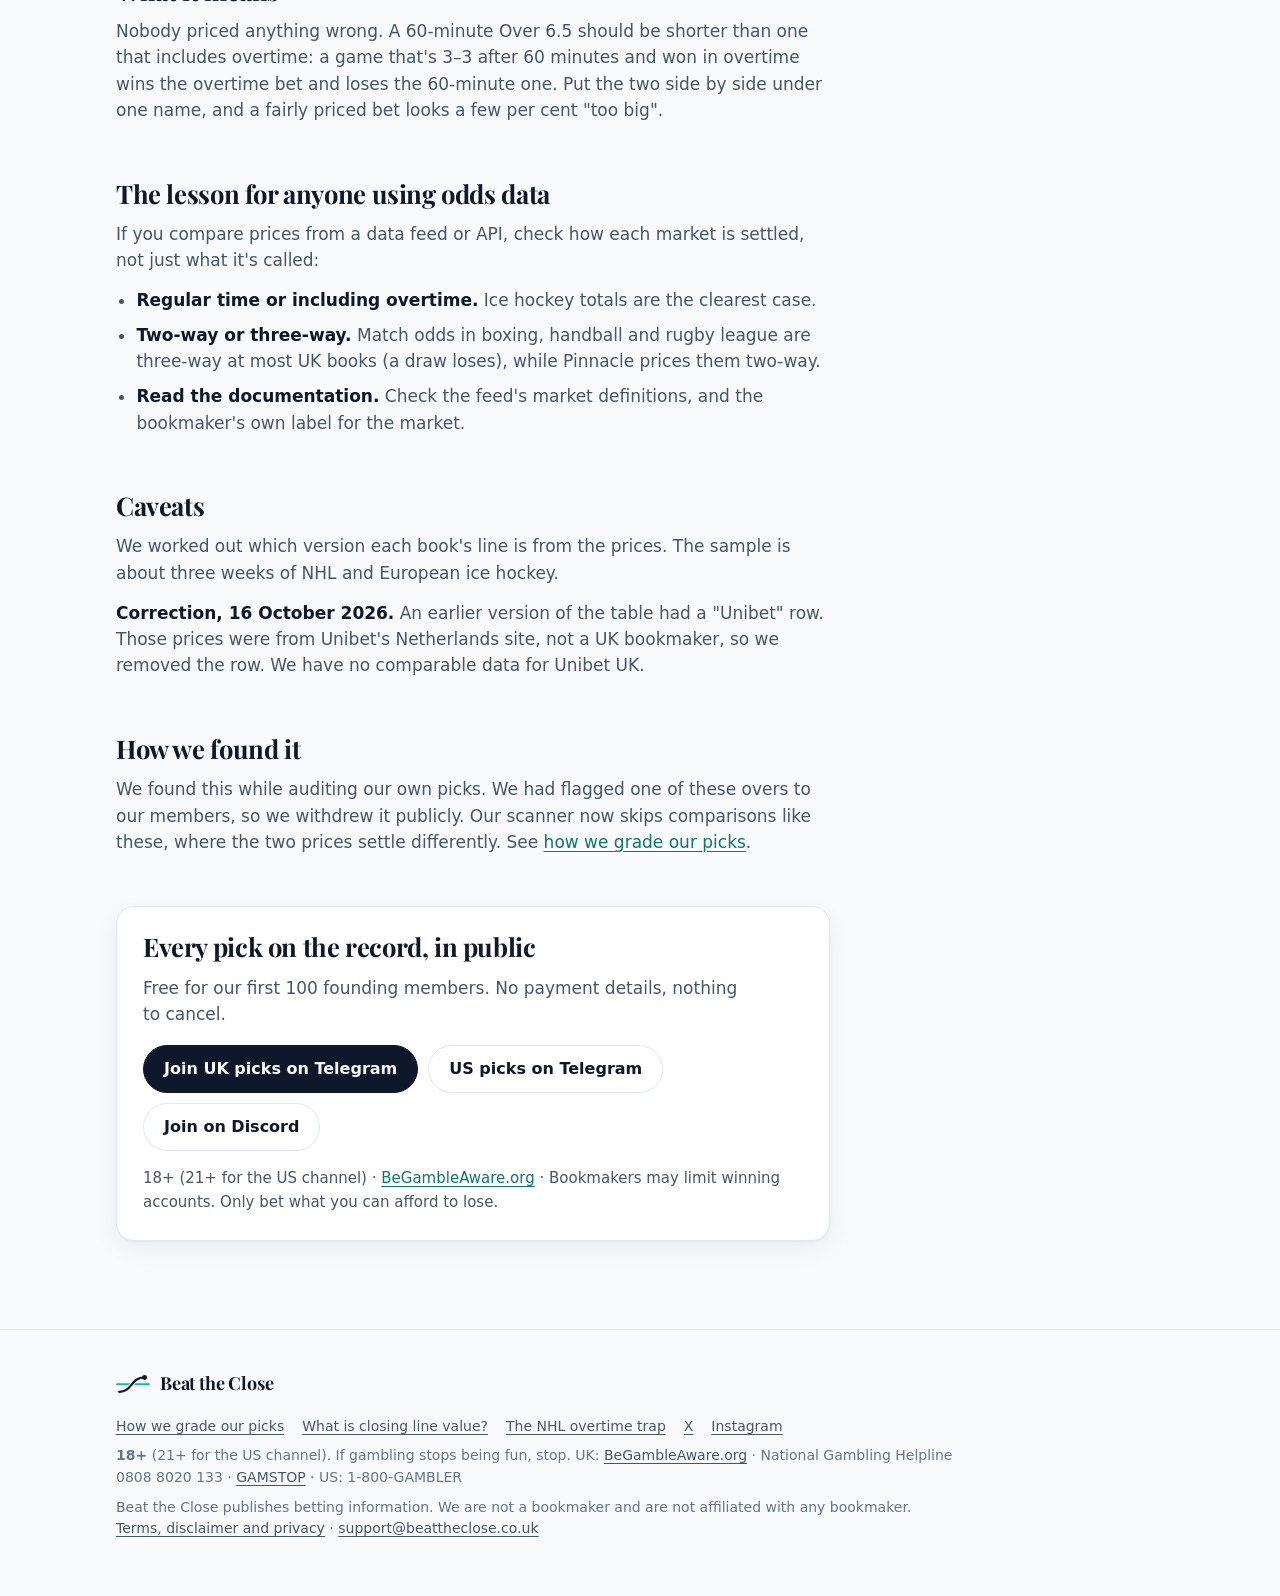
<file: research/nhl-overtime-totals/index.html>
<!doctype html>
<html lang="en-GB">
<head>
<meta charset="utf-8">
<meta name="viewport" content="width=device-width, initial-scale=1, viewport-fit=cover">
<meta http-equiv="Content-Security-Policy" content="default-src 'none'; img-src 'self' data:; style-src 'self' 'unsafe-inline'; font-src 'self'; base-uri 'none'; form-action 'none'; upgrade-insecure-requests">
<meta name="referrer" content="strict-origin-when-cross-origin">
<title>The NHL overtime trap: two different bets under one name · Beat the Close</title>
<meta name="description" content="In odds data, a 60-minute NHL goals total can appear under the same name as one that includes overtime. Side by side, a fairly priced Over 6.5 looks +EV when it isn&#x27;t. How we caught it, and how to check.">
<meta name="robots" content="index, follow">
<meta name="color-scheme" content="light dark">
<meta name="theme-color" content="#f8fafc" media="(prefers-color-scheme: light)">
<meta name="theme-color" content="#0f172a" media="(prefers-color-scheme: dark)">
<link rel="canonical" href="https://beattheclose.co.uk/research/nhl-overtime-totals/">
<link rel="icon" href="/favicon.ico" sizes="32x32">
<link rel="icon" href="/favicon.svg" type="image/svg+xml">
<link rel="apple-touch-icon" href="/apple-touch-icon.png">
<link rel="preload" href="/display.woff" as="font" type="font/woff" crossorigin>
<meta property="og:type" content="article">
<meta property="og:site_name" content="Beat the Close">
<meta property="og:url" content="https://beattheclose.co.uk/research/nhl-overtime-totals/">
<meta property="og:title" content="The NHL overtime trap: two different bets under one name · Beat the Close">
<meta property="og:description" content="In odds data, a 60-minute NHL goals total can appear under the same name as one that includes overtime. Side by side, a fairly priced Over 6.5 looks +EV when it isn&#x27;t. How we caught it, and how to check.">
<meta property="og:image" content="https://beattheclose.co.uk/og-image.png">
<meta property="og:image:width" content="1200">
<meta property="og:image:height" content="630">
<meta property="og:image:alt" content="Beat the Close: every pick graded against the closing line, in public.">
<meta name="twitter:card" content="summary_large_image">
<link rel="stylesheet" href="/style.css">
<script type="application/ld+json">{"@context": "https://schema.org", "@type": "Article", "headline": "The NHL overtime trap: two different bets under one name", "description": "In odds data, a 60-minute NHL goals total can appear under the same name as one that includes overtime. Side by side, a fairly priced Over 6.5 looks +EV when it isn't. How we caught it, and how to check.", "datePublished": "2026-10-13", "dateModified": "2026-10-16", "mainEntityOfPage": "https://beattheclose.co.uk/research/nhl-overtime-totals/", "image": "https://beattheclose.co.uk/og-image.png", "author": {"@type": "Organization", "@id": "https://beattheclose.co.uk/#org", "name": "Beat the Close", "url": "https://beattheclose.co.uk/", "logo": "https://beattheclose.co.uk/logo.png", "email": "support@beattheclose.co.uk", "sameAs": ["https://x.com/BeatTheCloseUK", "https://www.instagram.com/beattheclose/"]}, "publisher": {"@type": "Organization", "@id": "https://beattheclose.co.uk/#org", "name": "Beat the Close", "url": "https://beattheclose.co.uk/", "logo": "https://beattheclose.co.uk/logo.png", "email": "support@beattheclose.co.uk", "sameAs": ["https://x.com/BeatTheCloseUK", "https://www.instagram.com/beattheclose/"]}}</script>
</head>
<body>
<a class="skip" href="#main">Skip to content</a>
<header class="site-header"><div class="wrap">
  <a class="brand" href="/" aria-label="Beat the Close, home"><svg class="logo" role="img" aria-label="Beat the Close" xmlns="http://www.w3.org/2000/svg" viewBox="0.0 -117.5 1212.2 135.0" data-w="1212" data-h="135">

<g transform="translate(-16.15 -186.98) scale(0.52083)">
<mask id="logo-gap" maskUnits="userSpaceOnUse" x="0" y="0" width="512" height="512"><rect width="512" height="512" fill="#fff"/><path d="M74 368C252 368 222 176 412 176" fill="none" stroke="#000" stroke-width="56" stroke-linecap="round"/></mask>
<line x1="44" y1="266" x2="470" y2="266" style="stroke:var(--logo-line,#14B8A6)" stroke-width="26" stroke-linecap="round" mask="url(#logo-gap)"/>
<path d="M74 368C252 368 222 176 412 176" fill="none" stroke="currentColor" stroke-width="30" stroke-linecap="round"/>
<circle cx="412" cy="176" r="33" fill="currentColor"/>
</g>
<rect x="277.42" y="-117.50" width="3.50" height="135.00" style="fill:var(--logo-divider,#CBD5E1)"/>
<path fill="currentColor" d="M325.66 -100Q329.33 -99.86 335.26 -99.72Q341.2 -99.58 347.13 -99.58Q354.03 -99.58 360.35 -99.72Q366.66 -99.86 369.31 -99.86Q386.85 -99.86 395.52 -93.64Q404.19 -87.43 404.19 -77.68Q404.19 -72.74 401.26 -67.67Q398.32 -62.6 392.1 -58.63Q385.89 -54.66 376.03 -52.85V-52.57Q389.22 -51.58 396.99 -47.74Q404.76 -43.9 408.15 -38.55Q411.54 -33.19 411.54 -27.4Q411.54 -18.5 406.88 -12.4Q402.22 -6.3 393.46 -3.15Q384.71 0 372.55 0Q369.28 0 362.86 -0.21Q356.45 -0.42 347.41 -0.42Q341.2 -0.42 335.26 -0.35Q329.33 -0.28 325.66 0V-2.82Q330.21 -3.11 332.46 -3.95Q334.71 -4.8 335.48 -7.34Q336.26 -9.89 336.26 -14.97V-85.03Q336.26 -90.25 335.47 -92.73Q334.69 -95.2 332.41 -96.12Q330.13 -97.03 325.66 -97.18ZM367.47 -97.18Q362.03 -97.18 360.37 -94.77Q358.71 -92.37 358.71 -85.03V-14.97Q358.71 -10.03 359.49 -7.49Q360.27 -4.94 362.35 -4.1Q364.43 -3.25 368.46 -3.25Q378.75 -3.25 383.42 -9.68Q388.09 -16.1 388.09 -27.97Q388.09 -38.84 382.65 -44.77Q377.22 -50.71 364.65 -50.71H352.64Q352.64 -50.71 352.64 -51.91Q352.64 -53.11 352.64 -53.11H364.79Q371.42 -53.11 375.02 -56.29Q378.61 -59.46 379.96 -64.76Q381.31 -70.06 381.31 -76.13Q381.31 -86.58 378.1 -91.88Q374.89 -97.18 367.47 -97.18ZM455.61 -75.06Q468.04 -75.06 475.11 -67.67Q482.19 -60.28 482.19 -43.64H435.72L435.49 -46.33H464.39Q464.59 -53.25 463.6 -59.11Q462.61 -64.97 460.46 -68.5Q458.32 -72.03 454.79 -72.03Q449.9 -72.03 446.45 -65.83Q443.01 -59.63 442.19 -45.25L442.7 -44.35Q442.5 -42.66 442.44 -40.79Q442.39 -38.93 442.39 -36.98Q442.39 -27.2 445.11 -21.13Q447.84 -15.06 452.09 -12.34Q456.34 -9.63 460.78 -9.63Q463.66 -9.63 466.83 -10.51Q470.01 -11.38 473.26 -13.86Q476.51 -16.33 479.33 -20.96L481.91 -20Q480.27 -14.75 476.61 -9.65Q472.95 -4.55 467.24 -1.29Q461.54 1.98 453.63 1.98Q444.14 1.98 436.78 -2.09Q429.42 -6.16 425.24 -14.55Q421.06 -22.94 421.06 -35.79Q421.06 -48.9 425.52 -57.61Q429.98 -66.33 437.82 -70.69Q445.66 -75.06 455.61 -75.06ZM509.9 0.99Q503.6 0.99 499.36 -1.41Q495.13 -3.81 493.11 -7.85Q491.09 -11.89 491.09 -16.69Q491.09 -22.74 493.85 -26.57Q496.62 -30.4 501.02 -32.75Q505.41 -35.11 510.3 -36.69Q515.18 -38.28 519.57 -39.76Q523.97 -41.24 526.74 -43.26Q529.5 -45.28 529.5 -48.53V-59.58Q529.5 -63.31 528.33 -66.16Q527.16 -69.01 524.7 -70.62Q522.24 -72.23 518.23 -72.23Q515.46 -72.23 512.63 -71.45Q509.79 -70.68 507.89 -68.76Q511.93 -67.43 514.08 -64.53Q516.23 -61.64 516.23 -57.85Q516.23 -53.05 512.95 -50.28Q509.67 -47.51 505.04 -47.51Q500.01 -47.51 497.39 -50.68Q494.76 -53.84 494.76 -58.28Q494.76 -62.37 496.81 -65.1Q498.85 -67.82 502.61 -70.14Q506.45 -72.49 512.07 -73.77Q517.7 -75.06 524.19 -75.06Q530.66 -75.06 535.86 -73.71Q541.06 -72.37 544.67 -68.73Q547.92 -65.51 548.88 -60.76Q549.84 -56.02 549.84 -48.9V-10.48Q549.84 -6.95 550.56 -5.56Q551.28 -4.18 552.95 -4.18Q554.25 -4.18 555.45 -4.89Q556.65 -5.59 558.04 -6.64L559.5 -4.24Q556.45 -1.72 552.63 -0.37Q548.8 0.99 543.94 0.99Q538.66 0.99 535.59 -0.47Q532.53 -1.92 531.19 -4.51Q529.84 -7.09 529.76 -10.48Q526.45 -5.14 521.67 -2.08Q516.88 0.99 509.9 0.99ZM519.98 -8.05Q522.78 -8.05 525.11 -9.42Q527.44 -10.79 529.5 -13.79V-42.74Q528.23 -40.68 525.96 -38.97Q523.69 -37.26 521.14 -35.51Q518.6 -33.76 516.33 -31.61Q514.05 -29.46 512.6 -26.4Q511.14 -23.33 511.14 -18.87Q511.14 -13.39 513.59 -10.72Q516.03 -8.05 519.98 -8.05ZM592.27 -96.19V-73.02H608.94V-70.2H592.27V-13.16Q592.27 -8.9 593.83 -7.1Q595.38 -5.31 598.43 -5.31Q601.06 -5.31 603.57 -7.25Q606.09 -9.18 608.09 -13.81L610.49 -12.51Q608.15 -6.19 603.56 -2.1Q598.97 1.98 591.11 1.98Q586.4 1.98 582.91 0.78Q579.42 -0.42 577.02 -2.77Q573.91 -5.93 572.92 -10.49Q571.93 -15.06 571.93 -22.46V-70.2H560.07V-73.02H571.93V-91.67Q577.84 -91.72 582.82 -92.78Q587.81 -93.84 592.27 -96.19Z"/>
<path style="fill:var(--logo-the,#64748B)" d="M693.76 -72.74 693.33 -69.92H647.71L648.42 -72.74ZM658.64 -12.01Q657.46 -7.68 659.14 -5.75Q660.82 -3.81 663.67 -3.81Q666.72 -3.81 669.83 -6.58Q672.94 -9.35 675.76 -17.26L677.8 -22.88H680.48L677.57 -14.21Q674.55 -5.25 669.49 -1.64Q664.43 1.98 657.6 1.98Q651.55 1.98 648.36 -0.66Q645.17 -3.31 644.57 -8.02Q643.98 -12.74 645.7 -18.7L667.34 -94.07Q671.61 -94.21 675.48 -94.63Q679.35 -95.06 682.65 -96.05ZM700.96 0H686.13L714.09 -94.21Q715.51 -99.01 713.76 -101.27Q712 -103.53 705.08 -103.53L705.96 -106.5Q714.49 -106.64 721.26 -108.12Q728.02 -109.6 733.87 -112.29ZM704.77 -20.76Q710.22 -36.07 715.1 -46.48Q719.97 -56.89 724.73 -63.11Q729.49 -69.32 734.53 -72.02Q739.57 -74.72 745.11 -74.72Q751.83 -74.72 754.46 -71.61Q757.09 -68.5 756.91 -63.57Q756.72 -58.64 754.97 -53.39L741.21 -12.01Q740.03 -8.28 740.35 -6.05Q740.68 -3.81 743.36 -3.81Q745.76 -3.81 748.25 -6.48Q750.73 -9.15 753.56 -17.12L755.62 -22.88H758.3L754.77 -12.57Q752.8 -6.64 749.82 -3.53Q746.83 -0.42 743.52 0.78Q740.2 1.98 737.06 1.98Q731.04 1.98 728.53 -0.72Q726.02 -3.42 726.26 -8.15Q726.5 -12.88 728.39 -18.7L741.55 -58.33Q742.29 -60.54 742.78 -63.14Q743.28 -65.73 742.6 -67.54Q741.92 -69.35 739.01 -69.35Q735.73 -69.35 731.89 -66.05Q728.05 -62.74 723.97 -56.67Q719.89 -50.59 715.9 -42.22Q711.92 -33.84 708.28 -23.77Q704.63 -13.7 701.55 -2.34ZM779.15 -31.58Q786.38 -34.15 792.4 -36.84Q798.42 -39.52 802.2 -42.6Q807.4 -46.98 810.49 -53.02Q813.59 -59.07 813.59 -66.24Q813.59 -69.92 813.02 -70.97Q812.46 -72.03 811.33 -72.03Q807.94 -72.03 804 -68.91Q800.06 -65.79 796.24 -60.38Q792.43 -54.97 789.25 -48.11Q786.07 -41.24 784.17 -33.57Q782.26 -25.9 782.26 -18.39Q782.26 -10.99 785.06 -7.9Q787.85 -4.8 792.4 -4.8Q797.03 -4.8 802.68 -7.71Q808.33 -10.62 813.76 -18.08L816.02 -16.95Q813.25 -12.29 808.73 -7.91Q804.21 -3.53 798.47 -0.78Q792.74 1.98 786.16 1.98Q780.31 1.98 775.8 -0.28Q771.3 -2.54 768.83 -6.99Q766.35 -11.44 766.35 -17.94Q766.35 -24.46 768.69 -32.15Q771.02 -39.83 775.31 -47.34Q779.6 -54.86 785.58 -61.09Q791.55 -67.32 798.84 -71.02Q806.13 -74.72 814.43 -74.72Q819.43 -74.72 822.87 -72.25Q826.3 -69.77 826.3 -64.77Q826.3 -59.18 823.08 -54.34Q819.86 -49.49 814.52 -45.49Q809.18 -41.5 802.85 -38.39Q796.52 -35.28 790.3 -33.02Q784.07 -30.76 779.01 -29.38Z"/>
<path fill="currentColor" d="M909.89 -101.98Q919.21 -101.98 925.21 -99.22Q931.21 -96.47 935.87 -92.8Q938.7 -90.68 940.18 -92.3Q941.67 -93.93 942.23 -100H945.48Q945.2 -94.52 945.05 -86.65Q944.91 -78.79 944.91 -65.82H941.67Q940.93 -72.32 939.83 -76.94Q938.73 -81.55 936.72 -85.03Q934.72 -88.5 931.04 -91.38Q927.51 -94.89 922.87 -96.61Q918.22 -98.33 913.16 -98.33Q905.56 -98.33 900.2 -94.28Q894.83 -90.23 891.48 -83.35Q888.13 -76.47 886.58 -67.75Q885.03 -59.04 885.03 -49.72Q885.03 -40.23 886.66 -31.54Q888.3 -22.85 891.76 -16.09Q895.22 -9.32 900.7 -5.38Q906.18 -1.44 913.73 -1.44Q918.39 -1.44 923.15 -3.18Q927.91 -4.92 931.27 -8.28Q936.75 -12.54 938.71 -18.87Q940.68 -25.2 941.67 -35.59H944.91Q944.91 -22.15 945.05 -13.88Q945.2 -5.62 945.48 0H942.23Q941.67 -6.07 940.32 -7.63Q938.98 -9.18 935.87 -7.2Q930.65 -3.53 924.79 -0.78Q918.92 1.98 909.74 1.98Q894.8 1.98 883.56 -4.1Q872.31 -10.17 866.1 -21.61Q859.89 -33.05 859.89 -49.15Q859.89 -64.97 866.31 -76.84Q872.74 -88.7 883.98 -95.34Q895.22 -101.98 909.89 -101.98ZM985.56 -110.56V-13.13Q985.56 -7.2 987.61 -5.08Q989.66 -2.97 994.6 -2.97V0Q991.97 -0.14 986.62 -0.35Q981.27 -0.56 975.73 -0.56Q970.27 -0.56 964.64 -0.35Q959.01 -0.14 956.19 0V-2.97Q961.13 -2.97 963.18 -5.08Q965.22 -7.2 965.22 -13.12V-93.63Q965.22 -99.97 963.32 -103.01Q961.42 -106.05 956.19 -106.05V-109.01Q960.7 -108.59 964.94 -108.59Q970.82 -108.59 976 -109.08Q981.18 -109.58 985.56 -110.56ZM1035.82 -75.06Q1046.04 -75.06 1053.8 -71.23Q1061.55 -67.4 1065.99 -58.93Q1070.42 -50.45 1070.42 -36.47Q1070.42 -22.49 1065.99 -14.04Q1061.55 -5.59 1053.8 -1.81Q1046.04 1.98 1035.82 1.98Q1025.73 1.98 1017.91 -1.81Q1010.08 -5.59 1005.65 -14.04Q1001.21 -22.49 1001.21 -36.47Q1001.21 -50.45 1005.65 -58.93Q1010.08 -67.4 1017.91 -71.23Q1025.73 -75.06 1035.82 -75.06ZM1035.82 -72.23Q1030.05 -72.23 1026.3 -63.81Q1022.54 -55.4 1022.54 -36.47Q1022.54 -17.54 1026.3 -9.19Q1030.05 -0.85 1035.82 -0.85Q1041.58 -0.85 1045.34 -9.19Q1049.09 -17.54 1049.09 -36.47Q1049.09 -55.4 1045.34 -63.81Q1041.58 -72.23 1035.82 -72.23ZM1107.06 -75.06Q1113.05 -75.06 1117.47 -73.52Q1121.89 -71.98 1123.9 -70.68Q1128.73 -67.37 1129.8 -74.92H1132.8Q1132.51 -70.88 1132.37 -65.18Q1132.23 -59.49 1132.23 -50.06H1129.24Q1128.56 -55.28 1126.59 -60.31Q1124.63 -65.34 1120.89 -68.64Q1117.15 -71.95 1111.13 -71.95Q1107.03 -71.95 1104.26 -69.58Q1101.5 -67.2 1101.5 -62.85Q1101.5 -58.62 1104.04 -55.41Q1106.58 -52.2 1110.59 -49.34Q1114.6 -46.47 1118.9 -43.19Q1123.67 -39.72 1127.46 -36.27Q1131.24 -32.82 1133.52 -28.71Q1135.79 -24.6 1135.79 -18.98Q1135.79 -12.57 1132.1 -7.85Q1128.42 -3.14 1122.39 -0.58Q1116.35 1.98 1109.01 1.98Q1104.8 1.98 1101.5 1.14Q1098.19 0.31 1095.82 -0.93Q1093.9 -1.89 1092.33 -2.67Q1090.76 -3.45 1089.26 -3.9Q1087.85 -4.35 1086.81 -2.98Q1085.76 -1.61 1085.2 0.99H1082.2Q1082.48 -3.53 1082.63 -10.03Q1082.77 -16.53 1082.77 -27.26H1085.76Q1086.67 -19.6 1088.88 -13.76Q1091.1 -7.91 1095.01 -4.59Q1098.93 -1.27 1104.8 -1.27Q1107.29 -1.27 1109.55 -2.29Q1111.81 -3.31 1113.28 -5.51Q1114.74 -7.71 1114.74 -11.3Q1114.74 -17.51 1110.69 -21.64Q1106.64 -25.76 1100.48 -30.57Q1095.9 -34.24 1091.88 -37.78Q1087.85 -41.33 1085.31 -45.64Q1082.77 -49.94 1082.77 -55.57Q1082.77 -61.92 1086.17 -66.24Q1089.57 -70.56 1095.14 -72.81Q1100.7 -75.06 1107.06 -75.06ZM1180.76 -75.06Q1193.19 -75.06 1200.27 -67.67Q1207.34 -60.28 1207.34 -43.64H1160.87L1160.65 -46.33H1189.55Q1189.74 -53.25 1188.76 -59.11Q1187.77 -64.97 1185.62 -68.5Q1183.47 -72.03 1179.94 -72.03Q1175.05 -72.03 1171.61 -65.83Q1168.16 -59.63 1167.34 -45.25L1167.85 -44.35Q1167.65 -42.66 1167.6 -40.79Q1167.54 -38.93 1167.54 -36.98Q1167.54 -27.2 1170.27 -21.13Q1172.99 -15.06 1177.24 -12.34Q1181.5 -9.63 1185.93 -9.63Q1188.81 -9.63 1191.99 -10.51Q1195.17 -11.38 1198.42 -13.86Q1201.67 -16.33 1204.49 -20.96L1207.06 -20Q1205.42 -14.75 1201.76 -9.65Q1198.11 -4.55 1192.4 -1.29Q1186.69 1.98 1178.78 1.98Q1169.29 1.98 1161.93 -2.09Q1154.57 -6.16 1150.39 -14.55Q1146.21 -22.94 1146.21 -35.79Q1146.21 -48.9 1150.68 -57.61Q1155.14 -66.33 1162.98 -70.69Q1170.82 -75.06 1180.76 -75.06Z"/>
</svg></a>
  <nav class="site-nav" aria-label="Sections">
    <a class="link" href="/#record">Record</a><a class="link" href="/how-we-grade/">How we grade</a><a class="link" href="/closing-line-value/">CLV explained</a>
    <a class="btn primary small" href="/#join">Join free</a>
  </nav>
</div></header>

<main id="main">
  <article class="wrap"><div class="prose">
<h1>The NHL overtime trap: two different bets under one name</h1>
<p class="updated">Beat the Close · Published 13 October 2026 · updated 16 October 2026</p>
<p class="lede">Our odds scanner kept flagging NHL <strong>Over 6.5</strong> goals at Casumo, Grosvenor, LiveScore Bet and Virgin Bet as +EV against Pinnacle. It was always the over, never the under, and the gap never closed by puck drop. That pattern usually means you're comparing two different bets, so we tested it.</p>
<h2>Two versions of one market</h2>
<p>UK bookmakers offer NHL goal totals in two versions, <strong>regular time</strong> (60 minutes) and <strong>including overtime</strong>, and they label them. Pinnacle's main line includes overtime. In the odds data we compare, both versions can arrive under the same market name, so the data alone doesn't tell you which one a bookmaker's line is.</p>
<h2>The test</h2>
<p>A game that's level after 60 minutes always has an even number of goals, and overtime adds exactly one. So on the 5.5 and 7.5 lines, "60 minutes" and "including overtime" settle the same. On 4.5, 6.5 and 8.5 they don't. If a line is the 60-minute version, its price should match Pinnacle's on 5.5 and 7.5 and look generous on 6.5.</p>
<p>We compared each book's margin-free chance of the over with Pinnacle's, at the same moment, over about three weeks of NHL and European ice hockey. The figures are the average difference in percentage points, with the number of games in brackets.</p>
<div class="table-wrap"><table><thead><tr><th scope="col">Book</th><th scope="col">5.5 / 7.5 lines</th><th scope="col">4.5 / 6.5 / 8.5 lines</th></tr></thead><tbody><tr><td>Casumo</td><td>−0.2 (44 games)</td><td><strong>−7.4</strong> (45)</td></tr><tr><td>Grosvenor</td><td>−0.5 (63)</td><td><strong>−8.3</strong> (65)</td></tr><tr><td>LiveScore Bet</td><td>0.0 (19)</td><td><strong>−7.5</strong> (20)</td></tr><tr><td>Virgin Bet</td><td>−0.1 (19)</td><td><strong>−7.5</strong> (21)</td></tr><tr><td>Coral</td><td>–</td><td>+0.1 (36)</td></tr><tr><td>Ladbrokes</td><td>–</td><td>+0.1 (35)</td></tr><tr><td>William Hill</td><td>−1.0 (11)</td><td>−0.6 (18)</td></tr></tbody></table></div>
<p>The first four match Pinnacle where overtime can't matter, and sit 7 to 9 points lower where it can. That's about how often an NHL game is 3–3 after 60 minutes, the score that decides the 6.5 line. So the lines we were comparing from those four books are their 60-minute markets. The Coral, Ladbrokes and William Hill lines price like Pinnacle's, so they appear to include overtime.</p>
<h2>What it means</h2>
<p>Nobody priced anything wrong. A 60-minute Over 6.5 should be shorter than one that includes overtime: a game that's 3–3 after 60 minutes and won in overtime wins the overtime bet and loses the 60-minute one. Put the two side by side under one name, and a fairly priced bet looks a few per cent "too big".</p>
<h2>The lesson for anyone using odds data</h2>
<p>If you compare prices from a data feed or API, check how each market is settled, not just what it's called:</p>
<ul><li><strong>Regular time or including overtime.</strong> Ice hockey totals are the clearest case.</li><li><strong>Two-way or three-way.</strong> Match odds in boxing, handball and rugby league are three-way at most UK books (a draw loses), while Pinnacle prices them two-way.</li><li><strong>Read the documentation.</strong> Check the feed's market definitions, and the bookmaker's own label for the market.</li></ul>
<h2>Caveats</h2>
<p>We worked out which version each book's line is from the prices. The sample is about three weeks of NHL and European ice hockey.</p>
<p><strong>Correction, 16 October 2026.</strong> An earlier version of the table had a "Unibet" row. Those prices were from Unibet's Netherlands site, not a UK bookmaker, so we removed the row. We have no comparable data for Unibet UK.</p>
<h2>How we found it</h2>
<p>We found this while auditing our own picks. We had flagged one of these overs to our members, so we withdrew it publicly. Our scanner now skips comparisons like these, where the two prices settle differently. See <a href="/how-we-grade/">how we grade our picks</a>.</p>
<aside class="card cta"><h2>Every pick on the record, in public</h2><p>Free for our first 100 founding members. No payment details, nothing to cancel.</p><div class="buttons"><a class="btn primary" href="https://t.me/+t6P7BA5DvUY2Y2Q8" rel="noopener">Join UK picks on Telegram</a><a class="btn " href="https://t.me/+v_nTTCn0uIU0NDE0" rel="noopener">US picks on Telegram</a><a class="btn " href="https://discord.gg/E3mRSd9egq" rel="noopener">Join on Discord</a></div><p class="note">18+ (21+ for the US channel) · <a href="https://www.begambleaware.org">BeGambleAware.org</a> · Bookmakers may limit winning accounts. Only bet what you can afford to lose.</p></aside>
  </div></article>
</main>
<footer><div class="wrap">
  <div class="foot-brand"><svg class="mark" viewBox="31 143 452 240" aria-hidden="true">
<mask id="mark-gap" maskUnits="userSpaceOnUse" x="0" y="0" width="512" height="512"><rect width="512" height="512" fill="#fff"/><path d="M74 368C252 368 222 176 412 176" fill="none" stroke="#000" stroke-width="56" stroke-linecap="round"/></mask>
<line x1="44" y1="266" x2="470" y2="266" style="stroke:var(--logo-line,#14B8A6)" stroke-width="26" stroke-linecap="round" mask="url(#mark-gap)"/>
<path d="M74 368C252 368 222 176 412 176" fill="none" stroke="currentColor" stroke-width="30" stroke-linecap="round"/>
<circle cx="412" cy="176" r="33" fill="currentColor"/>
</svg><span>Beat the Close</span></div>
  <p class="guides"><a href="/how-we-grade/">How we grade our picks</a><a href="/closing-line-value/">What is closing line value?</a><a href="/research/nhl-overtime-totals/">The NHL overtime trap</a><a href="https://x.com/BeatTheCloseUK" rel="me noopener">X</a><a href="https://www.instagram.com/beattheclose/" rel="me noopener">Instagram</a></p>
  <p><strong>18+</strong> (21+ for the US channel). If gambling stops being fun, stop. UK: <a href="https://www.begambleaware.org">BeGambleAware.org</a>
     · National Gambling Helpline 0808 8020 133 · <a href="https://www.gamstop.co.uk">GAMSTOP</a> · US: 1-800-GAMBLER</p>
  <p>Beat the Close publishes betting information. We are not a bookmaker and are not affiliated with any bookmaker.
     <a href="/terms/">Terms, disclaimer and privacy</a> · <a href="mailto:support@beattheclose.co.uk">support@beattheclose.co.uk</a></p>
</div></footer>
</body>
</html>
</file>
<file: style.css>
/* Headings: a Latin subset of Playfair Display (SIL OFL, see font-licence.txt). */
@font-face { font-family: "Close Display"; src: url("display.woff") format("woff");
             font-weight: 700; font-style: normal; font-display: swap; }

:root {
  --bg: #f8fafc; --surface: #ffffff; --surface-2: #f1f5f9; --text: #0f172a; --muted: #475569;
  --subtle: #64748b; --line: #e2e8f0; --teal: #14b8a6; --teal-ink: #0f766e;
  --pos: #0f766e; --neg: #b42318; --green: #16a34a; --amber: #d97706;
  --tag-bg: #fef3c7; --tag-ink: #92400e;
  --header: rgba(248, 250, 252, 0.72);
  --logo-the: #64748b; --logo-divider: #cbd5e1; --logo-line: #14b8a6;
  --radius: 18px; --shadow: 0 1px 2px rgba(15, 23, 42, 0.04), 0 8px 24px rgba(15, 23, 42, 0.06);
  --display: "Close Display", "Playfair Display", Georgia, "Times New Roman", serif;
  --sans: system-ui, -apple-system, BlinkMacSystemFont, "Segoe UI", Roboto, "Helvetica Neue", Arial, sans-serif;
}
@media (prefers-color-scheme: dark) {
  :root {
    --bg: #0f172a; --surface: #152035; --surface-2: #1a2740; --text: #f1f5f9; --muted: #a8b6c9;
    --subtle: #8a9ab0; --line: #24324d; --teal: #2dd4bf; --teal-ink: #5eead4;
    --pos: #5eead4; --neg: #fca5a5; --green: #4ade80; --amber: #fbbf24;
    --tag-bg: #3a2c10; --tag-ink: #fcd34d;
    --header: rgba(15, 23, 42, 0.72);
    --logo-the: #94a3b8; --logo-divider: #334155;
    --shadow: none;
  }
}
@media (prefers-contrast: more) {
  :root { --line: #94a3b8; --muted: #334155; --subtle: #334155; }
  @media (prefers-color-scheme: dark) { :root { --line: #64748b; --muted: #e2e8f0; --subtle: #e2e8f0; } }
}

* { box-sizing: border-box; }
html { -webkit-text-size-adjust: 100%; text-size-adjust: 100%; scroll-padding-top: 76px; }
@media (prefers-reduced-motion: no-preference) { html { scroll-behavior: smooth; } }
body { margin: 0; background: var(--bg); color: var(--text); font: 400 1.0625rem/1.55 var(--sans);
       -webkit-font-smoothing: antialiased; -webkit-tap-highlight-color: transparent; }
a { color: var(--teal-ink); text-underline-offset: 0.18em; }
:focus-visible { outline: 2px solid var(--teal); outline-offset: 3px; border-radius: 6px; }
p { text-wrap: pretty; }
.wrap { max-width: 1080px; margin: 0 auto;
        padding-inline: max(16px, env(safe-area-inset-left)) max(16px, env(safe-area-inset-right)); }
.sr-only { position: absolute; width: 1px; height: 1px; overflow: hidden; clip: rect(0 0 0 0); white-space: nowrap; }
.skip { position: absolute; left: 12px; top: -48px; background: var(--text); color: var(--bg); padding: 8px 14px;
        border-radius: 10px; z-index: 20; text-decoration: none; }
.skip:focus { top: 10px; }
.muted { color: var(--subtle); }

/* Headings: size-specific tracking, leading shrinks as size grows */
h1, h2 { font-family: var(--display); font-weight: 700; text-wrap: balance; margin: 0; }
h1 { font-size: clamp(2.5rem, 7.2vw, 4.4rem); line-height: 1.03; letter-spacing: -0.022em; }
h2 { font-size: clamp(1.85rem, 4.2vw, 2.6rem); line-height: 1.08; letter-spacing: -0.015em; }
h3 { font-size: 1.0625rem; line-height: 1.3; font-weight: 650; margin: 0; letter-spacing: -0.005em; }

/* Header: a translucent material over the page, solid when transparency is reduced */
.site-header { position: sticky; top: 0; z-index: 10; background: var(--header);
               -webkit-backdrop-filter: blur(20px) saturate(180%); backdrop-filter: blur(20px) saturate(180%);
               border-bottom: 1px solid var(--line); padding-top: env(safe-area-inset-top); }
@supports not ((backdrop-filter: blur(1px)) or (-webkit-backdrop-filter: blur(1px))) { .site-header { background: var(--bg); } }
@media (prefers-reduced-transparency: reduce) { .site-header { background: var(--bg); -webkit-backdrop-filter: none; backdrop-filter: none; } }
.site-header .wrap { display: flex; align-items: center; justify-content: space-between; height: 60px; gap: 16px; }
.brand { color: var(--text); display: inline-flex; align-items: center; min-height: 44px; }
.logo { display: block; height: 26px; width: auto; }
.site-nav { display: flex; align-items: center; gap: 6px; }
.site-nav a.link { color: var(--muted); text-decoration: none; font-size: 0.9375rem; padding: 10px 10px; border-radius: 10px; }
.site-nav a.link:hover { color: var(--text); }
@media (max-width: 720px) { .site-nav a.link { display: none; } .logo { height: 22px; } }

/* Buttons: respond on press */
.btn { display: inline-flex; align-items: center; justify-content: center; min-height: 48px; padding: 0 20px;
       border-radius: 999px; font-weight: 600; font-size: 1rem; text-decoration: none; white-space: nowrap;
       color: var(--text); background: var(--surface); border: 1px solid var(--line);
       transition: transform 100ms ease-out, background-color 150ms ease-out; }
.btn:hover { background: var(--surface-2); }
.btn:active { transform: scale(0.97); }
.btn.primary { background: var(--text); color: var(--bg); border-color: var(--text); }
.btn.primary:hover { background: var(--text); opacity: 0.9; }
.btn.small { min-height: 40px; padding: 0 16px; font-size: 0.9375rem; }
@media (prefers-reduced-motion: reduce) { .btn { transition: none; } .btn:active { transform: none; } }
.buttons { display: flex; flex-wrap: wrap; gap: 10px; }
@media (max-width: 520px) { .buttons .btn { flex: 1 1 100%; } }

/* Hero */
.hero { padding-block: clamp(40px, 9vw, 104px) clamp(36px, 6vw, 72px);
        display: grid; gap: clamp(28px, 5vw, 56px); align-items: center; }
@media (min-width: 900px) { .hero { grid-template-columns: 1.25fr 0.85fr; } }
.badge { display: inline-block; margin: 0 0 18px; padding: 5px 12px; border-radius: 999px; font-size: 0.8125rem;
         font-weight: 600; color: var(--teal-ink); background: color-mix(in srgb, var(--teal) 14%, transparent); }
.lead { font-size: clamp(1.125rem, 2.2vw, 1.3125rem); line-height: 1.5; color: var(--muted); max-width: 36em; margin: 20px 0 28px; }
.note { font-size: 0.9375rem; color: var(--subtle); margin: 14px 0 0; }

/* Cards */
.card { background: var(--surface); border: 1px solid var(--line); border-radius: var(--radius);
        padding: clamp(18px, 3vw, 26px); box-shadow: var(--shadow); }
.eyebrow { margin: 0 0 12px; font-size: 0.8125rem; font-weight: 600; color: var(--subtle); letter-spacing: 0.01em; }
.latest-pick { margin: 0; font-size: 1.1875rem; font-weight: 650; line-height: 1.35; letter-spacing: -0.01em; }
.latest-event { margin: 4px 0 18px; color: var(--muted); font-size: 0.9375rem; }
.lead-small { margin: 0; color: var(--muted); }
.grade { display: grid; grid-template-columns: repeat(3, 1fr); gap: 12px; margin: 0; padding: 16px 0 0;
         border-top: 1px solid var(--line); }
.grade dt { font-size: 0.8125rem; color: var(--subtle); }
.grade dd { margin: 2px 0 0; font-size: 1.125rem; font-weight: 650; font-variant-numeric: tabular-nums; }
.latest .note { margin-top: 16px; font-size: 0.875rem; }

.dot { display: inline-block; width: 10px; height: 10px; border-radius: 50%; margin-right: 8px; vertical-align: 0.06em; flex: none; }
.dot.green { background: var(--green); } .dot.amber { background: var(--amber); }
.pos { color: var(--pos); font-weight: 650; } .neg { color: var(--neg); font-weight: 650; }
.tag { display: inline-block; font-size: 0.75rem; font-weight: 600; padding: 2px 9px; border-radius: 999px;
       background: var(--tag-bg); color: var(--tag-ink); }

/* Sections */
section { padding-block: clamp(44px, 7vw, 88px); border-top: 1px solid var(--line); }
.section-head { margin-bottom: clamp(20px, 3vw, 32px); max-width: 44em; }
.section-head p { margin: 12px 0 0; color: var(--muted); }

/* Record */
.cards { display: grid; gap: 16px; }
@media (min-width: 760px) { .cards { grid-template-columns: 1fr 1fr; } }
.card-head { display: flex; align-items: baseline; justify-content: space-between; gap: 12px; flex-wrap: wrap; }
.since { font-size: 0.875rem; color: var(--subtle); }
.big { margin: 14px 0 12px; font-size: clamp(2.6rem, 6vw, 3.4rem); font-weight: 700; line-height: 1;
       letter-spacing: -0.035em; font-variant-numeric: tabular-nums; }
.big span { display: block; margin-top: 8px; font-size: 0.9375rem; font-weight: 500; letter-spacing: 0; color: var(--muted); }
.meter { height: 8px; border-radius: 999px; background: var(--surface-2); overflow: hidden; }
.meter span { display: block; height: 100%; border-radius: inherit; background: var(--teal); }
.record-card .sub { margin: 10px 0 0; font-weight: 500; }
.bands { list-style: none; margin: 16px 0 0; padding: 0; font-size: 0.9375rem; display: grid; gap: 6px; }
.past { margin: 18px 0 0; padding-top: 16px; border-top: 1px solid var(--line); font-size: 0.875rem; color: var(--muted); }

/* Recent picks: a table on wide screens, stacked rows on phones */
.table-wrap { background: var(--surface); border: 1px solid var(--line); border-radius: var(--radius); box-shadow: var(--shadow); overflow: hidden; }
table { border-collapse: collapse; width: 100%; font-size: 0.9375rem; }
th, td { text-align: left; padding: 13px 16px; border-bottom: 1px solid var(--line); vertical-align: top; }
th { font-size: 0.8125rem; font-weight: 600; color: var(--subtle); background: var(--surface-2); }
tbody tr:last-child td { border-bottom: none; }
.num { text-align: right; white-space: nowrap; font-variant-numeric: tabular-nums; }
td.date { white-space: nowrap; color: var(--muted); }
.chan { display: block; font-size: 0.75rem; color: var(--subtle); }
td.pick { font-weight: 600; min-width: 14em; }
td.event { color: var(--muted); min-width: 12em; }
tr.withdrawn td.pick { text-decoration: line-through; text-decoration-color: var(--subtle); }
@media (max-width: 760px) {
  .picks, .picks tbody { display: block; }
  .picks thead { position: absolute; width: 1px; height: 1px; overflow: hidden; clip: rect(0 0 0 0); }
  .picks tbody tr { display: grid; grid-template-columns: repeat(3, 1fr); column-gap: 12px; padding: 16px;
                    border-bottom: 1px solid var(--line); }
  .picks tbody tr:last-child { border-bottom: none; }
  .picks td { display: block; padding: 0; border: none; }
  .picks td.date, .picks td.pick, .picks td.event { grid-column: 1 / -1; min-width: 0; }
  .picks td.date { font-size: 0.8125rem; display: flex; gap: 8px; }
  .picks td.date .chan { display: inline; font-size: inherit; }
  .picks td.date .chan::before { content: "·"; margin-right: 8px; }
  .picks td.pick { margin-top: 4px; }
  .picks td.event { font-size: 0.875rem; margin: 2px 0 12px; }
  .picks td.num { text-align: left; white-space: normal; }
  .picks td.num::before { content: attr(data-label); display: block; font-size: 0.75rem; color: var(--subtle); margin-bottom: 2px; }
  .picks tr.empty td { grid-column: 1 / -1; }
}

/* How it works */
.steps { display: grid; gap: 16px; counter-reset: step; }
@media (min-width: 760px) { .steps { grid-template-columns: repeat(3, 1fr); } }
.step { counter-increment: step; }
.step::before { content: counter(step); display: block; font-family: var(--display); font-weight: 700;
                font-size: 2.6rem; line-height: 1; color: var(--teal); margin-bottom: 14px; }
.step p { margin: 8px 0 0; color: var(--muted); }

/* What we don't promise */
.honest { display: grid; gap: 16px; }
@media (min-width: 760px) { .honest { grid-template-columns: repeat(3, 1fr); } }
.honest .card { background: var(--surface-2); box-shadow: none; }
.honest p { margin: 8px 0 0; color: var(--muted); }

/* Join */
.join { background: #0f172a; color: #f1f5f9; border-top: none;
        --text: #f8fafc; --bg: #0f172a; --surface: rgba(255, 255, 255, 0.06); --surface-2: rgba(255, 255, 255, 0.1);
        --line: rgba(255, 255, 255, 0.14); --muted: #cbd5e1; --subtle: #94a3b8; --teal-ink: #5eead4; --shadow: none; }
@media (prefers-color-scheme: dark) { .join { background: #0b1222; } }
.join .section-head p { color: var(--muted); }
.tiles { display: grid; gap: 16px; }
@media (min-width: 760px) { .tiles { grid-template-columns: 1fr 1fr; } }
.tile { background: var(--surface); border: 1px solid var(--line); border-radius: var(--radius); padding: clamp(18px, 3vw, 26px);
        display: flex; flex-direction: column; align-items: flex-start; gap: 10px; }
.tile p { margin: 0 0 8px; color: var(--muted); flex: 1; }
.alt { margin: 20px 0 0; color: var(--muted); }
.rules { margin: 28px 0 0; font-size: 0.875rem; color: var(--subtle); }

/* Footer */
footer { padding-block: 40px calc(48px + env(safe-area-inset-bottom)); font-size: 0.875rem; color: var(--subtle); border-top: 1px solid var(--line); }
.foot-brand { display: flex; align-items: center; gap: 10px; color: var(--text); margin-bottom: 18px; }
.mark { height: 18px; width: auto; }
.foot-brand span { font-family: var(--display); font-weight: 700; font-size: 1.125rem; letter-spacing: -0.01em; }
footer p { margin: 8px 0; max-width: 60em; }
footer a { color: var(--muted); }

/* Long-form pages (terms) */
.prose { max-width: 42em; padding-block: clamp(36px, 7vw, 80px) clamp(44px, 7vw, 88px); }
.prose h1 { font-size: clamp(2.1rem, 5.6vw, 3.2rem); }
.prose .updated { margin: 14px 0 0; color: var(--subtle); font-size: 0.9375rem; }
.prose h2 { font-size: clamp(1.35rem, 2.6vw, 1.6rem); margin: 2.2em 0 0; }
.prose p, .prose li { color: var(--muted); }
.prose p { margin: 0.8em 0 0; }
.prose ul { margin: 0.8em 0 0; padding-left: 1.2em; display: grid; gap: 0.5em; }
.prose strong { color: var(--text); }
.prose .lede { font-size: clamp(1.125rem, 2.2vw, 1.25rem); line-height: 1.5; color: var(--muted); margin-top: 18px; }
.prose h3 { font-size: 1.125rem; margin: 1.6em 0 0; }
.prose ol { margin: 0.8em 0 0; padding-left: 1.4em; display: grid; gap: 0.5em; }
.prose blockquote { margin: 1.2em 0 0; padding: 14px 18px; border-left: 3px solid var(--teal);
                    background: var(--surface-2); border-radius: 0 12px 12px 0; }
.prose blockquote p { margin: 0; color: var(--text); }
.prose .table-wrap { margin-top: 1.2em; overflow-x: auto; }
.prose table { min-width: 460px; }
.prose td, .prose th { padding: 10px 14px; }
.prose td { color: var(--muted); }
.prose .cta { margin-top: 3em; }
.prose .cta h2 { margin-top: 0; }
.prose .cta .buttons { margin-top: 18px; }
.prose .cta .note { margin-top: 16px; }
.prose code { font-size: 0.9em; padding: 1px 6px; border-radius: 6px; background: var(--surface-2); color: var(--text); }
.guides { margin: 16px 0 0; display: flex; flex-wrap: wrap; gap: 6px 18px; }
.more { margin: 22px 0 0; display: flex; flex-wrap: wrap; gap: 8px 20px; font-weight: 600; }
</file>
